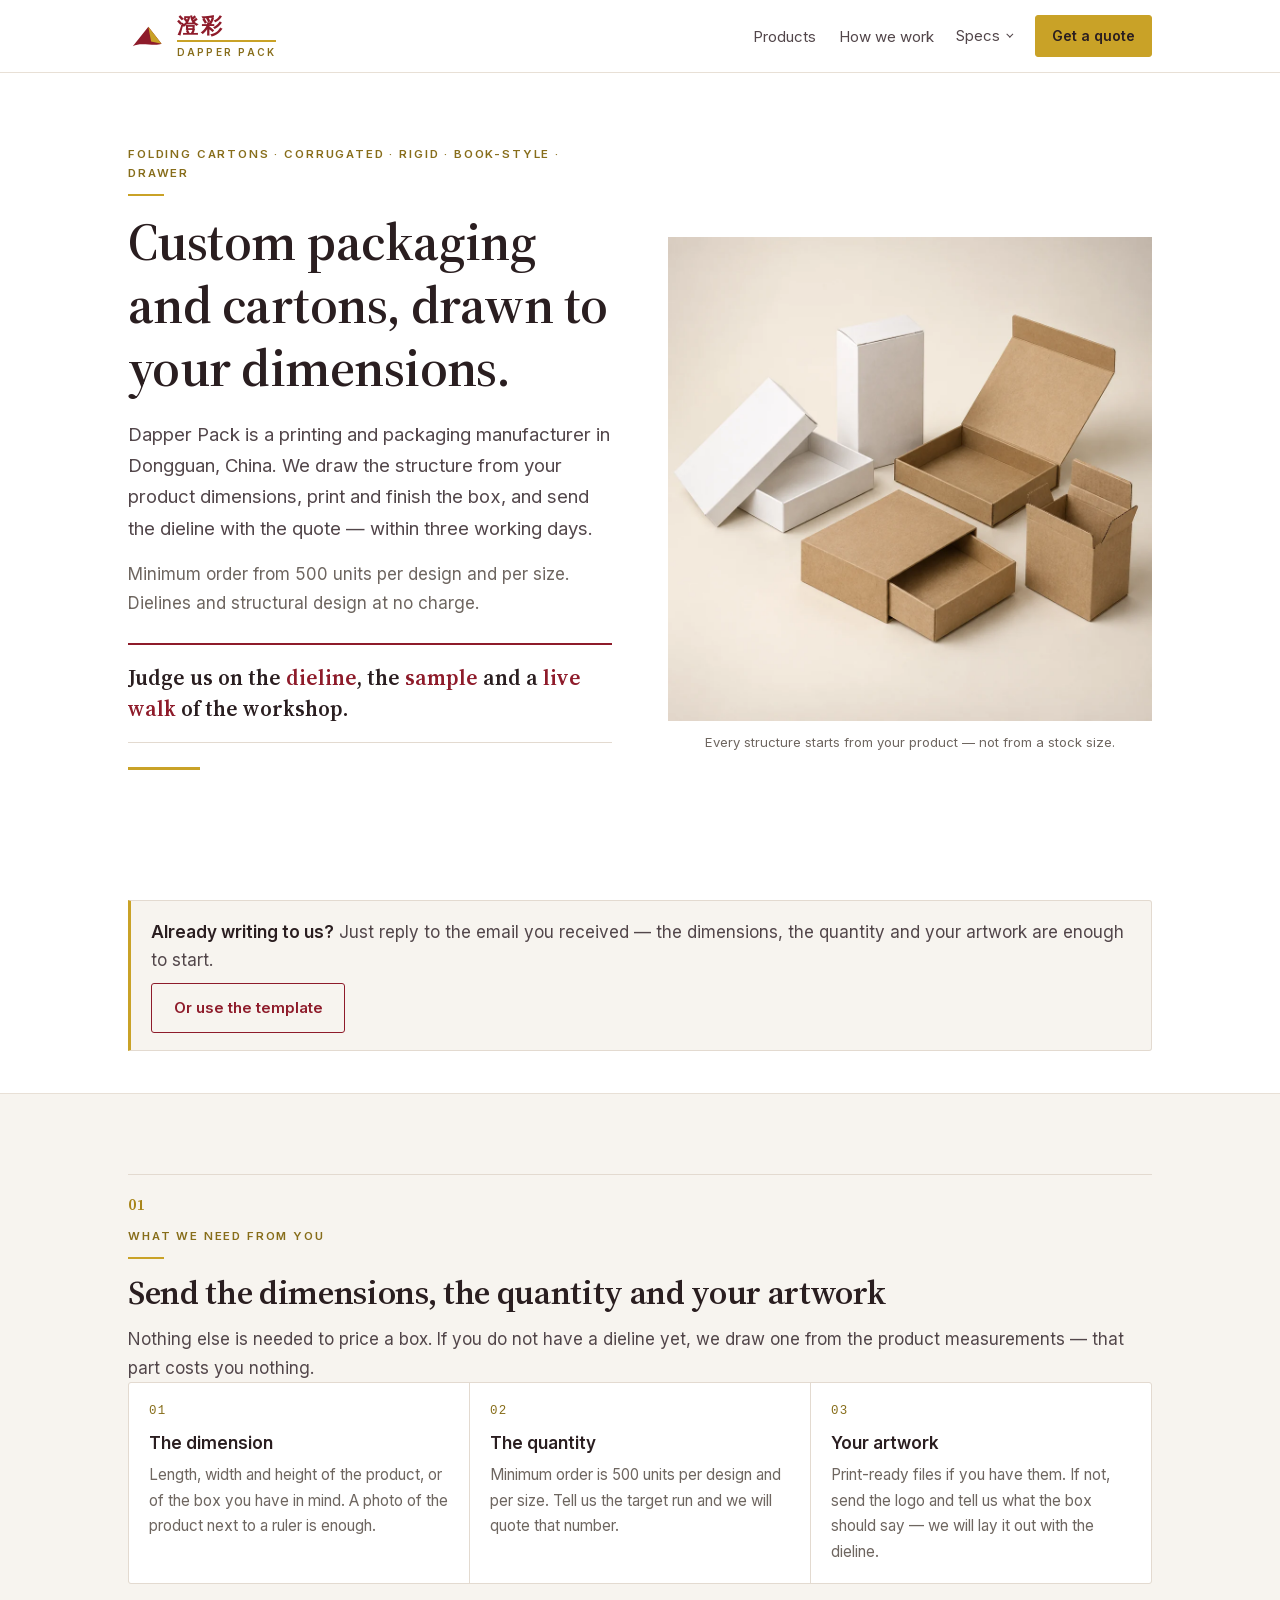
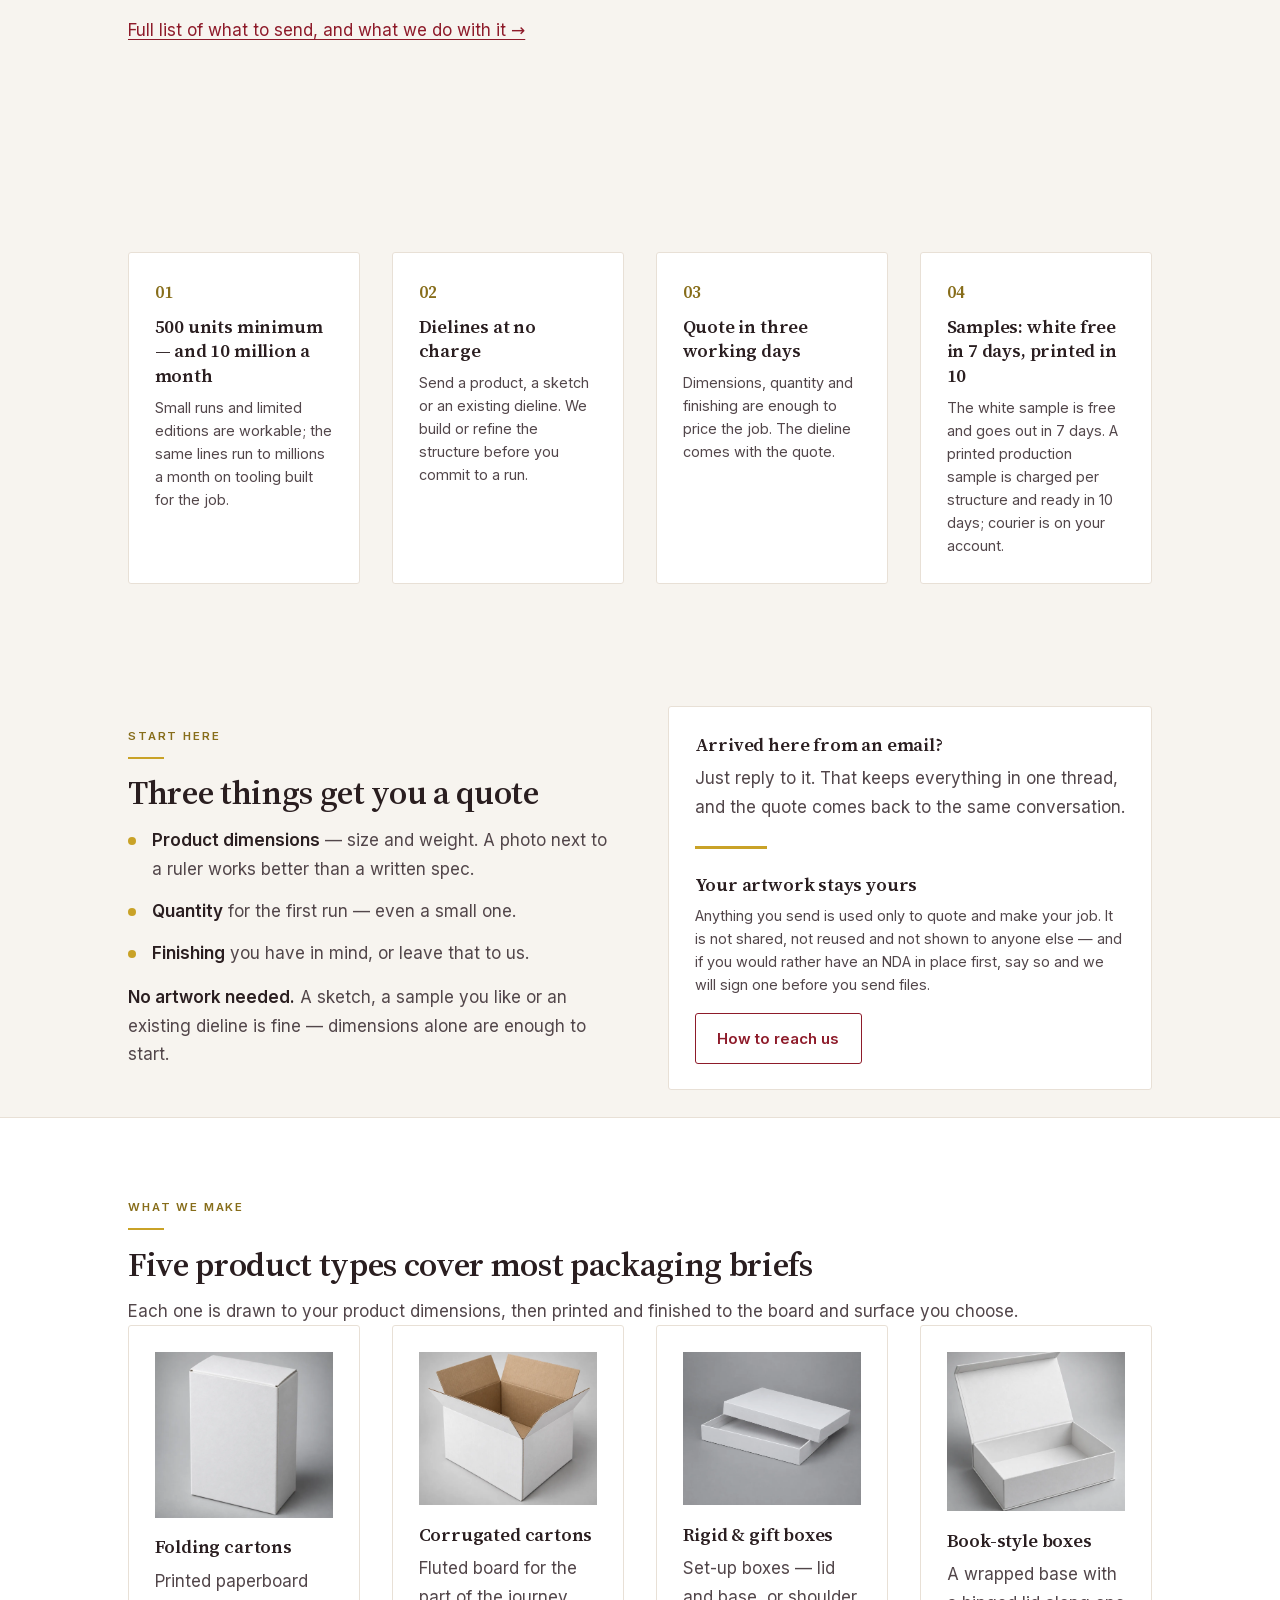
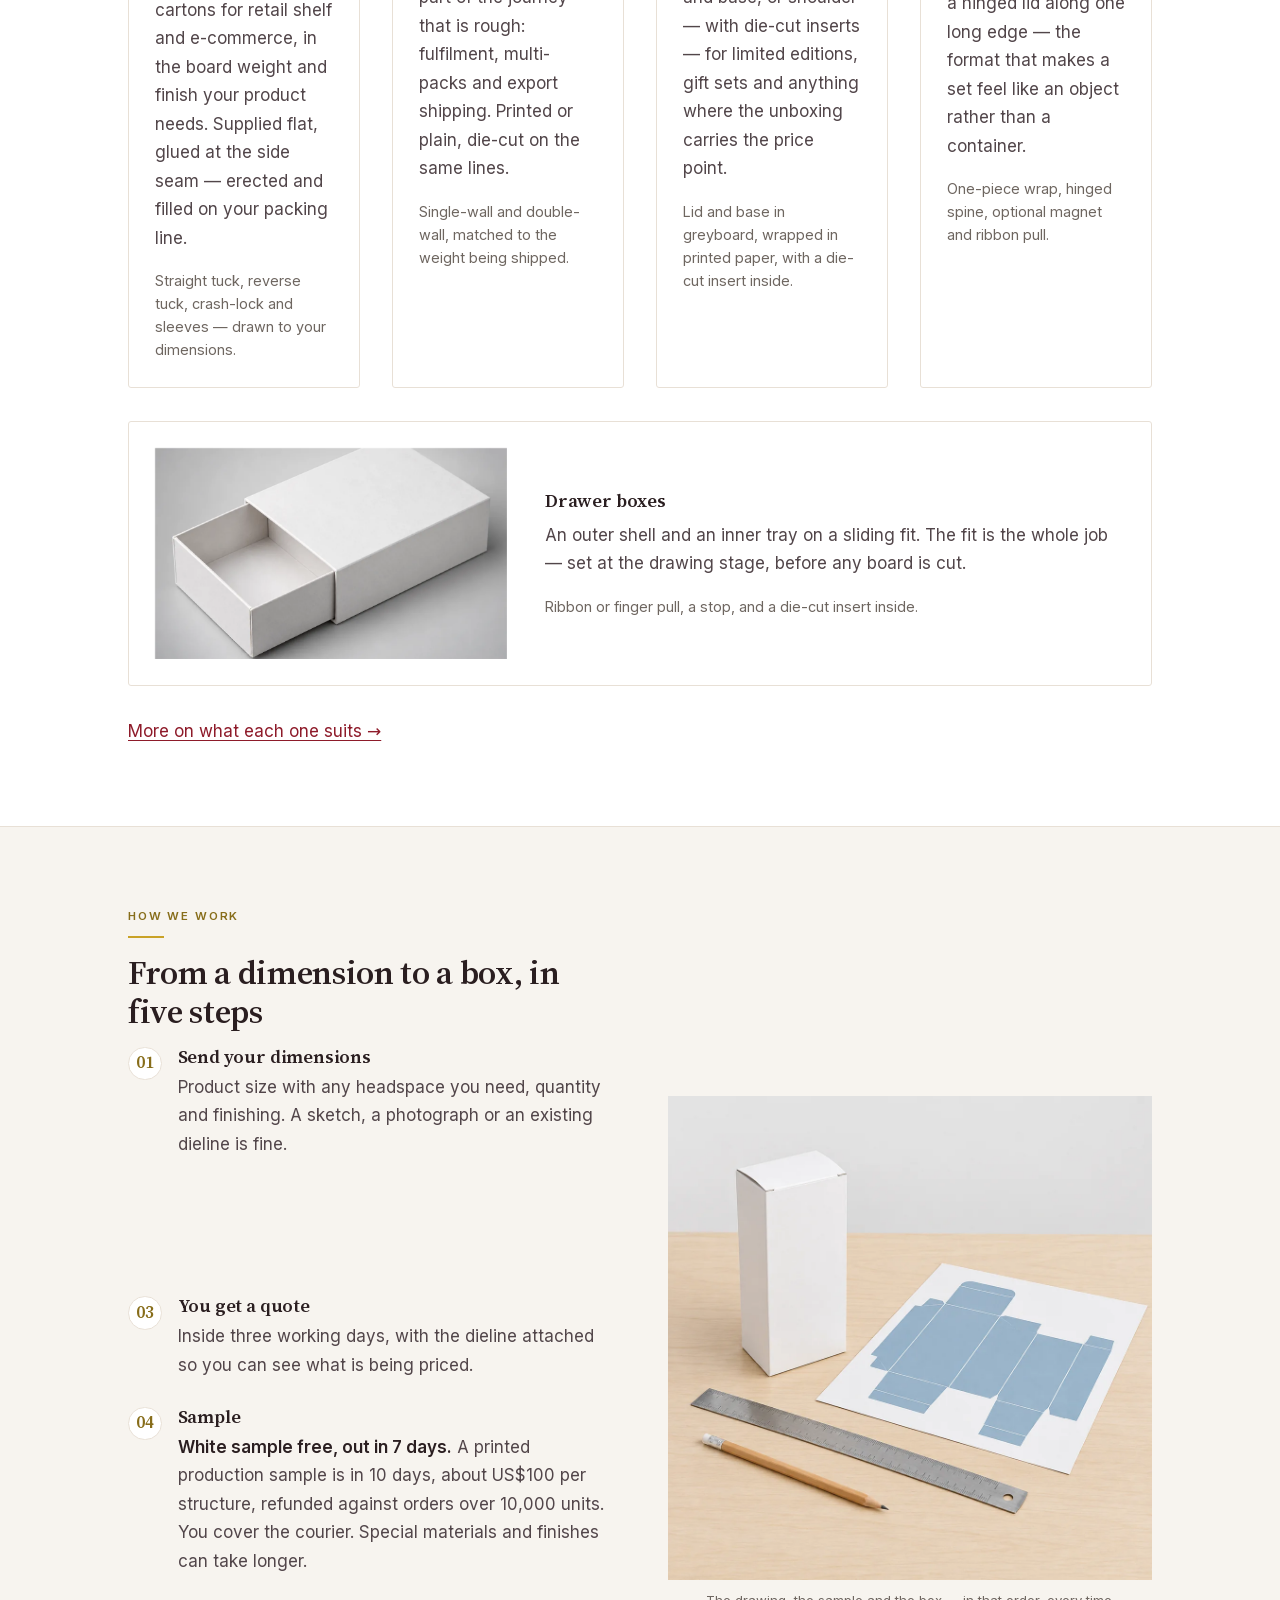
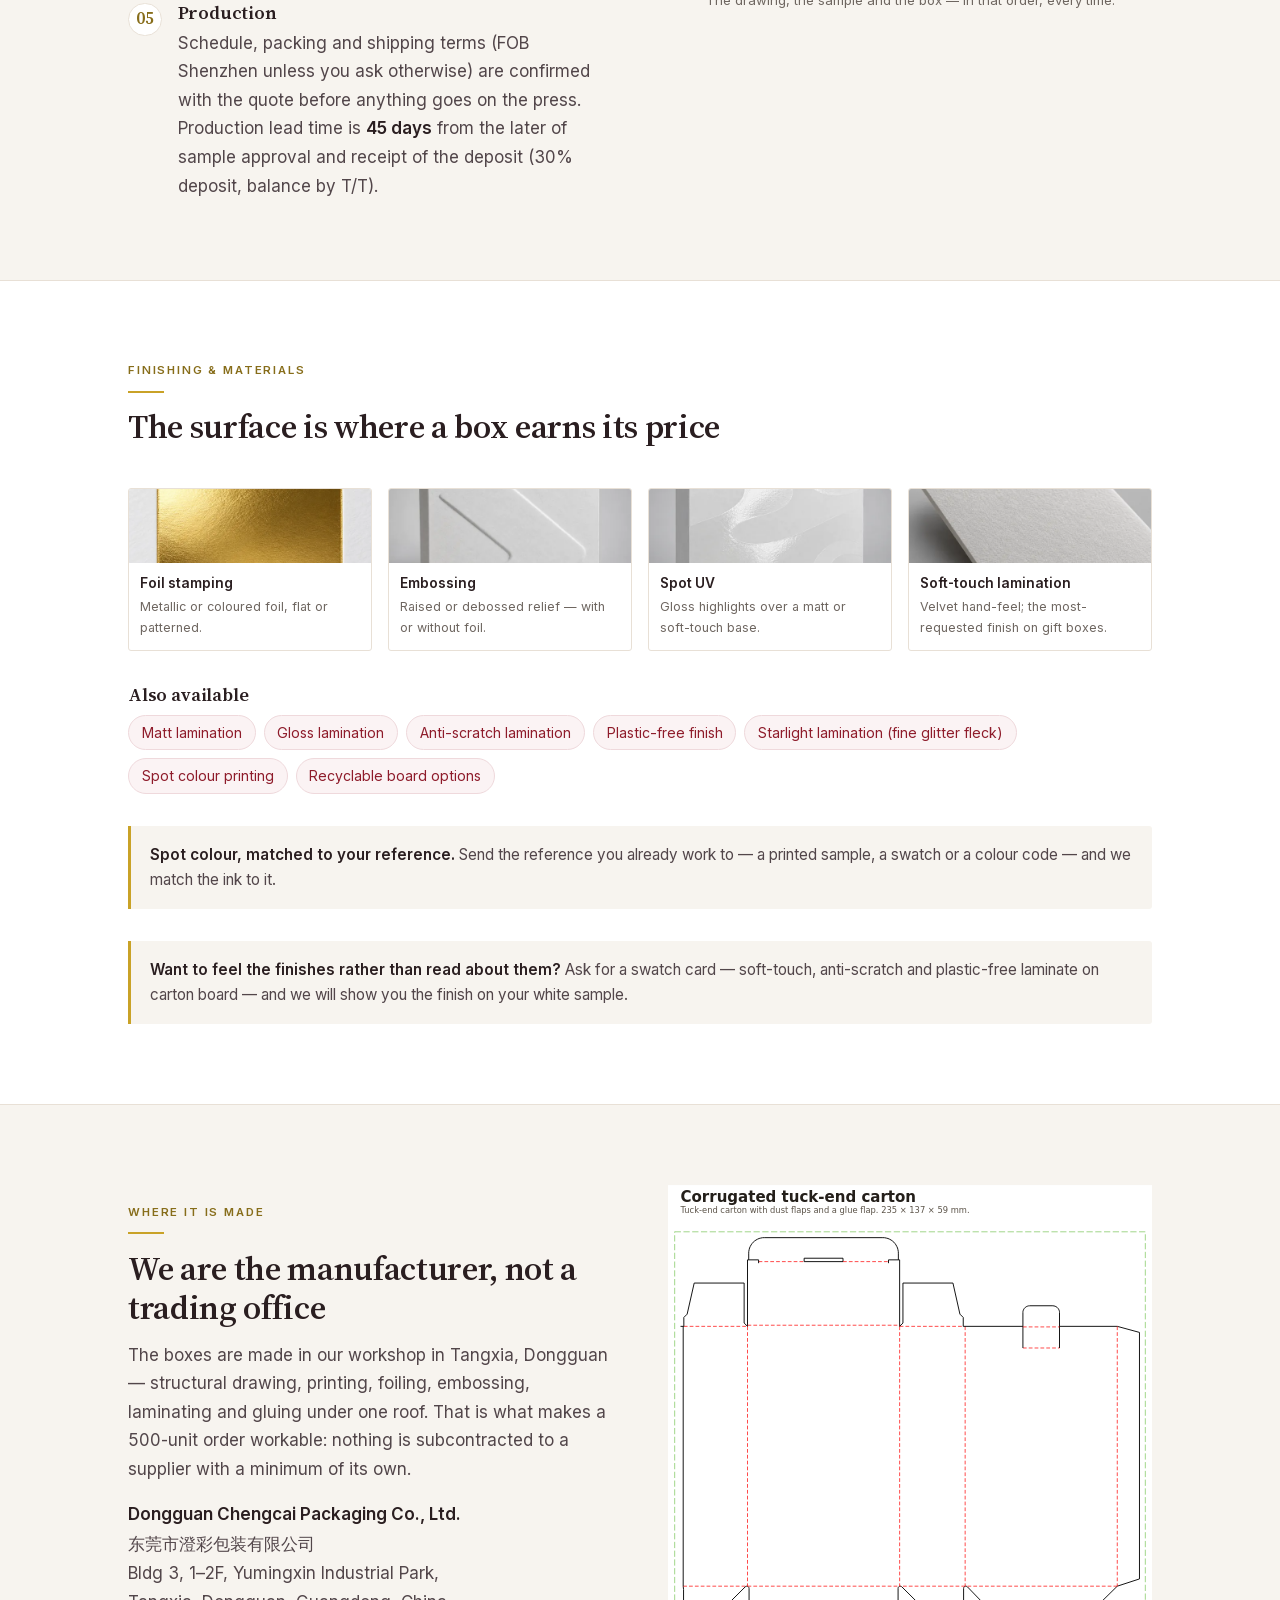
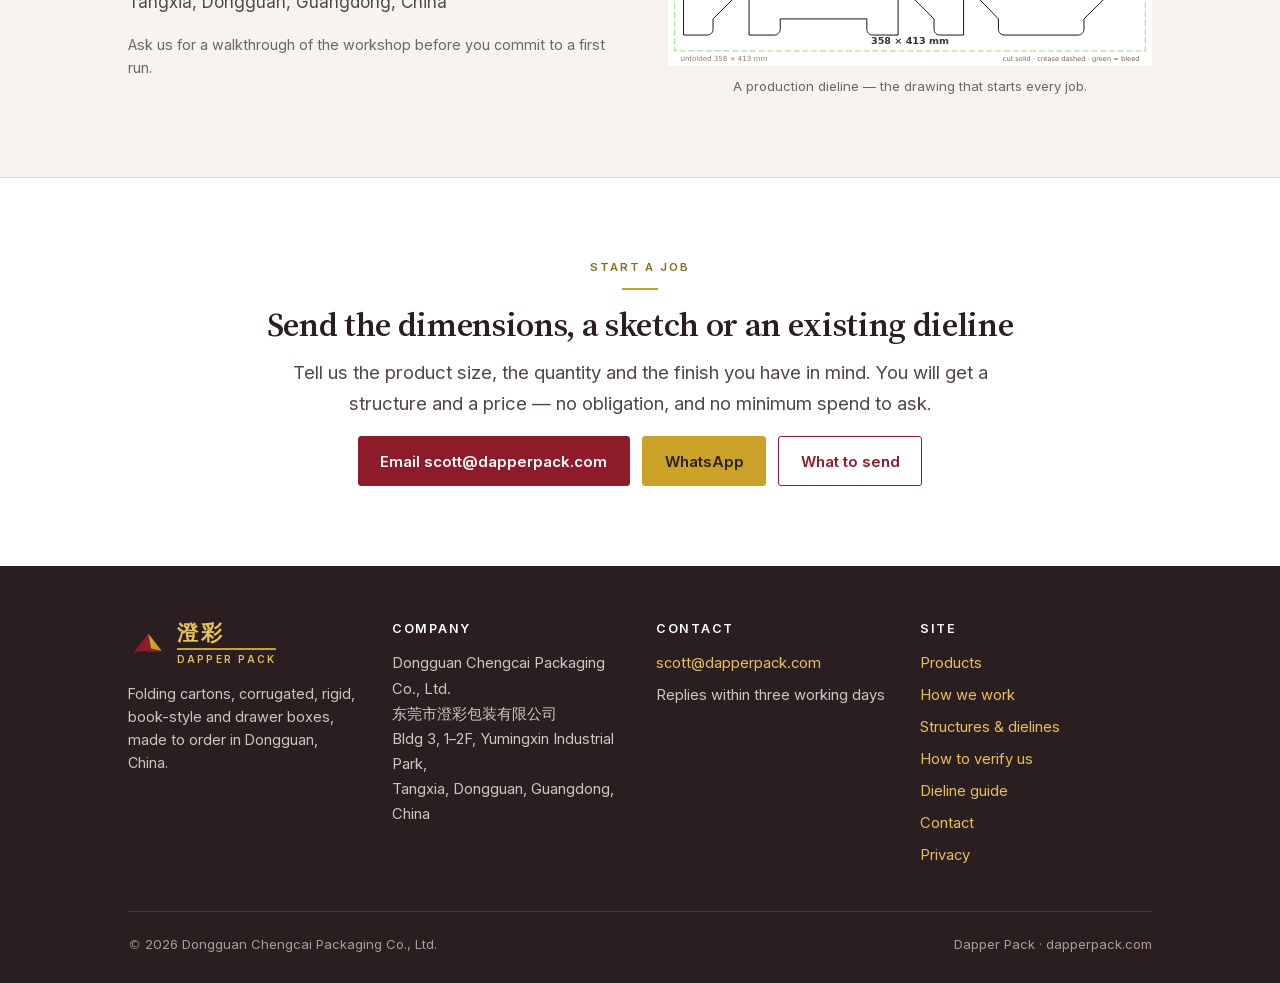
<file: index.html>
<!doctype html>
<html lang="en">
<head>
<meta charset="utf-8">
<meta name="viewport" content="width=device-width, initial-scale=1">
<title>Dapper Pack — folding cartons, corrugated &amp; rigid boxes</title>
<meta name="description" content="Packaging manufacturer in Dongguan, China — folding cartons, corrugated, rigid, book-style and drawer boxes. From 500 units to 10 million a month.">
<link rel="canonical" href="https://dapperpack.com/">
<meta name="theme-color" content="#8E1B2A">
<link rel="icon" href="favicon.svg" type="image/svg+xml">
<link rel="preload" href="assets/fonts/source-serif-4-600-latin.woff2" as="font" type="font/woff2" crossorigin><link rel="stylesheet" href="assets/css/site.css?v=fdad6ffea3">
<script src="assets/js/motion.js?v=35ffd58e37" defer></script>
<script src="assets/js/site.js?v=1f23f75200" defer></script>

<meta property="og:type" content="website">
<meta property="og:site_name" content="Dapper Pack">
<meta property="og:title" content="Dapper Pack — folding cartons, corrugated, rigid, book-style and drawer boxes, from 500 units to millions a month">
<meta property="og:description" content="Five product types on one site in Tangxia, Dongguan — structural drawing, printing, foiling, die-cutting and box forming in-house. Quotes within three working days.">
<meta property="og:url" content="https://dapperpack.com/">
<meta property="og:image" content="https://dapperpack.com/assets/img/og-index.jpg">
<meta name="twitter:card" content="summary_large_image">

<script type="application/ld+json">
{
  "@context": "https://schema.org",
  "@type": "Organization",
  "name": "Dapper Pack",
  "alternateName": "澄彩",
  "legalName": "Dongguan Chengcai Packaging Co., Ltd.",
  "url": "https://dapperpack.com/",
  "logo": "https://dapperpack.com/assets/img/mark-square.svg",
  "email": "scott@dapperpack.com",
  "description": "Packaging manufacturer making folding cartons, corrugated cartons, rigid boxes, book-style and drawer boxes — from 500 units to millions a month.",
  "address": {
    "@type": "PostalAddress",
    "streetAddress": "Bldg 3, 1–2F, Yumingxin Industrial Park, Tangxia",
    "addressLocality": "Dongguan",
    "addressRegion": "Guangdong",
    "addressCountry": "CN"
  },
  "contactPoint": {
    "@type": "ContactPoint",
    "contactType": "sales",
    "email": "scott@dapperpack.com",
    "availableLanguage": ["en", "zh"]
  }
}
</script>
</head>
<body>

<a class="skip" href="#main">Skip to content</a>

<header class="masthead">
  <div class="wrap masthead__inner">
    <a class="lockup" href="index.html" aria-label="Dapper Pack — home">
      <svg class="lockup__mark" viewBox="-96 -90 192 148" aria-hidden="true" focusable="false">
        <path class="mk-body" d="M -72 34 L 8 -66 L 76 22 C 36 38 -28 10 -72 34 Z"/>
        <path class="mk-wing" d="M 8 -66 L 76 22 L 22 10 Z"/>
      </svg>
      <span class="lockup__text">
        <span class="lockup__cn">澄彩</span>
        <span class="lockup__rule"></span>
        <span class="lockup__en">DAPPER PACK</span>
      </span>
    </a>

    <button class="nav__toggle" type="button" aria-expanded="false" aria-controls="site-nav">
      <span class="nav__toggle-bars" aria-hidden="true"></span>
      <span class="visually-hidden">Menu</span>
    </button>

    <nav class="nav" id="site-nav" aria-label="Site">
      <ul class="nav__list">
        <li><a class="nav__link" href="products.html">Products</a></li>
        <li><a class="nav__link" href="capabilities.html">How we work</a></li>
        <li class="nav__group">
          <details class="specmenu">
            <summary class="nav__link specmenu__summary">Specs<span class="specmenu__caret" aria-hidden="true"></span></summary>
            <ul class="specmenu__list">
              <li><a class="specmenu__link" href="reference.html">Structures &amp; dielines</a></li>
              <li><a class="specmenu__link" href="verify.html">How to verify us</a></li>
              <li><a class="specmenu__link" href="dieline-guide.html">What to send</a></li>
              <li><a class="specmenu__link" href="fact-sheet.html">One-page sheet</a></li>
            </ul>
          </details>
        </li>
      </ul>
      <a class="btn btn--gold btn--sm" href="contact.html">Get a quote</a>
    </nav>
  </div>
</header>

<main id="main">

  <div class="wrap">
    <div class="hero">
      <div class="hero__inner">
        <div>
          <p class="eyebrow">Folding cartons · Corrugated · Rigid · Book-style · Drawer</p>
          <h1>Custom packaging and cartons, drawn to your dimensions.</h1>
          <p class="lede">
            Dapper Pack is a printing and packaging manufacturer in Dongguan, China.
            We draw the structure from your product dimensions, print and finish the box,
            and send the dieline with the quote — within three working days.
          </p>
          <p class="muted">
            Minimum order from 500 units per design and per size. Dielines and structural design at no charge.
          </p>
          <p class="assertion">
            Judge us on the <strong>dieline</strong>, the <strong>sample</strong> and a
            <strong>live walk</strong> of the workshop.
          </p>
          <!-- TRUST SLOT: 车间实拍照片（用户拍摄、真实工厂）就位后，替换下方 process / manufacturer 区块的插画配图。 -->

          <hr class="rule-gold">
          <div class="btn-row">
            <a class="btn" href="contact.html">Request a quote</a>
            <a class="btn btn--ghost" href="products.html">See what we make</a>
          </div>
        </div>
        <figure class="hero__figure">
          <img src="assets/img/hero-structures.webp?v=5228253db1" width="1024" height="1024"
               alt="Studio visualisation of five unprinted packaging structures in white and kraft board: a rigid lid-and-base box with the lid off, a tuck-end carton, a book-style box with its lid open, a drawer box with the tray out, and a corrugated case with the flaps up. Visualisation, not a photograph of a delivered job.">
          <figcaption>Every structure starts from your product — not from a stock size.</figcaption>
        </figure>
      </div>
    </div>
  </div>

  <div class="wrap">
    <div class="replybar">
      <p>
        <strong>Already writing to us?</strong> Just reply to the email you received — the
        dimensions, the quantity and your artwork are enough to start.
      </p>
      <a class="btn btn--ghost" href="contact.html">Or use the template</a>
    </div>
  </div>

  <section class="section section--paper" id="free-dieline">
    <div class="wrap numbered">
      <div class="section__head">
        <p class="eyebrow">What we need from you</p>
        <h2>Send the dimensions, the quantity and your artwork</h2>
        <p>
          Nothing else is needed to price a box. If you do not have a dieline yet, we draw one
          from the product measurements — that part costs you nothing.
        </p>
      </div>

      <ul class="three">
        <li>
          <span class="three__num">01</span>
          <span class="three__title">The dimension</span>
          <p class="three__note">
            Length, width and height of the product, or of the box you have in mind.
            A photo of the product next to a ruler is enough.
          </p>
        </li>
        <li>
          <span class="three__num">02</span>
          <span class="three__title">The quantity</span>
          <p class="three__note">
            Minimum order is 500 units per design and per size. Tell us the target run and we
            will quote that number.
          </p>
        </li>
        <li>
          <span class="three__num">03</span>
          <span class="three__title">Your artwork</span>
          <p class="three__note">
            Print-ready files if you have them. If not, send the logo and tell us what the box
            should say — we will lay it out with the dieline.
          </p>
        </li>
      </ul>

      <p class="mt-2">
        <a href="dieline-guide.html">Full list of what to send, and what we do with it &rarr;</a>
      </p>
    </div>
  </section>

  <section class="section section--paper" id="runs-samples">
    <div class="wrap">
      <div class="grid grid--4">
        <div class="card">
          <span class="card__num">01</span>
          <h3><span data-count-to="500">500</span> units minimum — and 10 million a month</h3>
          <p class="small">Small runs and limited editions are workable; the same lines run to
            millions a month on tooling built for the job.</p>
        </div>
        <div class="card">
          <span class="card__num">02</span>
          <h3>Dielines at no charge</h3>
          <p class="small">Send a product, a sketch or an existing dieline. We build or refine the structure before you commit to a run.</p>
        </div>
        <div class="card">
          <span class="card__num">03</span>
          <h3>Quote in three working days</h3>
          <p class="small">Dimensions, quantity and finishing are enough to price the job. The dieline comes with the quote.</p>
        </div>
        <div class="card">
          <span class="card__num">04</span>
          <h3>Samples: white free in 7 days, printed in 10</h3>
          <p class="small">The white sample is free and goes out in 7 days. A printed production sample is
            charged per structure and ready in 10 days; courier is on your account.</p>
        </div>
      </div>
    </div>
  </section>

  <section class="section section--paper section--tight" id="how-to-start">
    <div class="wrap">
      <div class="split">
        <div>
          <p class="eyebrow">Start here</p>
          <h2>Three things get you a quote</h2>
          <ul class="facts">
            <li><strong>Product dimensions</strong> — size and weight. A photo next to a ruler
                works better than a written spec.</li>
            <li><strong>Quantity</strong> for the first run — even a small one.</li>
            <li><strong>Finishing</strong> you have in mind, or leave that to us.</li>
          </ul>
          <p class="mt-1">
            <strong>No artwork needed.</strong> A sketch, a sample you like or an existing dieline
            is fine — dimensions alone are enough to start.
          </p>
        </div>
        <div class="card">
          <h3>Arrived here from an email?</h3>
          <p>
            Just reply to it. That keeps everything in one thread, and the quote comes back to the
            same conversation.
          </p>
          <hr class="rule-gold">
          <h3>Your artwork stays yours</h3>
          <p class="small">
            Anything you send is used only to quote and make your job. It is not shared, not
            reused and not shown to anyone else — and if you would rather have an NDA in place
            first, say so and we will sign one before you send files.
          </p>
          <div class="btn-row mt-1">
            <a class="btn btn--ghost" href="contact.html">How to reach us</a>
          </div>
        </div>
      </div>
    </div>
  </section>

  <section class="section" id="five-product-types">
    <div class="wrap">
      <div class="section__head">
        <p class="eyebrow">What we make</p>
        <h2>Five product types cover most packaging briefs</h2>
        <p>
          Each one is drawn to your product dimensions, then printed and finished to the
          board and surface you choose.
        </p>
      </div>

      <div class="grid grid--5">
        <article class="card">
          <img src="assets/img/structure-folding-carton.webp?v=db8c4a5f09" width="1024" height="951" loading="lazy"
               alt="Studio illustration of a straight tuck end folding carton. Illustration, not a specification.">
          <h3 class="mt-1">Folding cartons</h3>
          <p>
            Printed paperboard cartons for retail shelf and e-commerce, in the board weight
            and finish your product needs. Supplied flat, glued at the side seam — erected and filled on your packing line.
          </p>
          <p class="small muted">Straight tuck, reverse tuck, crash-lock and sleeves — drawn to your dimensions.</p>
        </article>

        <article class="card">
          <img src="assets/img/structure-corrugated.webp?v=7353bea947" width="1024" height="879" loading="lazy"
               alt="Studio illustration of a crash-lock bottom folding carton. Illustration, not a specification.">
          <h3 class="mt-1">Corrugated cartons</h3>
          <p>
            Fluted board for the part of the journey that is rough: fulfilment, multi-packs
            and export shipping. Printed or plain, die-cut on the same lines.
          </p>
          <p class="small muted">Single-wall and double-wall, matched to the weight being shipped.</p>
        </article>

        <article class="card">
          <img src="assets/img/structure-rigid.webp?v=5f0988f3aa" width="1024" height="879" loading="lazy"
               alt="Studio illustration of a rigid lid-and-base box with the lid resting ajar on the base, both plain unprinted white. Illustration, not a specification.">
          <h3 class="mt-1">Rigid &amp; gift boxes</h3>
          <p>
            Set-up boxes — lid and base, or shoulder — with die-cut inserts — for limited editions, gift sets and
            anything where the unboxing carries the price point.
          </p>
          <p class="small muted">Lid and base in greyboard, wrapped in printed paper, with a die-cut insert inside.</p>
        </article>

        <article class="card">
          <img src="assets/img/structure-bookstyle.webp?v=f141f0c44b" width="1024" height="913" loading="lazy"
               alt="Studio illustration of a book-style box with the magnetic flap open. Illustration, not a specification.">
          <h3 class="mt-1">Book-style boxes</h3>
          <p>
            A wrapped base with a hinged lid along one long edge — the format that makes a set
            feel like an object rather than a container.
          </p>
          <p class="small muted">One-piece wrap, hinged spine, optional magnet and ribbon pull.</p>
        </article>

        <article class="card card--wide">
          <img src="assets/img/structure-drawer.webp?v=2a6bd87f32" width="1024" height="615" loading="lazy"
               alt="Studio illustration of a drawer box with the tray pulled part of the way out of its sleeve. Illustration, not a specification.">
          <div class="card__body">
            <h3>Drawer boxes</h3>
            <p>
              An outer shell and an inner tray on a sliding fit. The fit is the whole job — set at
              the drawing stage, before any board is cut.
            </p>
            <p class="small muted">Ribbon or finger pull, a stop, and a die-cut insert inside.</p>
          </div>
        </article>
      </div>

      <p class="mt-2"><a href="products.html">More on what each one suits &rarr;</a></p>
    </div>
  </section>

  <section class="section section--paper" id="process">
    <div class="wrap">
      <div class="split">
        <div>
          <p class="eyebrow">How we work</p>
          <h2>From a dimension to a box, in five steps</h2>
          <ol class="steps">
            <li>
              <h3>Send your dimensions</h3>
              <p>Product size with any headspace you need, quantity and finishing. A sketch, a
                 photograph or an existing dieline is fine.</p>
            </li>
            <li>
              <h3>We draw the dieline</h3>
              <p>Structural drawing included, so the fit is checked before artwork and tooling.</p>
            </li>
            <li>
              <h3>You get a quote</h3>
              <p>Inside three working days, with the dieline attached so you can see what is being priced.</p>
            </li>
            <li>
              <h3>Sample</h3>
              <p><strong>White sample free, out in 7 days.</strong> A printed production sample is
                in 10 days, about US$100 per structure, refunded against orders over 10,000 units. You
                cover the courier. Special materials and
                 finishes can take longer.</p>
            </li>
            <li>
              <h3>Production</h3>
              <p>Schedule, packing and shipping terms (FOB Shenzhen unless you ask otherwise) are
                 confirmed with the quote before anything
                 goes on the press. Production lead time is <strong>45 days</strong> from the later of sample approval and
                 receipt of the deposit (30% deposit, balance by T/T).</p>
            </li>
          </ol>
        </div>
        <figure class="hero__figure">
          <img src="assets/img/steps-workbench.webp?v=5d00dc8440" width="1024" height="1024" loading="lazy"
               alt="Studio illustration of a white sample carton standing on a workbench beside a folded carton dieline, with a steel ruler and a pencil. Illustration, not a specification.">
          <figcaption>The drawing, the sample and the box — in that order, every time.</figcaption>
        </figure>
      </div>
    </div>
  </section>

  <section class="section" id="surface-finishes">
    <div class="wrap">
      <div class="section__head">
        <p class="eyebrow">Finishing &amp; materials</p>
        <h2>The surface is where a box earns its price</h2>
        <p>
          Ask for any of these on the quote; we will tell you what suits the artwork, the board
          and the run size.
        </p>
      </div>

      <ul class="swatches">
        <li class="swatch">
          <img class="swatch__chip" src="assets/img/finish-foil.webp?v=4811f6a6d2" width="600" height="450" loading="lazy"
               alt="Macro illustration: a crisp-edged gold foil block stamped on unprinted white board.">
          <div class="swatch__name">Foil stamping</div>
          <div class="swatch__note">Metallic or coloured foil, flat or patterned.</div>
        </li>
        <li class="swatch">
          <img class="swatch__chip" src="assets/img/finish-emboss.webp?v=c0cf7e1af3" width="600" height="450" loading="lazy"
               alt="Macro illustration: a blind-embossed shape in unprinted white board, lit from a low angle.">
          <div class="swatch__name">Embossing</div>
          <div class="swatch__note">Raised or debossed relief — with or without foil.</div>
        </li>
        <li class="swatch">
          <img class="swatch__chip" src="assets/img/finish-spotuv.webp?v=6fcf4749b5" width="600" height="450" loading="lazy"
               alt="Macro illustration: a gloss spot-UV pattern catching the light over a matt white board.">
          <div class="swatch__name">Spot UV</div>
          <div class="swatch__note">Gloss highlights over a matt or soft-touch base.</div>
        </li>
        <li class="swatch">
          <img class="swatch__chip" src="assets/img/finish-softtouch.webp?v=3f844564de" width="600" height="450" loading="lazy"
               alt="Macro illustration: the velvet surface of soft-touch lamination on unprinted white board.">
          <div class="swatch__name">Soft-touch lamination</div>
          <div class="swatch__note">Velvet hand-feel; the most-requested finish on gift boxes.</div>
        </li>
      </ul>

      <h3 class="mt-2">Also available</h3>
      <ul class="pills">
        <li>Matt lamination</li>
        <li>Gloss lamination</li>
        <li>Anti-scratch lamination</li>
        <li>Plastic-free finish</li>
        <li>Starlight lamination (fine glitter fleck)</li>
        <li>Spot colour printing</li>
        <li>Recyclable board options</li>
      </ul>

      <div class="note mt-2">
        <strong>Spot colour, matched to your reference.</strong>
        Send the reference you already work to — a printed sample, a swatch or a colour code —
        and we match the ink to it.
      </div>

      <div class="note mt-2">
        <strong>Want to feel the finishes rather than read about them?</strong>
        Ask for a swatch card — soft-touch, anti-scratch and plastic-free laminate on carton
        board — and we will show you the finish on your white sample.
      </div>
    </div>
  </section>

  <section class="section section--paper" id="manufacturer">
    <div class="wrap">
      <div class="split">
        <div>
          <p class="eyebrow">Where it is made</p>
          <h2>We are the manufacturer, not a trading office</h2>
          <p>
            The boxes are made in our workshop in Tangxia, Dongguan — structural drawing,
            printing, foiling, embossing, laminating and gluing under one roof. That is what makes
            a 500-unit order workable: nothing is subcontracted to a supplier with a minimum of its own.
          </p>
          <address class="mt-1">
            <strong>Dongguan Chengcai Packaging Co., Ltd.</strong><br>
            东莞市澄彩包装有限公司<br>
            Bldg 3, 1–2F, Yumingxin Industrial Park,<br>
            Tangxia, Dongguan, Guangdong, China
          </address>
          <p class="small muted mt-1">
            Ask us for a walkthrough of the workshop before you commit to a first run.
          </p>
        </div>
        <figure class="hero__figure">
          <a class="dieline-zoom" href="assets/img/dieline-corrugated.svg?v=fe2ec46b6c" target="_blank" rel="noopener" title="Open the dieline at full size"><img src="assets/img/dieline-corrugated.svg?v=fe2ec46b6c" width="1160" height="1153" loading="lazy"
               alt="Production dieline of a corrugated tuck-end carton, 358 × 413 mm unfolded: black solid cut lines, red dashed creases, green dashed bleed frame."></a>
          <figcaption>A production dieline — the drawing that starts every job.</figcaption>
        </figure>
      </div>
    </div>
  </section>

  <section class="section" id="get-quote">
    <div class="wrap center">
      <p class="eyebrow">Start a job</p>
      <h2>Send the dimensions, a sketch or an existing dieline</h2>
      <p class="lede lede--center">
        Tell us the product size, the quantity and the finish you have in mind. You will get a
        structure and a price — no obligation, and no minimum spend to ask.
      </p>
      <div class="btn-row btn-row--center">
        <a class="btn" href="mailto:scott@dapperpack.com?subject=Quote%20request%20%E2%80%94%20packaging">Email scott@dapperpack.com</a>
        <a class="btn btn--gold" href="https://wa.me/8613510030955?text=Hello%20Dapper%20Pack">WhatsApp</a>
        <a class="btn btn--ghost" href="dieline-guide.html">What to send</a>
      </div>
    </div>
  </section>

</main>

<footer class="footer">
  <div class="wrap">
    <div class="footer__grid">
      <div>
        <span class="lockup lockup--reverse">
          <svg class="lockup__mark" viewBox="-96 -90 192 148" aria-hidden="true" focusable="false">
            <path class="mk-body" d="M -72 34 L 8 -66 L 76 22 C 36 38 -28 10 -72 34 Z"/>
            <path class="mk-wing" d="M 8 -66 L 76 22 L 22 10 Z"/>
          </svg>
          <span class="lockup__text">
            <span class="lockup__cn">澄彩</span>
            <span class="lockup__rule"></span>
            <span class="lockup__en">DAPPER PACK</span>
          </span>
        </span>
        <p class="small mt-1">Folding cartons, corrugated, rigid, book-style and drawer boxes, made to order in Dongguan, China.</p>
      </div>
      <div>
        <h4>Company</h4>
        <address>
          Dongguan Chengcai Packaging Co., Ltd.<br>
          东莞市澄彩包装有限公司<br>
          Bldg 3, 1–2F, Yumingxin Industrial Park,<br>
          Tangxia, Dongguan, Guangdong, China
        </address>
      </div>
      <div>
        <h4>Contact</h4>
        <ul>
          <li><a href="mailto:scott@dapperpack.com">scott@dapperpack.com</a></li>
          <li>Replies within three working days</li>
        </ul>
      </div>
      <div>
        <h4>Site</h4>
        <ul>
          <li><a href="products.html">Products</a></li>
          <li><a href="capabilities.html">How we work</a></li>
          <li><a href="reference.html">Structures &amp; dielines</a></li>
          <li><a href="verify.html">How to verify us</a></li>
          <li><a href="dieline-guide.html">Dieline guide</a></li>
          <li><a href="contact.html">Contact</a></li>
          <li><a href="privacy.html">Privacy</a></li>
        </ul>
      </div>
    </div>
    <div class="footer__legal">
      <span>&copy; <span data-year>2026</span> Dongguan Chengcai Packaging Co., Ltd.</span>
      <span>Dapper Pack &middot; dapperpack.com</span>
    </div>
  </div>
</footer>

</body>
</html>
</file>
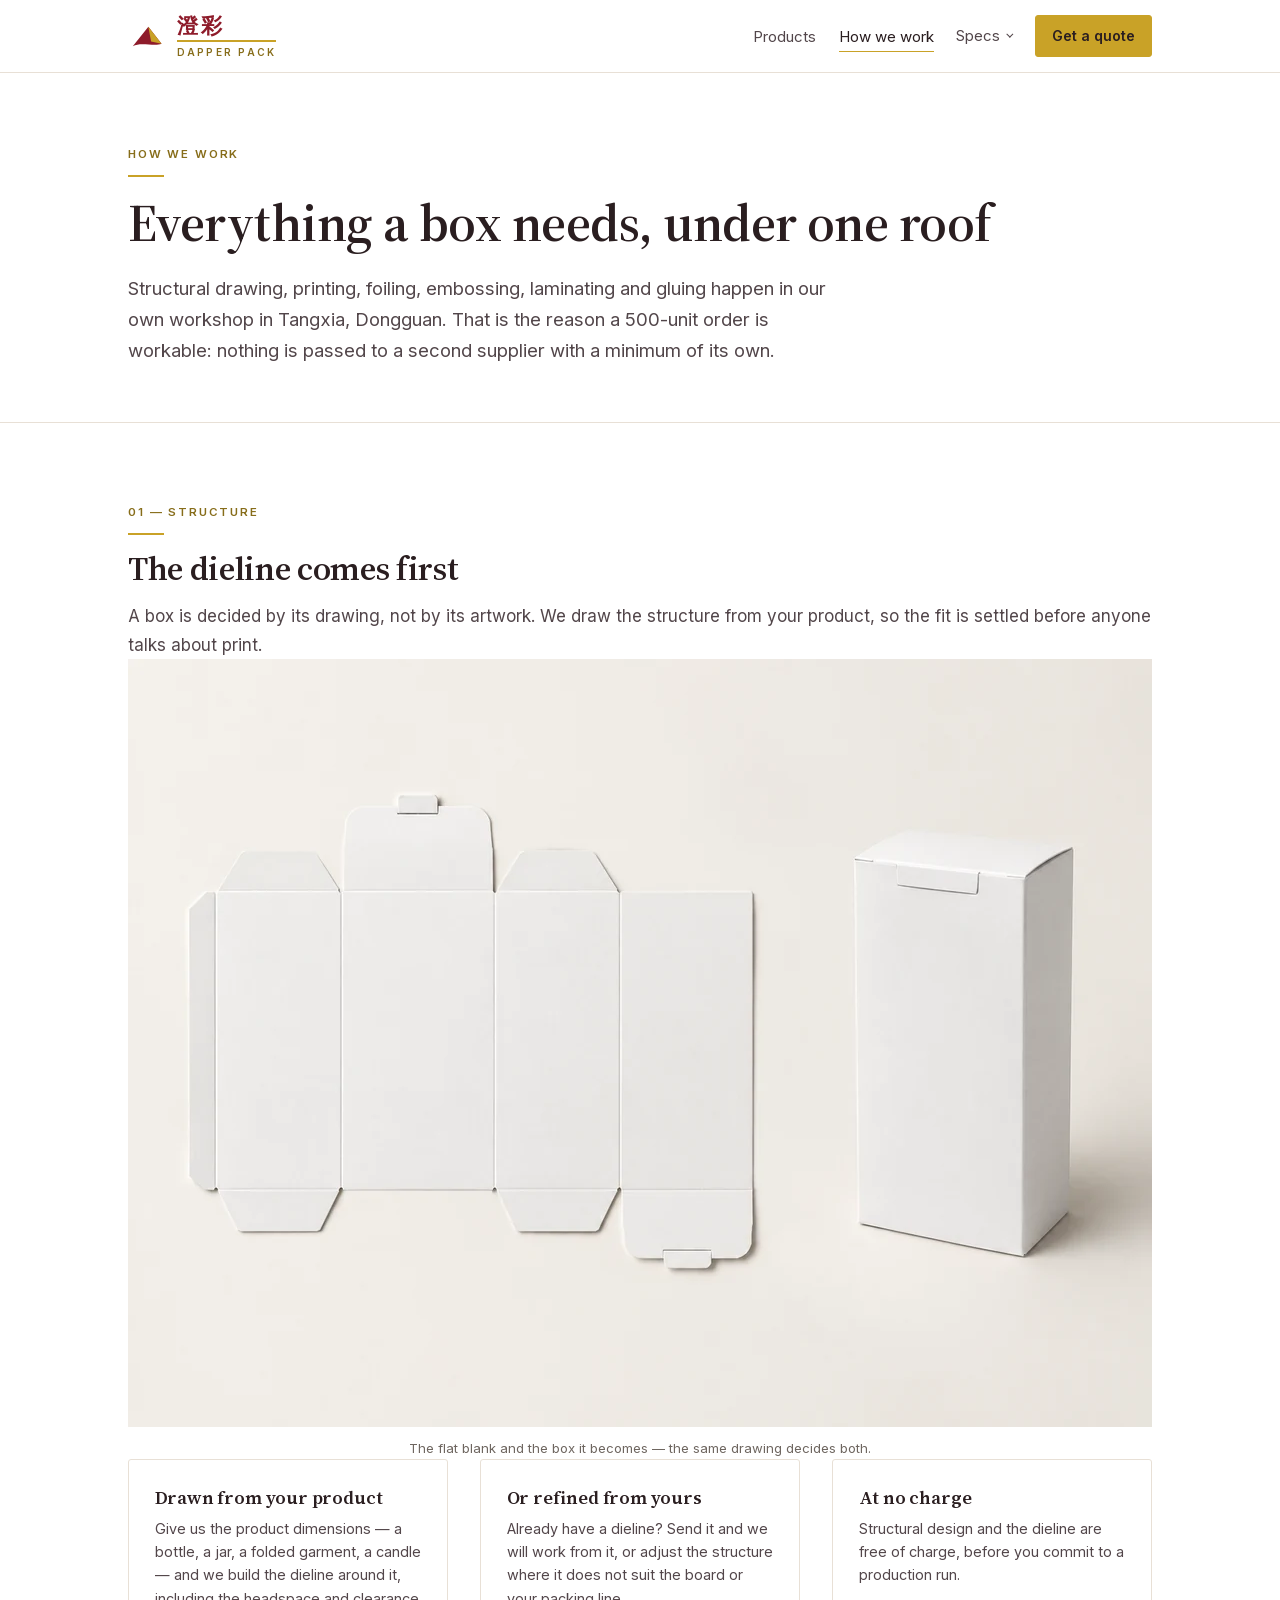
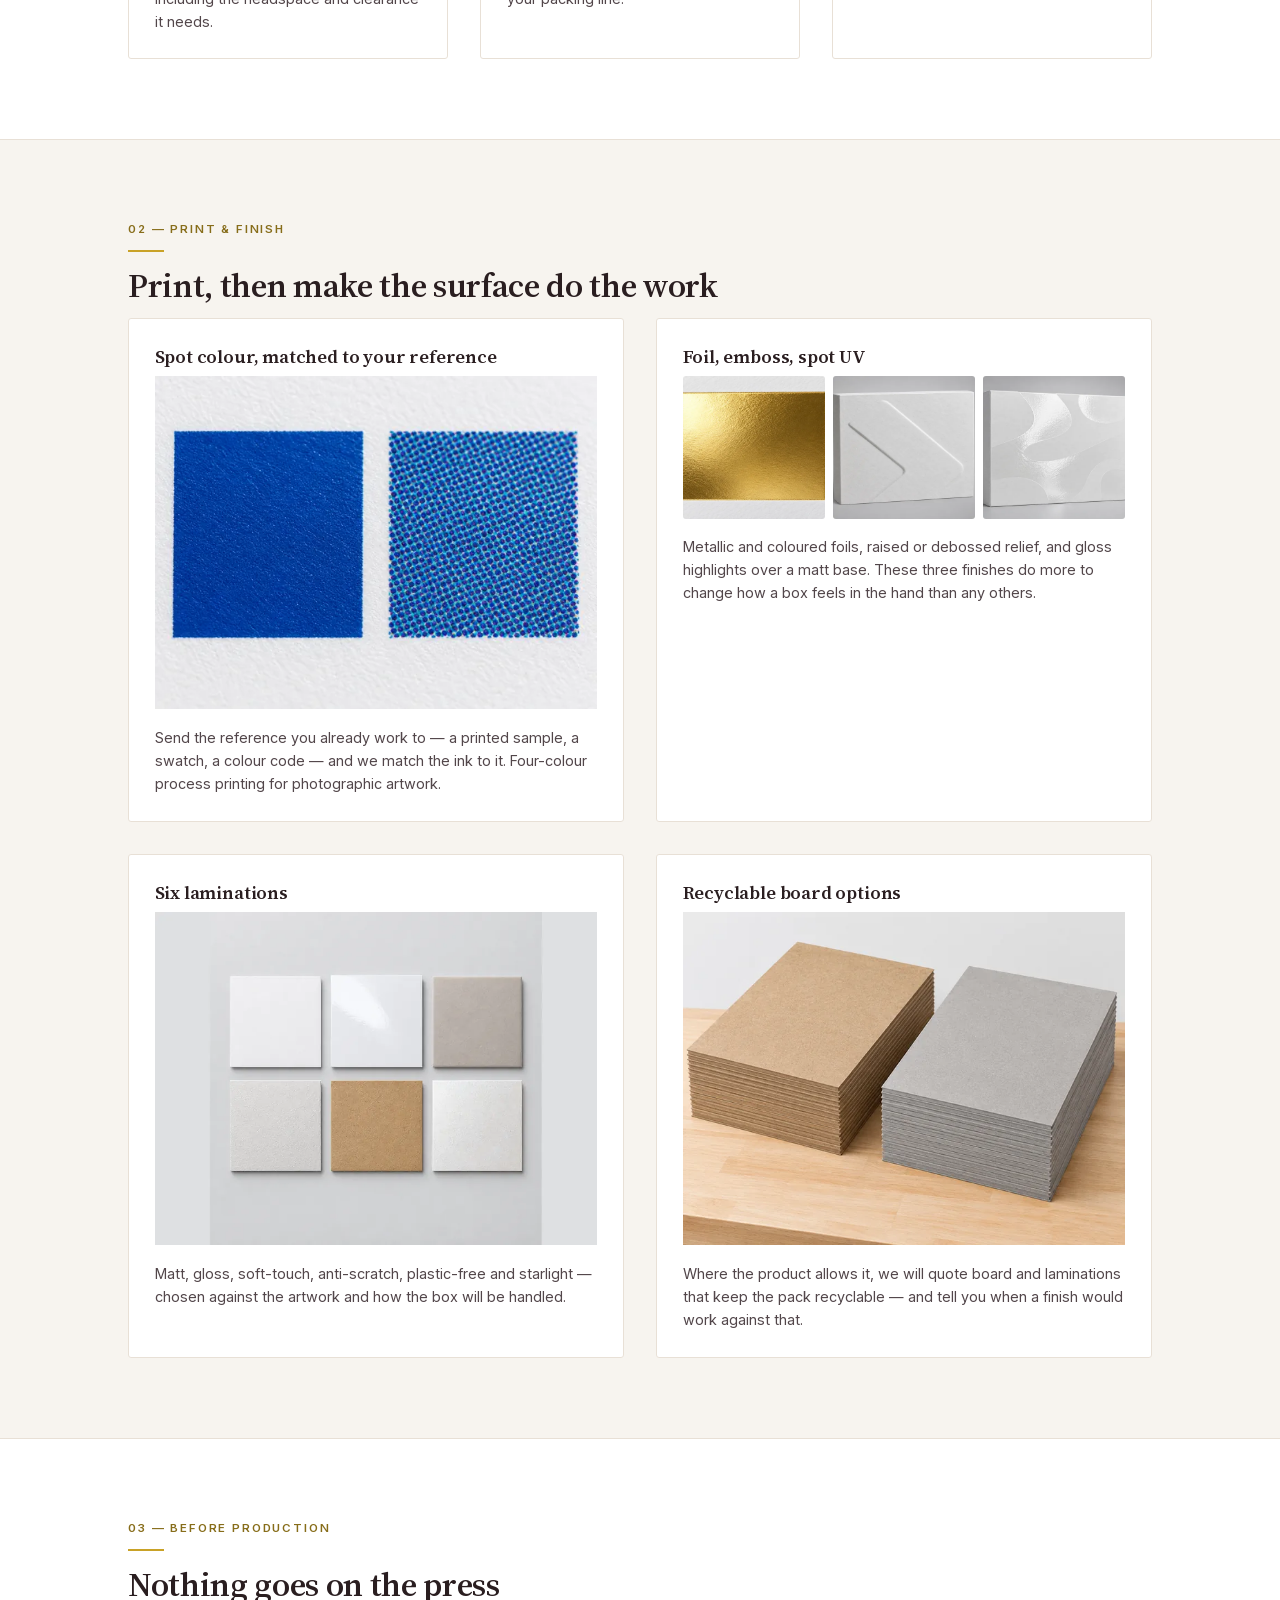
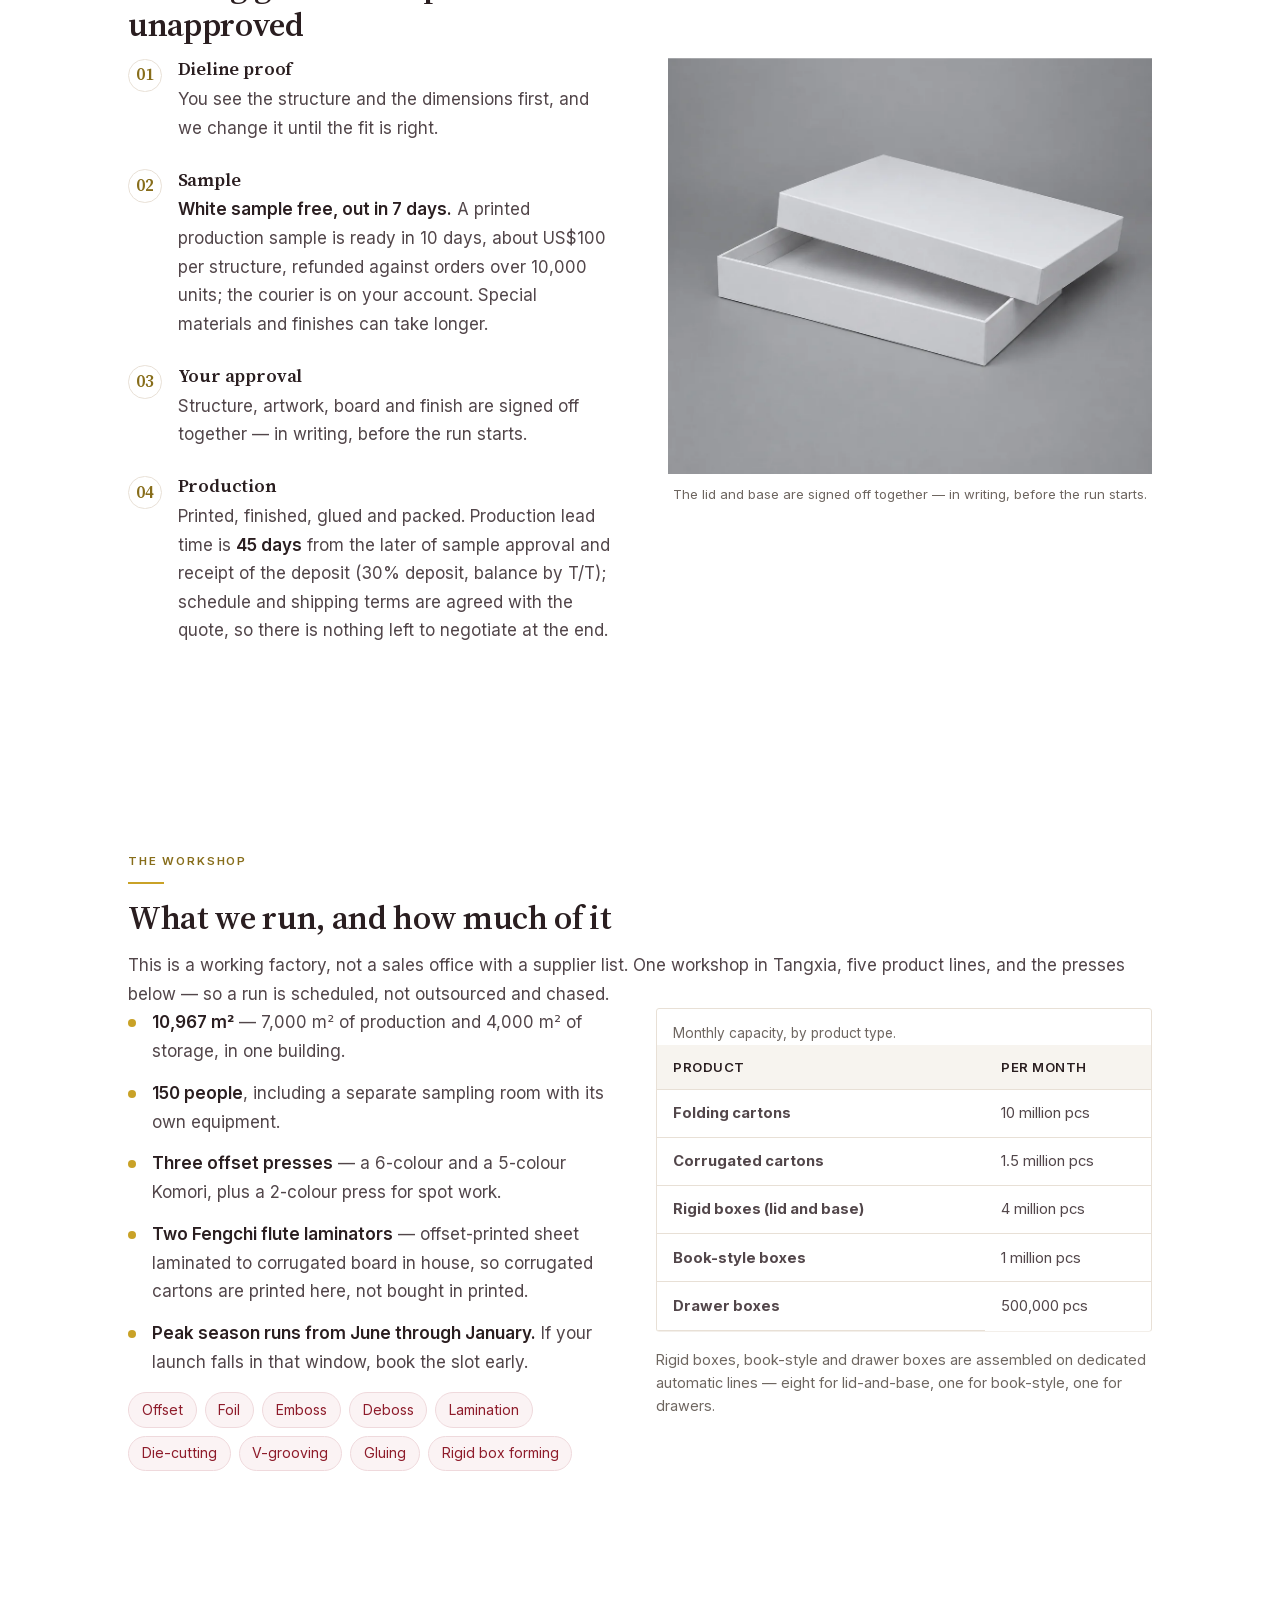
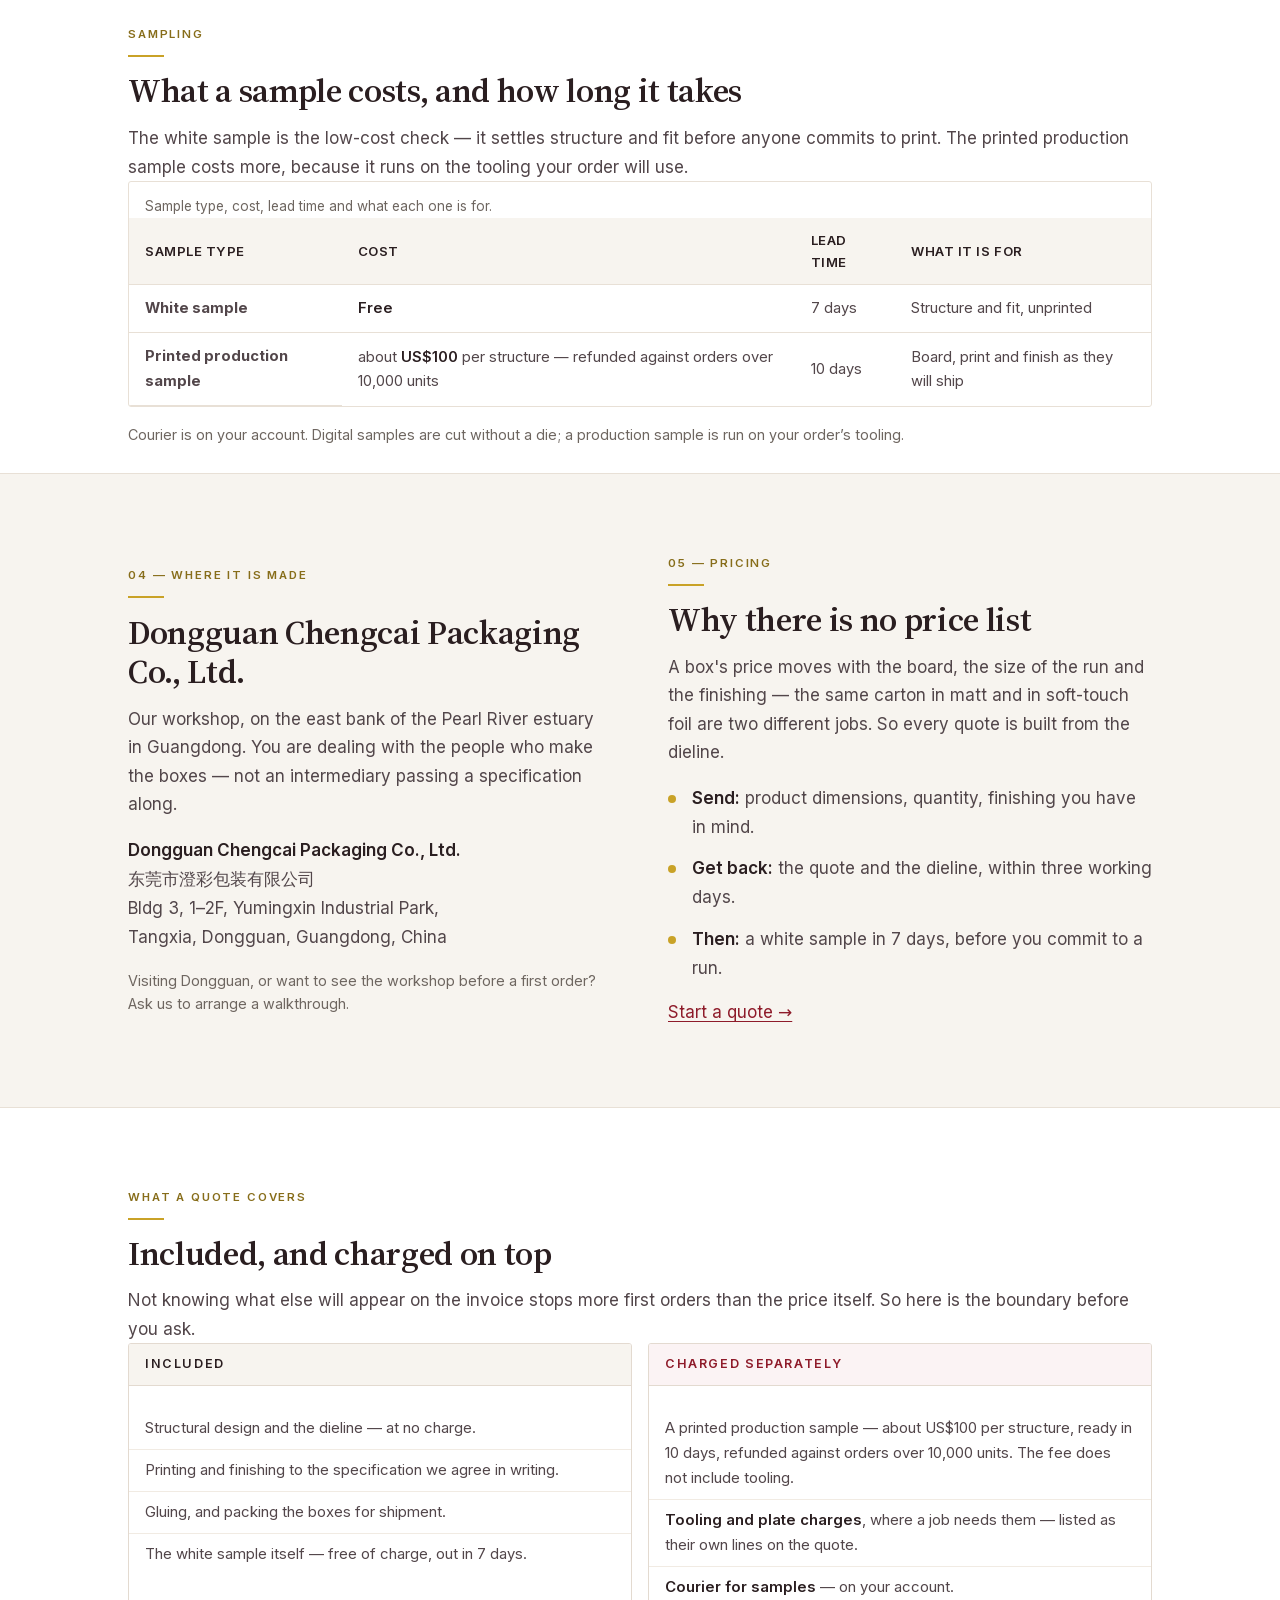
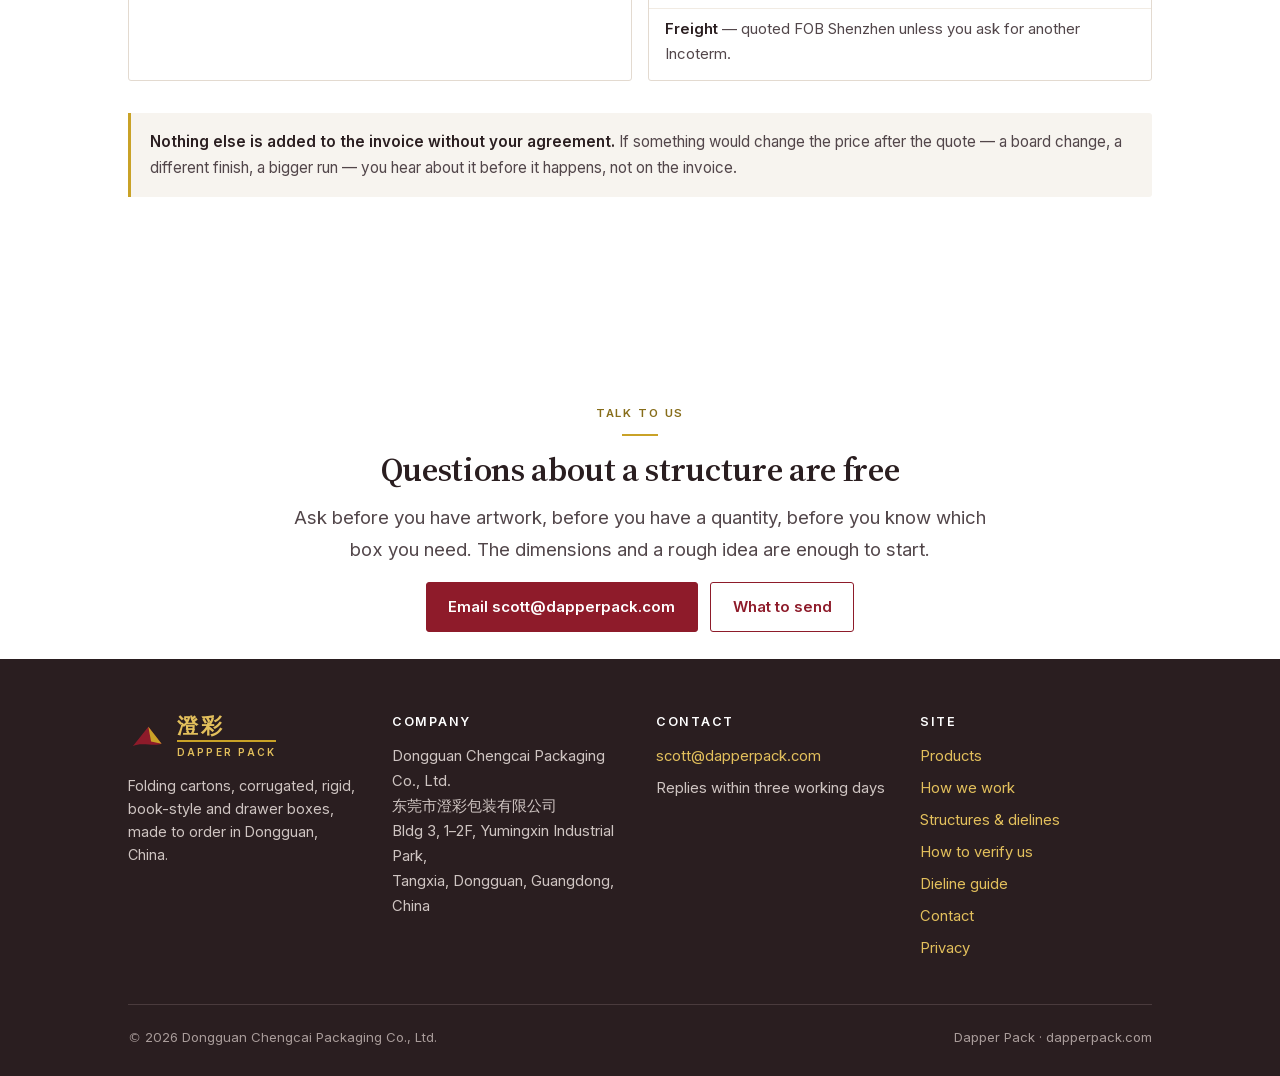
<file: capabilities.html>
<!doctype html>
<html lang="en">
<head>
<meta charset="utf-8">
<meta name="viewport" content="width=device-width, initial-scale=1">
<title>How we work — design, print and finish | Dapper Pack</title>
<meta name="description" content="How a job runs: the dieline is drawn from your product dimensions, the structure is sampled before production, and quotes come back in three working days.">
<link rel="canonical" href="https://dapperpack.com/capabilities.html">
<meta name="theme-color" content="#8E1B2A">
<link rel="icon" href="favicon.svg" type="image/svg+xml">
<link rel="preload" href="assets/fonts/source-serif-4-600-latin.woff2" as="font" type="font/woff2" crossorigin><link rel="stylesheet" href="assets/css/site.css?v=fdad6ffea3">
<script src="assets/js/motion.js?v=35ffd58e37" defer></script>
<script src="assets/js/site.js?v=1f23f75200" defer></script>

<meta property="og:type" content="website">
<meta property="og:site_name" content="Dapper Pack">
<meta property="og:title" content="How we work — structural design, printing and finishing">
<meta property="og:description" content="Dielines drawn to your product, samples before production, and a quote within three working days — run across 11,000 m² in Tangxia, Dongguan.">
<meta property="og:url" content="https://dapperpack.com/capabilities.html">
<meta property="og:image" content="https://dapperpack.com/assets/img/og-capabilities.jpg">
<meta name="twitter:card" content="summary_large_image">
<script type="application/ld+json">
{
  "@context": "https://schema.org",
  "@type": "Organization",
  "name": "Dapper Pack",
  "alternateName": "澄彩",
  "legalName": "Dongguan Chengcai Packaging Co., Ltd.",
  "url": "https://dapperpack.com/",
  "logo": "https://dapperpack.com/assets/img/mark-square.svg",
  "email": "scott@dapperpack.com",
  "description": "Packaging manufacturer making folding cartons, corrugated cartons, rigid boxes, book-style and drawer boxes — from 500 units to millions a month.",
  "address": {
    "@type": "PostalAddress",
    "streetAddress": "Bldg 3, 1–2F, Yumingxin Industrial Park, Tangxia",
    "addressLocality": "Dongguan",
    "addressRegion": "Guangdong",
    "addressCountry": "CN"
  },
  "contactPoint": {
    "@type": "ContactPoint",
    "contactType": "sales",
    "email": "scott@dapperpack.com",
    "availableLanguage": [
      "en",
      "zh"
    ]
  }
}
</script>
</head>
<body>

<a class="skip" href="#main">Skip to content</a>

<header class="masthead">
  <div class="wrap masthead__inner">
    <a class="lockup" href="index.html" aria-label="Dapper Pack — home">
      <svg class="lockup__mark" viewBox="-96 -90 192 148" aria-hidden="true" focusable="false">
        <path class="mk-body" d="M -72 34 L 8 -66 L 76 22 C 36 38 -28 10 -72 34 Z"/>
        <path class="mk-wing" d="M 8 -66 L 76 22 L 22 10 Z"/>
      </svg>
      <span class="lockup__text">
        <span class="lockup__cn">澄彩</span>
        <span class="lockup__rule"></span>
        <span class="lockup__en">DAPPER PACK</span>
      </span>
    </a>

    <button class="nav__toggle" type="button" aria-expanded="false" aria-controls="site-nav">
      <span class="nav__toggle-bars" aria-hidden="true"></span>
      <span class="visually-hidden">Menu</span>
    </button>

    <nav class="nav" id="site-nav" aria-label="Site">
      <ul class="nav__list">
        <li><a class="nav__link" href="products.html">Products</a></li>
        <li><a class="nav__link" href="capabilities.html" aria-current="page">How we work</a></li>
        <li class="nav__group">
          <details class="specmenu">
            <summary class="nav__link specmenu__summary">Specs<span class="specmenu__caret" aria-hidden="true"></span></summary>
            <ul class="specmenu__list">
              <li><a class="specmenu__link" href="reference.html">Structures &amp; dielines</a></li>
              <li><a class="specmenu__link" href="verify.html">How to verify us</a></li>
              <li><a class="specmenu__link" href="dieline-guide.html">What to send</a></li>
              <li><a class="specmenu__link" href="fact-sheet.html">One-page sheet</a></li>
            </ul>
          </details>
        </li>
      </ul>
      <a class="btn btn--gold btn--sm" href="contact.html">Get a quote</a>
    </nav>
  </div>
</header>

<main id="main">

  <div class="wrap">
    <div class="hero">
      <p class="eyebrow">How we work</p>
      <h1>Everything a box needs, under one roof</h1>
      <p class="lede">
        Structural drawing, printing, foiling, embossing, laminating and gluing happen in our own
        workshop in Tangxia, Dongguan. That is the reason a 500-unit order is workable: nothing
        is passed to a second supplier with a minimum of its own.
      </p>
    </div>
  </div>

  <section class="section">
    <div class="wrap">
      <div class="section__head">
        <p class="eyebrow">01 — Structure</p>
        <h2>The dieline comes first</h2>
        <p>
          A box is decided by its drawing, not by its artwork. We draw the structure from your
          product, so the fit is settled before anyone talks about print.
        </p>
      </div>

      <figure class="hero__figure">
        <img src="assets/img/structure-blank-and-erected.webp?v=77f8f9106f" width="1024" height="768" loading="lazy"
             alt="Studio illustration of a flat unfolded carton blank beside the same carton erected and closed. Illustration, not a specification.">
        <figcaption>The flat blank and the box it becomes — the same drawing decides both.</figcaption>
      </figure>

      <div class="grid grid--3">
        <div class="card">
          <h3>Drawn from your product</h3>
          <p class="small">
            Give us the product dimensions — a bottle, a jar, a folded garment, a candle — and we
            build the dieline around it, including the headspace and clearance it needs.
          </p>
        </div>
        <div class="card">
          <h3>Or refined from yours</h3>
          <p class="small">
            Already have a dieline? Send it and we will work from it, or adjust the structure
            where it does not suit the board or your packing line.
          </p>
        </div>
        <div class="card">
          <h3>At no charge</h3>
          <p class="small">
            Structural design and the dieline are free of charge, before you commit to a
            production run.
          </p>
        </div>
      </div>
    </div>
  </section>

  <section class="section section--paper">
    <div class="wrap">
      <div class="section__head">
        <p class="eyebrow">02 — Print &amp; finish</p>
        <h2>Print, then make the surface do the work</h2>
      </div>

      <div class="grid grid--2 grid--cards">
        <div class="card">
          <h3>Spot colour, matched to your reference</h3>
          <img src="assets/img/finish-spot-vs-cmyk.webp?v=4e36c92e37" width="560" height="420" loading="lazy"
               alt="Macro illustration: a solid spot colour patch beside the same blue printed in four-colour process, where the halftone dot pattern is visible.">
          <p class="small">
            Send the reference you already work to — a printed sample, a swatch, a colour code —
            and we match the ink to it. Four-colour process printing for photographic artwork.
          </p>
        </div>
        <div class="card">
          <h3>Foil, emboss, spot UV</h3>
          <!-- 2026-10-16：这一卡讲的是**三样**工艺，所以配三格小图（各自的微距本来就有，
               index 的工艺色卡在共用），而不是硬凑一张合成图。 -->
          <div class="card__tiles">
            <img src="assets/img/finish-foil.webp?v=4811f6a6d2" width="600" height="450" loading="lazy"
                 alt="Macro illustration: a crisp-edged gold foil block stamped on unprinted white board.">
            <img src="assets/img/finish-emboss.webp?v=c0cf7e1af3" width="600" height="450" loading="lazy"
                 alt="Macro illustration: a blind-embossed shape in unprinted white board, lit from a low angle.">
            <img src="assets/img/finish-spotuv.webp?v=6fcf4749b5" width="600" height="450" loading="lazy"
                 alt="Macro illustration: a gloss spot-UV pattern catching the light over a matt white board.">
          </div>
          <p class="small">
            Metallic and coloured foils, raised or debossed relief, and gloss highlights over a
            matt base. These three finishes do more to change how a box feels in the hand than any others.
          </p>
        </div>
        <div class="card">
          <h3>Six laminations</h3>
          <img src="assets/img/finish-lamination6.webp?v=bb5e22aa0a" width="800" height="600" loading="lazy"
               alt="Studio illustration: six unprinted board samples side by side, showing matt, gloss, soft-touch, anti-scratch, plastic-free and starlight finishes. Illustration, not a specification.">
          <p class="small">
            Matt, gloss, soft-touch, anti-scratch, plastic-free and starlight — chosen against the
            artwork and how the box will be handled.
          </p>
        </div>
        <div class="card">
          <h3>Recyclable board options</h3>
          <img src="assets/img/board-recyclable.webp?v=47070345f1" width="640" height="480" loading="lazy"
               alt="Photograph of an unprinted corrugated carton in unbleached kraft board, with the fluting visible at the cut edges.">
          <p class="small">
            Where the product allows it, we will quote board and laminations that keep the pack
            recyclable — and tell you when a finish would work against that.
          </p>
        </div>
      </div>
    </div>
  </section>

  <section class="section">
    <div class="wrap">
      <div class="split">
        <div>
          <p class="eyebrow">03 — Before production</p>
          <h2>Nothing goes on the press unapproved</h2>
          <ol class="steps">
            <li>
              <h3>Dieline proof</h3>
              <p>You see the structure and the dimensions first, and we change it until the fit is right.</p>
            </li>
            <li>
              <h3>Sample</h3>
              <p><strong>White sample free, out in 7 days.</strong> A printed production sample is
                 ready in 10 days, about US$100 per structure, refunded against orders over 10,000 units; the
                 courier is on your account. Special materials and finishes can take
                 longer.</p>
            </li>
            <li>
              <h3>Your approval</h3>
              <p>Structure, artwork, board and finish are signed off together — in writing, before
                 the run starts.</p>
            </li>
            <li>
              <h3>Production</h3>
              <p>Printed, finished, glued and packed. Production lead time is <strong>45 days</strong> from the later of sample approval and
                 receipt of the deposit (30% deposit, balance by T/T); schedule and shipping terms are agreed with
                 the quote, so there is nothing left to negotiate at the end.</p>
            </li>
          </ol>
        </div>
        <!-- 此处原为实拍位。2026-10-05 用户明确：公司产品**全部代工**，成品照片是客户的货，
             不能放官网 ⇒ 该位改为结构插图（实拍位方案作废，docs/SITE_SETUP.md §八 待同步）。 -->
        <figure class="hero__figure">
          <img src="assets/img/structure-rigid.webp?v=5f0988f3aa" width="1024" height="879" loading="lazy"
               alt="Studio illustration of a rigid lid-and-base box with the lid resting ajar on the base, both plain unprinted white. Illustration, not a specification.">
          <figcaption>The lid and base are signed off together — in writing, before the run starts.</figcaption>
        </figure>
      </div>
    </div>
  </section>

  <section class="section">
    <div class="wrap">
      <div class="section__head">
        <p class="eyebrow">The workshop</p>
        <h2>What we run, and how much of it</h2>
        <p>
          This is a working factory, not a sales office with a supplier list. One workshop in
          Tangxia, five product lines, and the presses below — so a run is scheduled, not
          outsourced and chased.
        </p>
      </div>

      <div class="grid grid--2">
        <div>
          <ul class="facts">
            <li><strong><span data-count-to="11000">11,000</span> m²</strong> — 7,000 m² of production and 4,000 m² of storage, in
                one building.</li>
            <li><strong><span data-count-to="150">150</span> people</strong>, including a separate sampling room with its own
                equipment.</li>
            <li><strong>Three offset presses</strong> — a 6-colour and a 5-colour Komori, plus a
                2-colour press for spot work.</li>
            <li><strong>Two Fengchi flute laminators</strong> — offset-printed sheet
                laminated to corrugated board in house, so corrugated cartons are printed
                here, not bought in printed.</li>
            <li><strong>Peak season runs from June through January.</strong> If your launch falls in that
                window, book the slot early.</li>
          </ul>
          <ul class="pills mt-1">
            <li>Offset</li>
            <li>Foil</li>
            <li>Emboss</li>
            <li>Deboss</li>
            <li>Lamination</li>
            <li>Die-cutting</li>
            <li>V-grooving</li>
            <li>Gluing</li>
            <li>Rigid box forming</li>
          </ul>
        </div>
        <div>
          <div class="table-wrap">
            <table>
              <caption>Monthly capacity, by product type.</caption>
              <thead>
                <tr>
                  <th scope="col">Product</th>
                  <th scope="col">Per month</th>
                </tr>
              </thead>
              <tbody>
                <tr>
                  <th scope="row">Folding cartons</th>
                  <td data-label="Per month">10 million pcs</td>
                </tr>
                <tr>
                  <th scope="row">Corrugated cartons</th>
                  <td data-label="Per month">1.5 million pcs</td>
                </tr>
                <tr>
                  <th scope="row">Rigid boxes (lid and base)</th>
                  <td data-label="Per month">4 million pcs</td>
                </tr>
                <tr>
                  <th scope="row">Book-style boxes</th>
                  <td data-label="Per month">1 million pcs</td>
                </tr>
                <tr>
                  <th scope="row">Drawer boxes</th>
                  <td data-label="Per month">500,000 pcs</td>
                </tr>
              </tbody>
            </table>
          </div>
          <p class="small muted mt-1">
            Rigid boxes, book-style and drawer boxes are assembled on dedicated automatic lines —
            eight for lid-and-base, one for book-style, one for drawers.
          </p>
        </div>
      </div>
    </div>
  </section>

  <section class="section" id="sampling">
    <div class="wrap">
      <div class="section__head">
        <p class="eyebrow">Sampling</p>
        <h2>What a sample costs, and how long it takes</h2>
        <p>
          The white sample is the low-cost check — it settles structure and fit before anyone commits
          to print. The printed production sample costs more, because it runs on the
          tooling your order will use.
        </p>
      </div>
      <div class="table-wrap">
        <table>
          <caption>Sample type, cost, lead time and what each one is for.</caption>
          <thead>
            <tr>
              <th scope="col">Sample type</th>
              <th scope="col">Cost</th>
              <th scope="col">Lead time</th>
              <th scope="col">What it is for</th>
            </tr>
          </thead>
          <tbody>
            <tr>
              <th scope="row">White sample</th>
              <td data-label="Cost"><strong>Free</strong></td>
              <td data-label="Lead time">7 days</td>
              <td data-label="What it is for">Structure and fit, unprinted</td>
            </tr>
            <tr>
              <th scope="row">Printed production sample</th>
              <td data-label="Cost">about <strong>US$100</strong> per structure — refunded against orders over 10,000 units</td>
              <td data-label="Lead time">10 days</td>
              <td data-label="What it is for">Board, print and finish as they will ship</td>
            </tr>
          </tbody>
        </table>
      </div>
      <p class="small muted mt-1">
        Courier is on your account. Digital samples are cut without a die; a production sample is
        run on your order&rsquo;s tooling.
      </p>
    </div>
  </section>

  <section class="section section--paper">
    <div class="wrap">
      <div class="split">
        <div>
          <p class="eyebrow">04 — Where it is made</p>
          <h2>Dongguan Chengcai Packaging Co., Ltd.</h2>
          <p>
            Our workshop, on the east bank of the Pearl River estuary in Guangdong. You are dealing with the
            people who make the boxes — not an intermediary passing a specification along.
          </p>
          <address class="mt-1">
            <strong>Dongguan Chengcai Packaging Co., Ltd.</strong><br>
            东莞市澄彩包装有限公司<br>
            Bldg 3, 1–2F, Yumingxin Industrial Park,<br>
            Tangxia, Dongguan, Guangdong, China
          </address>
          <p class="small muted mt-1">
            Visiting Dongguan, or want to see the workshop before a first order? Ask us to arrange
            a walkthrough.
          </p>
        </div>
        <div>
          <p class="eyebrow">05 — Pricing</p>
          <h2>Why there is no price list</h2>
          <p>
            A box's price moves with the board, the size of the run and the finishing — the same
            carton in matt and in soft-touch foil are two different jobs. So every quote is built
            from the dieline.
          </p>
          <ul class="facts">
            <li><strong>Send:</strong> product dimensions, quantity, finishing you have in mind.</li>
            <li><strong>Get back:</strong> the quote and the dieline, within three working days.</li>
            <li><strong>Then:</strong> a white sample in 7 days, before you commit to a run.</li>
          </ul>
          <p class="mt-1"><a href="contact.html">Start a quote &rarr;</a></p>
        </div>
      </div>
    </div>
  </section>

  <section class="section">
    <div class="wrap">
      <div class="section__head">
        <p class="eyebrow">What a quote covers</p>
        <h2>Included, and charged on top</h2>
        <p>
          Not knowing what else will appear on the invoice stops more first orders than the price
          itself. So here is the boundary before you ask.
        </p>
      </div>

      <div class="incl">
        <div class="incl__col">
          <p class="incl__head incl__head--yes">Included</p>
          <ul>
            <li>Structural design and the dieline — at no charge.</li>
            <li>Printing and finishing to the specification we agree in writing.</li>
            <li>Gluing, and packing the boxes for shipment.</li>
            <li>The white sample itself — free of charge, out in 7 days.</li>
          </ul>
        </div>
        <div class="incl__col">
          <p class="incl__head incl__head--no">Charged separately</p>
          <ul>
            <li>A printed production sample — about US$100 per structure, ready in 10 days,
                refunded against orders over 10,000 units. The fee does not include tooling.</li>
            <li><strong>Tooling and plate charges</strong>, where a job needs them — listed as
                their own lines on the quote.</li>
            <li><strong>Courier for samples</strong> — on your account.</li>
            <li><strong>Freight</strong> — quoted FOB Shenzhen unless you ask for another
                Incoterm.</li>
          </ul>
        </div>
      </div>

      <div class="note mt-2">
        <strong>Nothing else is added to the invoice without your agreement.</strong> If something would change the price after
        the quote — a board change, a different finish, a bigger run — you hear about it before it
        happens, not on the invoice.
      </div>
    </div>
  </section>

  <section class="section">
    <div class="wrap center">
      <p class="eyebrow">Talk to us</p>
      <h2>Questions about a structure are free</h2>
      <p class="lede lede--center">
        Ask before you have artwork, before you have a quantity, before you know which box you
        need. The dimensions and a rough idea are enough to start.
      </p>
      <div class="btn-row btn-row--center">
        <a class="btn" href="mailto:scott@dapperpack.com?subject=Packaging%20question">Email scott@dapperpack.com</a>
        <a class="btn btn--ghost" href="dieline-guide.html">What to send</a>
      </div>
    </div>
  </section>

</main>

<footer class="footer">
  <div class="wrap">
    <div class="footer__grid">
      <div>
        <span class="lockup lockup--reverse">
          <svg class="lockup__mark" viewBox="-96 -90 192 148" aria-hidden="true" focusable="false">
            <path class="mk-body" d="M -72 34 L 8 -66 L 76 22 C 36 38 -28 10 -72 34 Z"/>
            <path class="mk-wing" d="M 8 -66 L 76 22 L 22 10 Z"/>
          </svg>
          <span class="lockup__text">
            <span class="lockup__cn">澄彩</span>
            <span class="lockup__rule"></span>
            <span class="lockup__en">DAPPER PACK</span>
          </span>
        </span>
        <p class="small mt-1">Folding cartons, corrugated, rigid, book-style and drawer boxes, made to order in Dongguan, China.</p>
      </div>
      <div>
        <h4>Company</h4>
        <address>
          Dongguan Chengcai Packaging Co., Ltd.<br>
          东莞市澄彩包装有限公司<br>
          Bldg 3, 1–2F, Yumingxin Industrial Park,<br>
          Tangxia, Dongguan, Guangdong, China
        </address>
      </div>
      <div>
        <h4>Contact</h4>
        <ul>
          <li><a href="mailto:scott@dapperpack.com">scott@dapperpack.com</a></li>
          <li>Replies within three working days</li>
        </ul>
      </div>
      <div>
        <h4>Site</h4>
        <ul>
          <li><a href="products.html">Products</a></li>
          <li><a href="capabilities.html">How we work</a></li>
          <li><a href="reference.html">Structures &amp; dielines</a></li>
          <li><a href="verify.html">How to verify us</a></li>
          <li><a href="dieline-guide.html">Dieline guide</a></li>
          <li><a href="contact.html">Contact</a></li>
          <li><a href="privacy.html">Privacy</a></li>
        </ul>
      </div>
    </div>
    <div class="footer__legal">
      <span>&copy; <span data-year>2026</span> Dongguan Chengcai Packaging Co., Ltd.</span>
      <span>Dapper Pack &middot; dapperpack.com</span>
    </div>
  </div>
</footer>

</body>
</html>
</file>
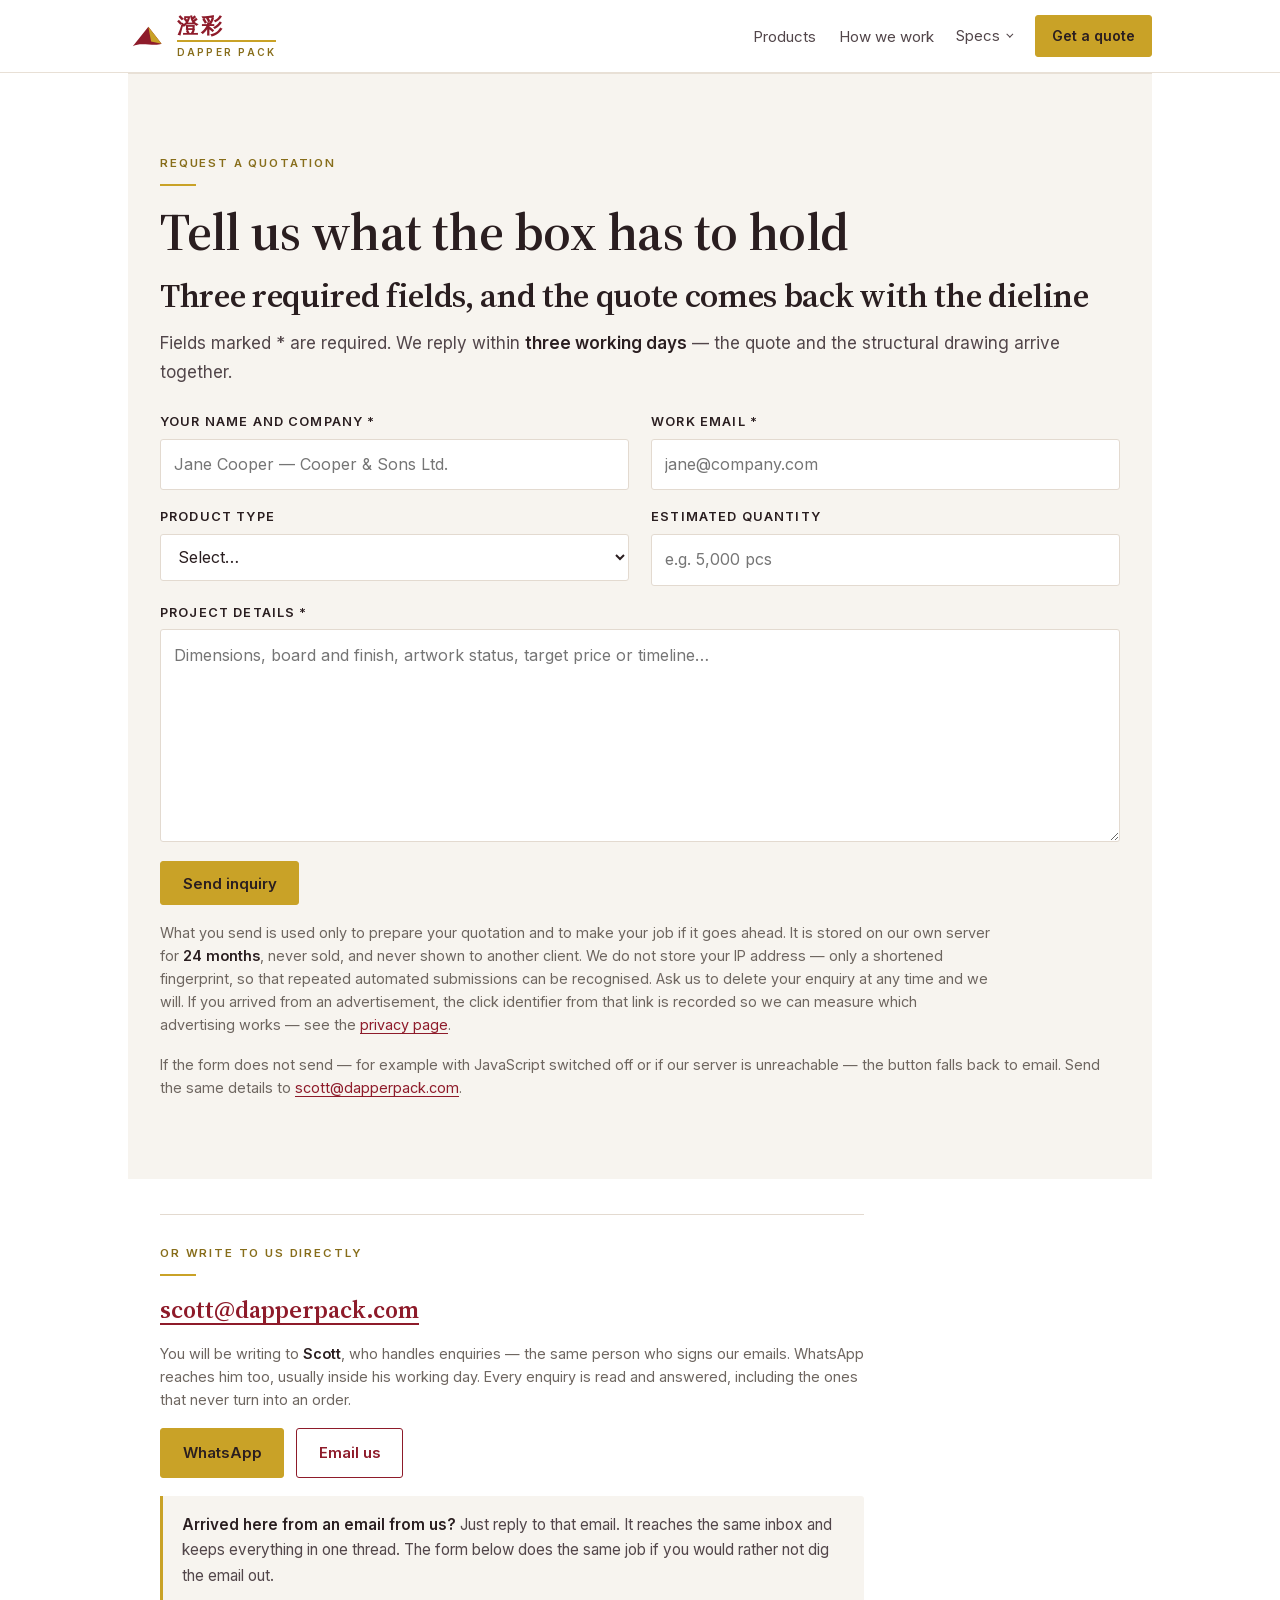
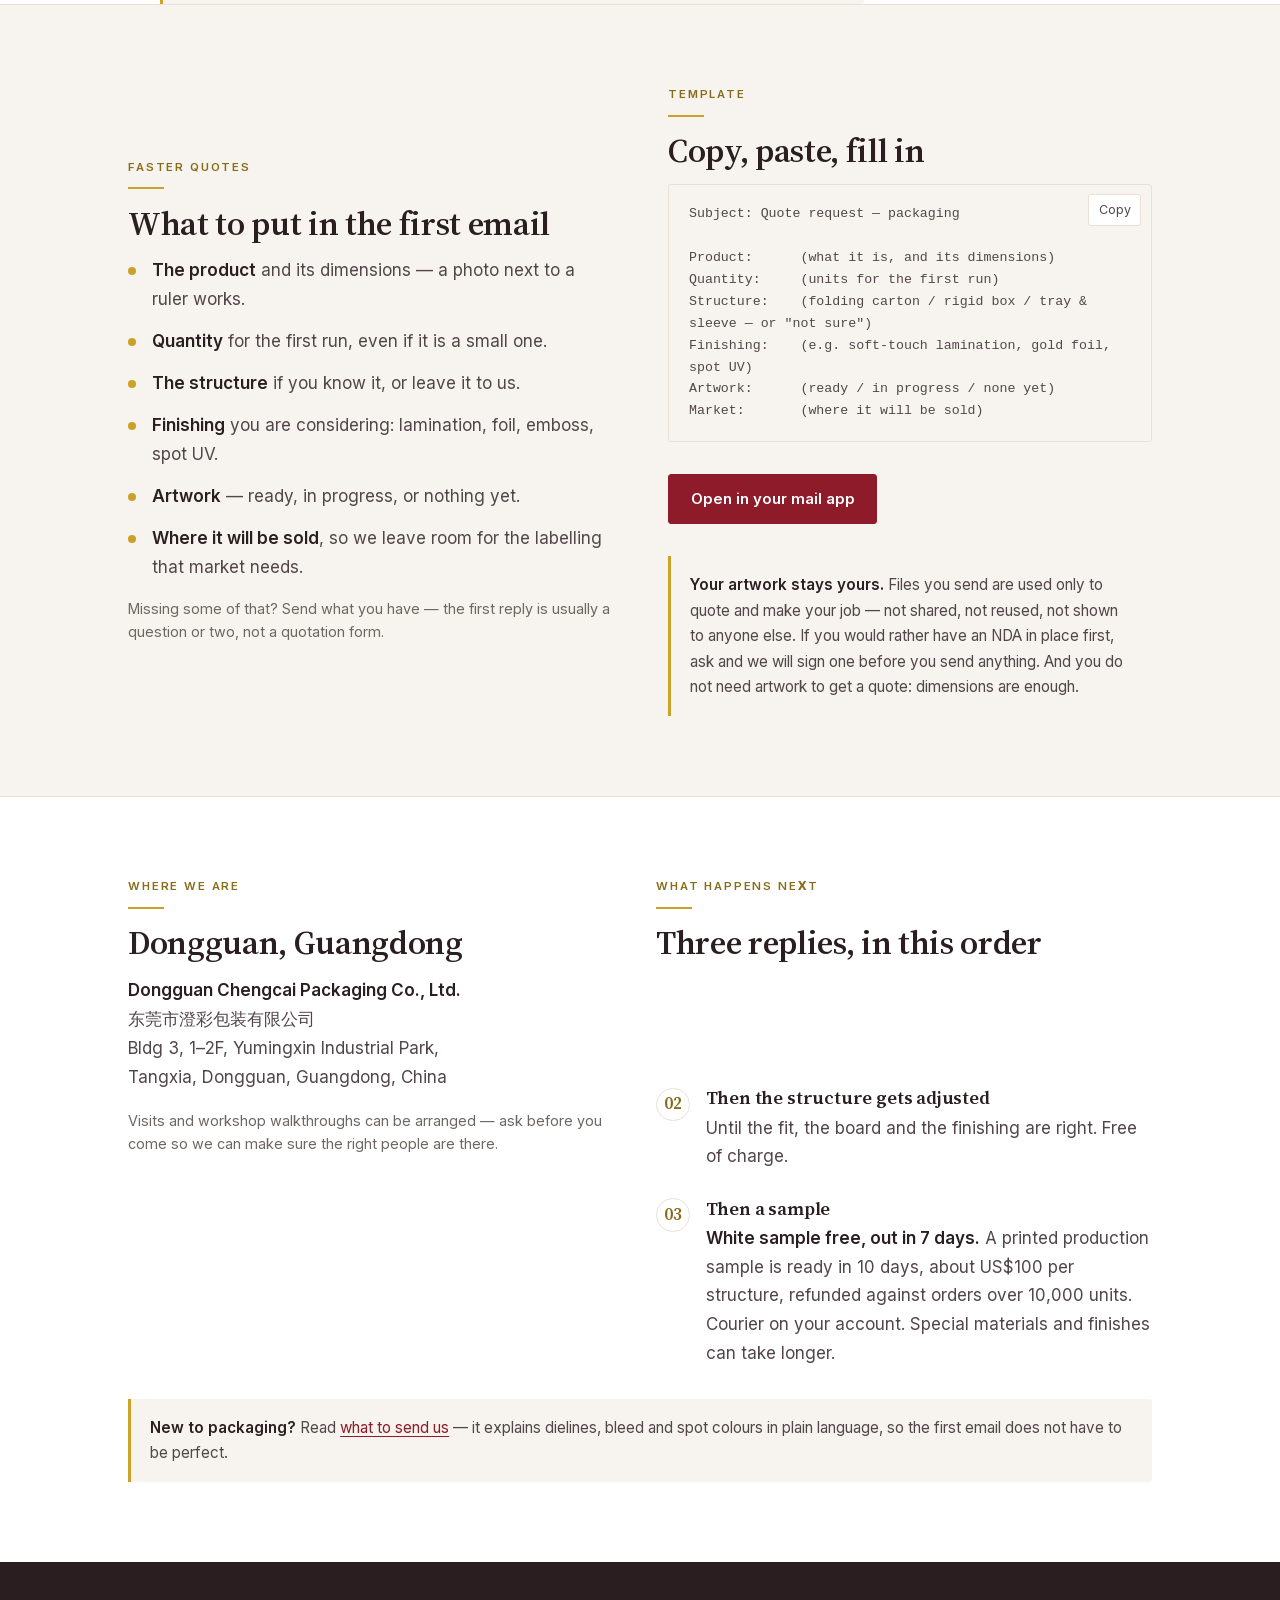
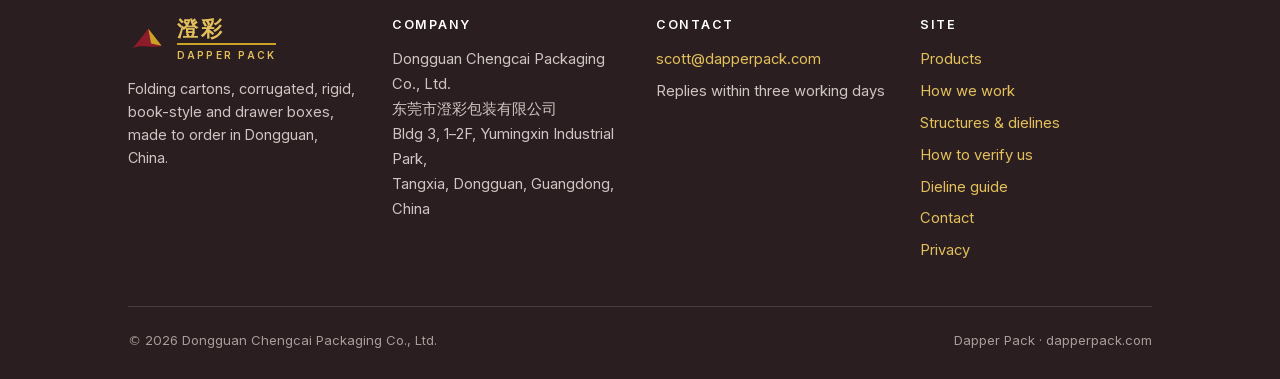
<file: contact.html>
<!doctype html>
<html lang="en">
<head>
<meta charset="utf-8">
<meta name="viewport" content="width=device-width, initial-scale=1">
<title>Contact — request a packaging quote | Dapper Pack</title>
<meta name="description" content="Send product dimensions, quantity and finishing to scott@dapperpack.com. The quote comes back with the dieline in three working days.">
<link rel="canonical" href="https://dapperpack.com/contact.html">
<meta name="theme-color" content="#8E1B2A">
<link rel="icon" href="favicon.svg" type="image/svg+xml">
<link rel="preload" href="assets/fonts/source-serif-4-600-latin.woff2" as="font" type="font/woff2" crossorigin><link rel="stylesheet" href="assets/css/site.css?v=fdad6ffea3">
<script src="assets/js/motion.js?v=35ffd58e37" defer></script>
<script src="assets/js/site.js?v=1f23f75200" defer></script>

<meta property="og:type" content="website">
<meta property="og:site_name" content="Dapper Pack">
<meta property="og:title" content="Contact — request a packaging quote">
<meta property="og:description" content="Product dimensions, quantity and finishing are enough to start. Quote and dieline back within three working days.">
<meta property="og:url" content="https://dapperpack.com/contact.html">
<meta property="og:image" content="https://dapperpack.com/assets/img/og-contact.jpg">
<meta name="twitter:card" content="summary_large_image">

<script type="application/ld+json">
{
  "@context": "https://schema.org",
  "@type": "ContactPage",
  "name": "Contact Dapper Pack",
  "url": "https://dapperpack.com/contact.html",
  "mainEntity": {
    "@type": "Organization",
    "name": "Dapper Pack",
    "legalName": "Dongguan Chengcai Packaging Co., Ltd.",
    "email": "scott@dapperpack.com",
    "address": {
      "@type": "PostalAddress",
      "streetAddress": "Bldg 3, 1–2F, Yumingxin Industrial Park, Tangxia",
      "addressLocality": "Dongguan",
      "addressRegion": "Guangdong",
      "addressCountry": "CN"
    }
  }
}
</script>
</head>
<body>

<a class="skip" href="#main">Skip to content</a>

<header class="masthead">
  <div class="wrap masthead__inner">
    <a class="lockup" href="index.html" aria-label="Dapper Pack — home">
      <svg class="lockup__mark" viewBox="-96 -90 192 148" aria-hidden="true" focusable="false">
        <path class="mk-body" d="M -72 34 L 8 -66 L 76 22 C 36 38 -28 10 -72 34 Z"/>
        <path class="mk-wing" d="M 8 -66 L 76 22 L 22 10 Z"/>
      </svg>
      <span class="lockup__text">
        <span class="lockup__cn">澄彩</span>
        <span class="lockup__rule"></span>
        <span class="lockup__en">DAPPER PACK</span>
      </span>
    </a>

    <button class="nav__toggle" type="button" aria-expanded="false" aria-controls="site-nav">
      <span class="nav__toggle-bars" aria-hidden="true"></span>
      <span class="visually-hidden">Menu</span>
    </button>

    <nav class="nav" id="site-nav" aria-label="Site">
      <ul class="nav__list">
        <li><a class="nav__link" href="products.html">Products</a></li>
        <li><a class="nav__link" href="capabilities.html">How we work</a></li>
        <li class="nav__group">
          <details class="specmenu">
            <summary class="nav__link specmenu__summary">Specs<span class="specmenu__caret" aria-hidden="true"></span></summary>
            <ul class="specmenu__list">
              <li><a class="specmenu__link" href="reference.html">Structures &amp; dielines</a></li>
              <li><a class="specmenu__link" href="verify.html">How to verify us</a></li>
              <li><a class="specmenu__link" href="dieline-guide.html">What to send</a></li>
              <li><a class="specmenu__link" href="fact-sheet.html">One-page sheet</a></li>
            </ul>
          </details>
        </li>
      </ul>
      <a class="btn btn--gold btn--sm" href="contact.html">Get a quote</a>
    </nav>
  </div>
</header>

<main id="main">

  <div class="wrap">
    <section class="section section--paper" id="quote">
    <div class="wrap">
      <div class="section__head">
        <p class="eyebrow">Request a quotation</p>
        <h1>Tell us what the box has to hold</h1>
        <h2>Three required fields, and the quote comes back with the dieline</h2>
        <p>
          Fields marked <span aria-hidden="true">*</span><span class="visually-hidden">required</span>
          are required. We reply within <strong>three working days</strong> &mdash; the quote and
          the structural drawing arrive together.
        </p>
      </div>

      <form class="quote" method="post" action="mailto:scott@dapperpack.com" enctype="text/plain"
            novalidate>
        <div class="quote__grid">
          <p class="quote__field">
            <label for="q-name">Your name and company <span aria-hidden="true">*</span></label>
            <input id="q-name" name="name" type="text" required maxlength="120"
                   autocomplete="name" placeholder="Jane Cooper &mdash; Cooper &amp; Sons Ltd.">
          </p>
          <p class="quote__field">
            <label for="q-email">Work email <span aria-hidden="true">*</span></label>
            <input id="q-email" name="email" type="email" required maxlength="200"
                   autocomplete="email" placeholder="jane@company.com">
          </p>
          <p class="quote__field">
            <label for="q-product">Product type</label>
            <select id="q-product" name="product_type">
              <option value="">Select&hellip;</option>
              <option value="folding-carton">Folding cartons</option>
              <option value="corrugated">Corrugated cartons</option>
              <option value="rigid">Rigid &amp; gift boxes</option>
              <option value="book-style">Book-style boxes</option>
              <option value="drawer">Drawer boxes</option>
              <option value="other">Something else</option>
            </select>
          </p>
          <p class="quote__field">
            <label for="q-quantity">Estimated quantity</label>
            <input id="q-quantity" name="quantity" type="text" maxlength="60"
                   placeholder="e.g. 5,000 pcs">
          </p>
        </div>

        <p class="quote__field quote__field--wide">
          <label for="q-details">Project details <span aria-hidden="true">*</span></label>
          <textarea id="q-details" name="details" rows="7" required maxlength="4000"
                    placeholder="Dimensions, board and finish, artwork status, target price or timeline&hellip;"></textarea>
        </p>

        <!-- 蜜罐：对真人不可见、Tab 不到、自动填充不碰。被填即判机器人。 -->
        <p class="quote__trap" aria-hidden="true">
          <label for="q-hp">Leave this field empty</label>
          <input id="q-hp" name="hp" type="text" tabindex="-1" autocomplete="off">
        </p>

        <div class="quote__actions">
          <button class="btn btn--gold" type="submit">Send inquiry</button>
          <span class="quote__state" role="status" aria-live="polite"></span>
        </div>

        <p class="small muted quote__privacy">
          What you send is used only to prepare your quotation and to make your job if it goes
          ahead. It is stored on our own server for <strong>24 months</strong>, never sold, and
          never shown to another client. We do not store your IP address &mdash; only a
          shortened fingerprint, so that repeated automated submissions can be recognised.
          Ask us to delete your enquiry at any time and we will. If you arrived from an
          advertisement, the click identifier from that link is recorded so we can measure
          which advertising works &mdash; see the <a href="privacy.html">privacy page</a>.
        </p>
        <p class="small muted">
          If the form does not send &mdash; for example with JavaScript switched off or if our
          server is unreachable &mdash; the button falls back to email. Send the same details to
          <a href="mailto:scott@dapperpack.com">scott@dapperpack.com</a>.
        </p>
      </form>
    </div>
  </section>

  <div class="wrap">
    <div class="alt">
      <p class="eyebrow">Or write to us directly</p>
<p class="contact-mail">
      <a href="mailto:scott@dapperpack.com?subject=Quote%20request%20%E2%80%94%20packaging">scott@dapperpack.com</a>
      </p>
      <p class="small muted">
        You will be writing to <strong>Scott</strong>, who handles enquiries — the
        same person who signs our emails. WhatsApp reaches him too, usually inside
        his working day. Every enquiry is read and answered, including the ones that
        never turn into an order.
      </p>
<div class="btn-row">
      <!-- WhatsApp Business 专用号（2026-09-18 用户提供）。号码只出现在链接里，
      不在页面上印成文本——既符合"不公开手机号"的口径，也避免被当成凭据泄漏。 -->
      <a class="btn btn--gold" href="https://wa.me/8613510030955?text=Hello%20Dapper%20Pack">WhatsApp</a>
      <a class="btn btn--ghost" href="mailto:scott@dapperpack.com?subject=Quote%20request%20%E2%80%94%20packaging">Email us</a>
      </div>
<div class="note">
      <strong>Arrived here from an email from us?</strong>
      Just reply to that email. It reaches the same inbox and keeps everything in one thread.
      The form below does the same job if you would rather not dig the email out.
      </div>
    </div>
  </div>



  </div>



  <section class="section section--paper">
    <div class="wrap">
      <div class="split">
        <div>
          <p class="eyebrow">Faster quotes</p>
          <h2>What to put in the first email</h2>
          <ul class="facts">
            <li><strong>The product</strong> and its dimensions — a photo next to a ruler works.</li>
            <li><strong>Quantity</strong> for the first run, even if it is a small one.</li>
            <li><strong>The structure</strong> if you know it, or leave it to us.</li>
            <li><strong>Finishing</strong> you are considering: lamination, foil, emboss, spot UV.</li>
            <li><strong>Artwork</strong> — ready, in progress, or nothing yet.</li>
            <li><strong>Where it will be sold</strong>, so we leave room for the labelling that
                market needs.</li>
          </ul>
          <p class="small muted mt-1">
            Missing some of that? Send what you have — the first reply is usually a question or
            two, not a quotation form.
          </p>
        </div>

        <div>
          <p class="eyebrow">Template</p>
          <h2>Copy, paste, fill in</h2>
          <div class="copybox">
            <button class="copybox__btn" type="button" data-copy="quote-template">Copy</button>
            <pre id="quote-template">Subject: Quote request — packaging

Product:      (what it is, and its dimensions)
Quantity:     (units for the first run)
Structure:    (folding carton / rigid box / tray &amp; sleeve — or "not sure")
Finishing:    (e.g. soft-touch lamination, gold foil, spot UV)
Artwork:      (ready / in progress / none yet)
Market:       (where it will be sold)</pre>
          </div>
          <div class="btn-row mt-2">
            <a class="btn" href="mailto:scott@dapperpack.com?subject=Quote%20request%20%E2%80%94%20packaging">Open in your mail app</a>
          </div>
          <div class="note mt-2">
            <strong>Your artwork stays yours.</strong>
            Files you send are used only to quote and make your job — not shared, not reused, not
            shown to anyone else. If you would rather have an NDA in place first, ask and we will
            sign one before you send anything. And you do not need artwork to get a quote:
            dimensions are enough.
          </div>
        </div>
      </div>
    </div>
  </section>

  <section class="section">
    <div class="wrap">
      <div class="grid grid--2">
        <div>
          <p class="eyebrow">Where we are</p>
          <h2>Dongguan, Guangdong</h2>
          <address>
            <strong>Dongguan Chengcai Packaging Co., Ltd.</strong><br>
            东莞市澄彩包装有限公司<br>
            Bldg 3, 1–2F, Yumingxin Industrial Park,<br>
            Tangxia, Dongguan, Guangdong, China
          </address>
          <p class="small muted mt-1">
            Visits and workshop walkthroughs can be arranged — ask before you come so we can make
            sure the right people are there.
          </p>
        </div>
        <div>
          <p class="eyebrow">What happens next</p>
          <h2>Three replies, in this order</h2>
          <ol class="steps">
            <li>
              <h3>Within three working days</h3>
              <p>A quote, with the dieline drawn from your dimensions attached.</p>
            </li>
            <li>
              <h3>Then the structure gets adjusted</h3>
              <p>Until the fit, the board and the finishing are right. Free of charge.</p>
            </li>
            <li>
              <h3>Then a sample</h3>
              <p><strong>White sample free, out in 7 days.</strong> A printed production sample is
          ready in 10 days, about US$100 per structure, refunded against orders over 10,000 units. Courier
          on your account. Special materials
                 and finishes can take longer.</p>
            </li>
          </ol>
        </div>
      </div>

      <div class="note mt-2">
        <strong>New to packaging?</strong>
        Read <a href="dieline-guide.html">what to send us</a> — it explains dielines, bleed and
        spot colours in plain language, so the first email does not have to be perfect.
      </div>
    </div>
  </section>

</main>

<footer class="footer">
  <div class="wrap">
    <div class="footer__grid">
      <div>
        <span class="lockup lockup--reverse">
          <svg class="lockup__mark" viewBox="-96 -90 192 148" aria-hidden="true" focusable="false">
            <path class="mk-body" d="M -72 34 L 8 -66 L 76 22 C 36 38 -28 10 -72 34 Z"/>
            <path class="mk-wing" d="M 8 -66 L 76 22 L 22 10 Z"/>
          </svg>
          <span class="lockup__text">
            <span class="lockup__cn">澄彩</span>
            <span class="lockup__rule"></span>
            <span class="lockup__en">DAPPER PACK</span>
          </span>
        </span>
        <p class="small mt-1">Folding cartons, corrugated, rigid, book-style and drawer boxes, made to order in Dongguan, China.</p>
      </div>
      <div>
        <h4>Company</h4>
        <address>
          Dongguan Chengcai Packaging Co., Ltd.<br>
          东莞市澄彩包装有限公司<br>
          Bldg 3, 1–2F, Yumingxin Industrial Park,<br>
          Tangxia, Dongguan, Guangdong, China
        </address>
      </div>
      <div>
        <h4>Contact</h4>
        <ul>
          <li><a href="mailto:scott@dapperpack.com">scott@dapperpack.com</a></li>
          <li>Replies within three working days</li>
        </ul>
      </div>
      <div>
        <h4>Site</h4>
        <ul>
          <li><a href="products.html">Products</a></li>
          <li><a href="capabilities.html">How we work</a></li>
          <li><a href="reference.html">Structures &amp; dielines</a></li>
          <li><a href="verify.html">How to verify us</a></li>
          <li><a href="dieline-guide.html">Dieline guide</a></li>
          <li><a href="contact.html">Contact</a></li>
          <li><a href="privacy.html">Privacy</a></li>
        </ul>
      </div>
    </div>
    <div class="footer__legal">
      <span>&copy; <span data-year>2026</span> Dongguan Chengcai Packaging Co., Ltd.</span>
      <span>Dapper Pack &middot; dapperpack.com</span>
    </div>
  </div>
</footer>

<script src="assets/js/inquiry.js" defer></script>
</body>
</html>
</file>
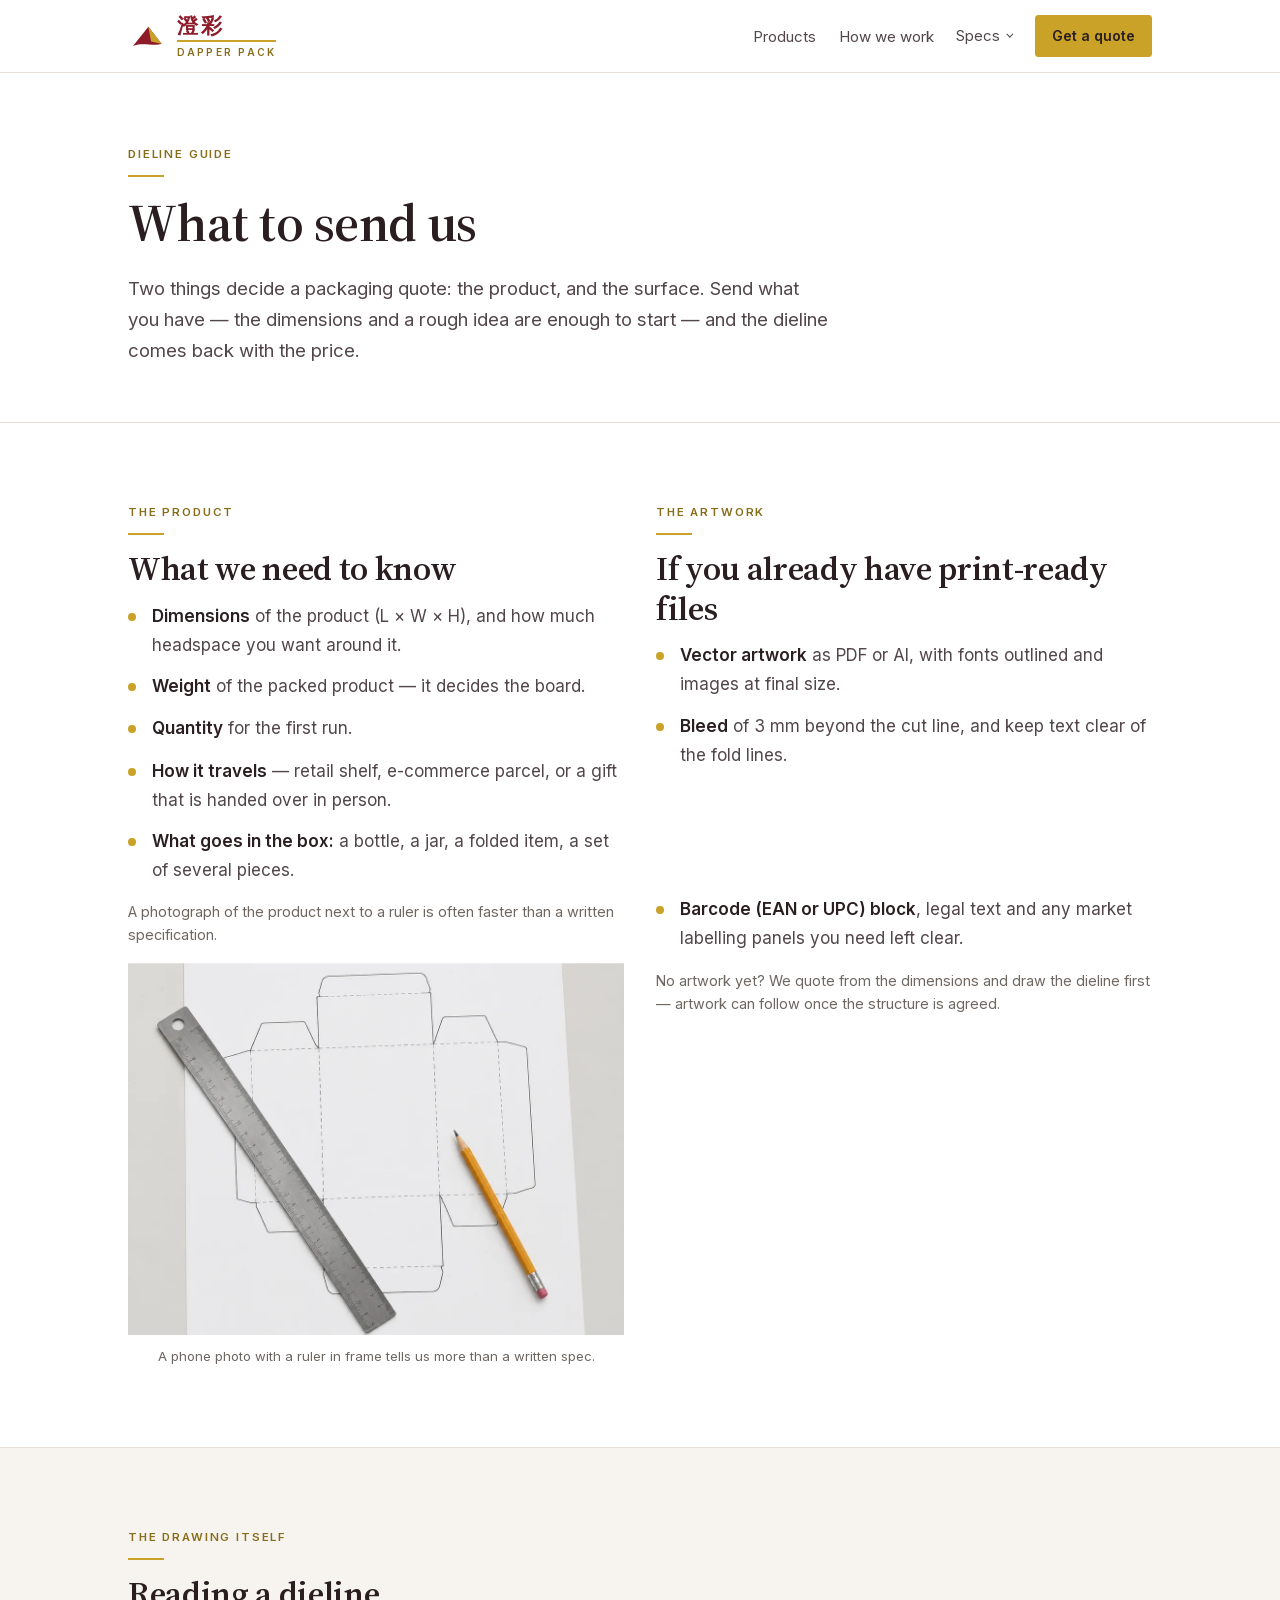
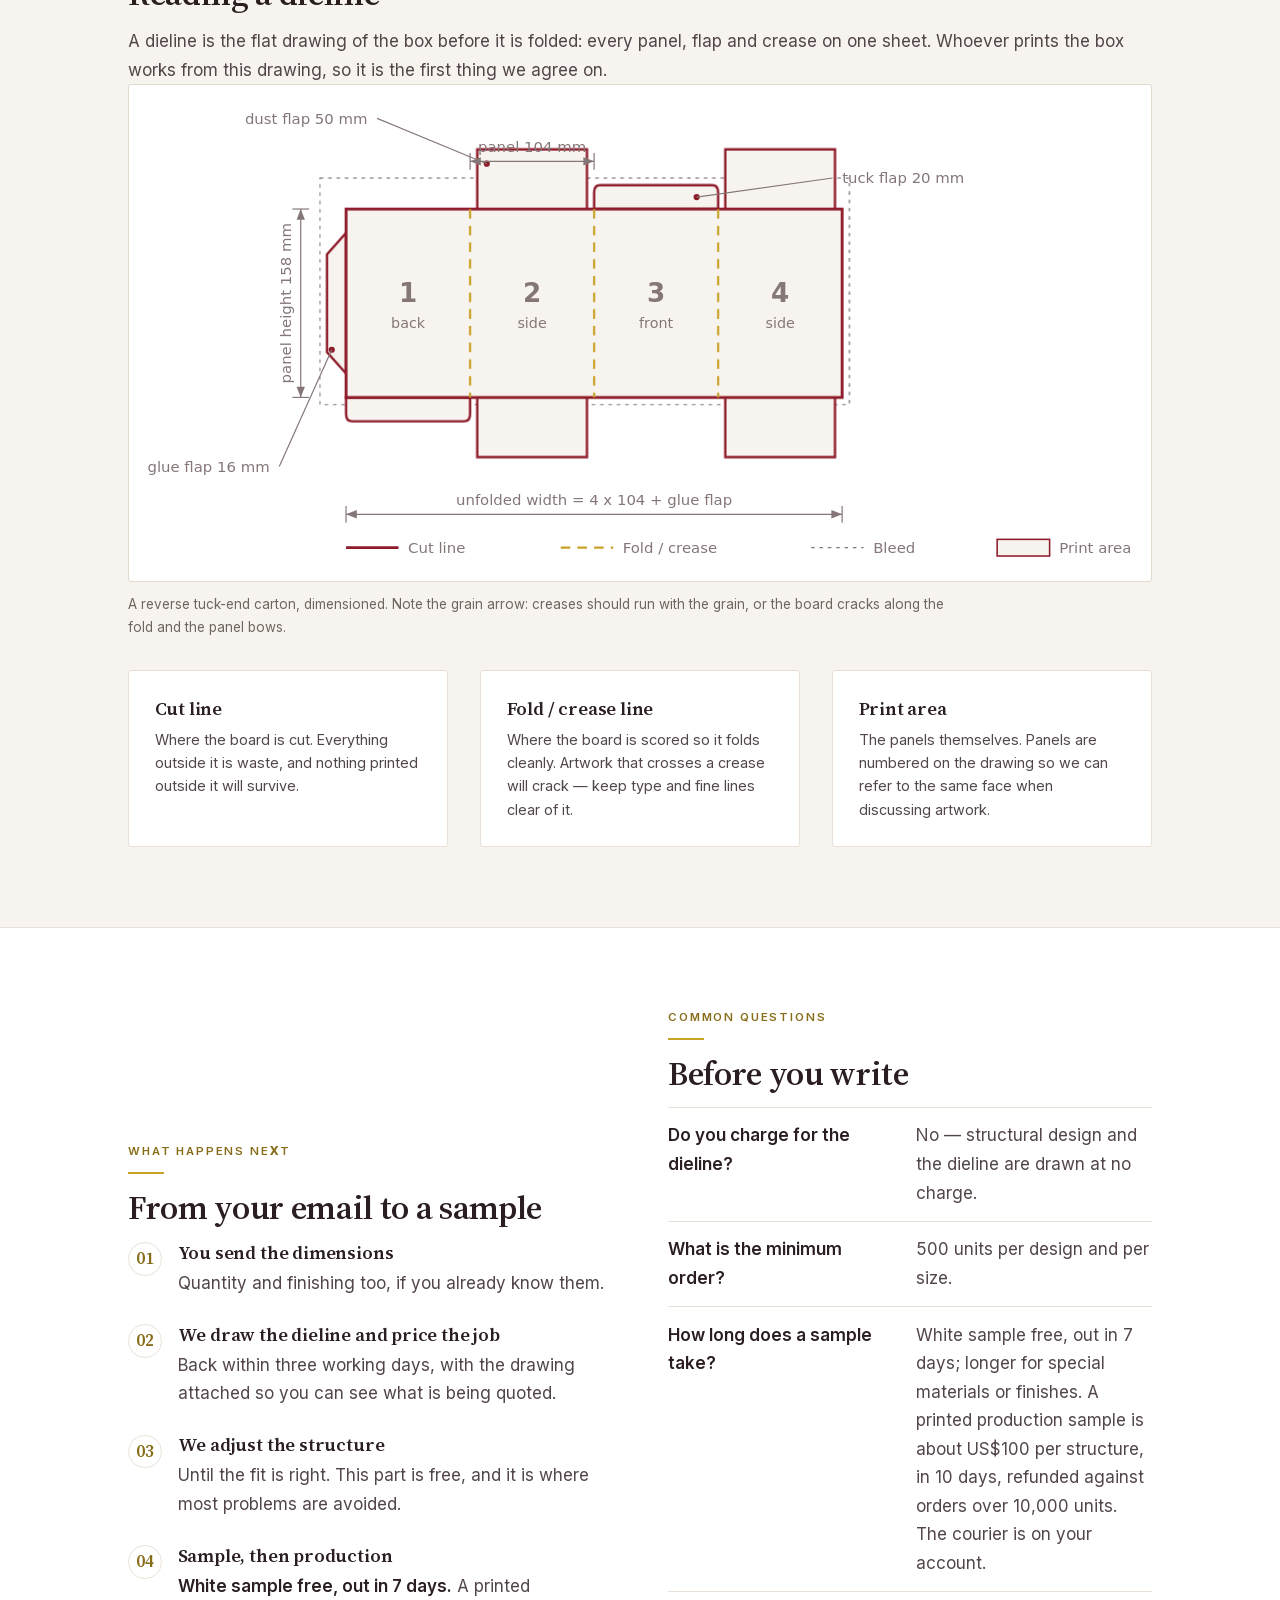
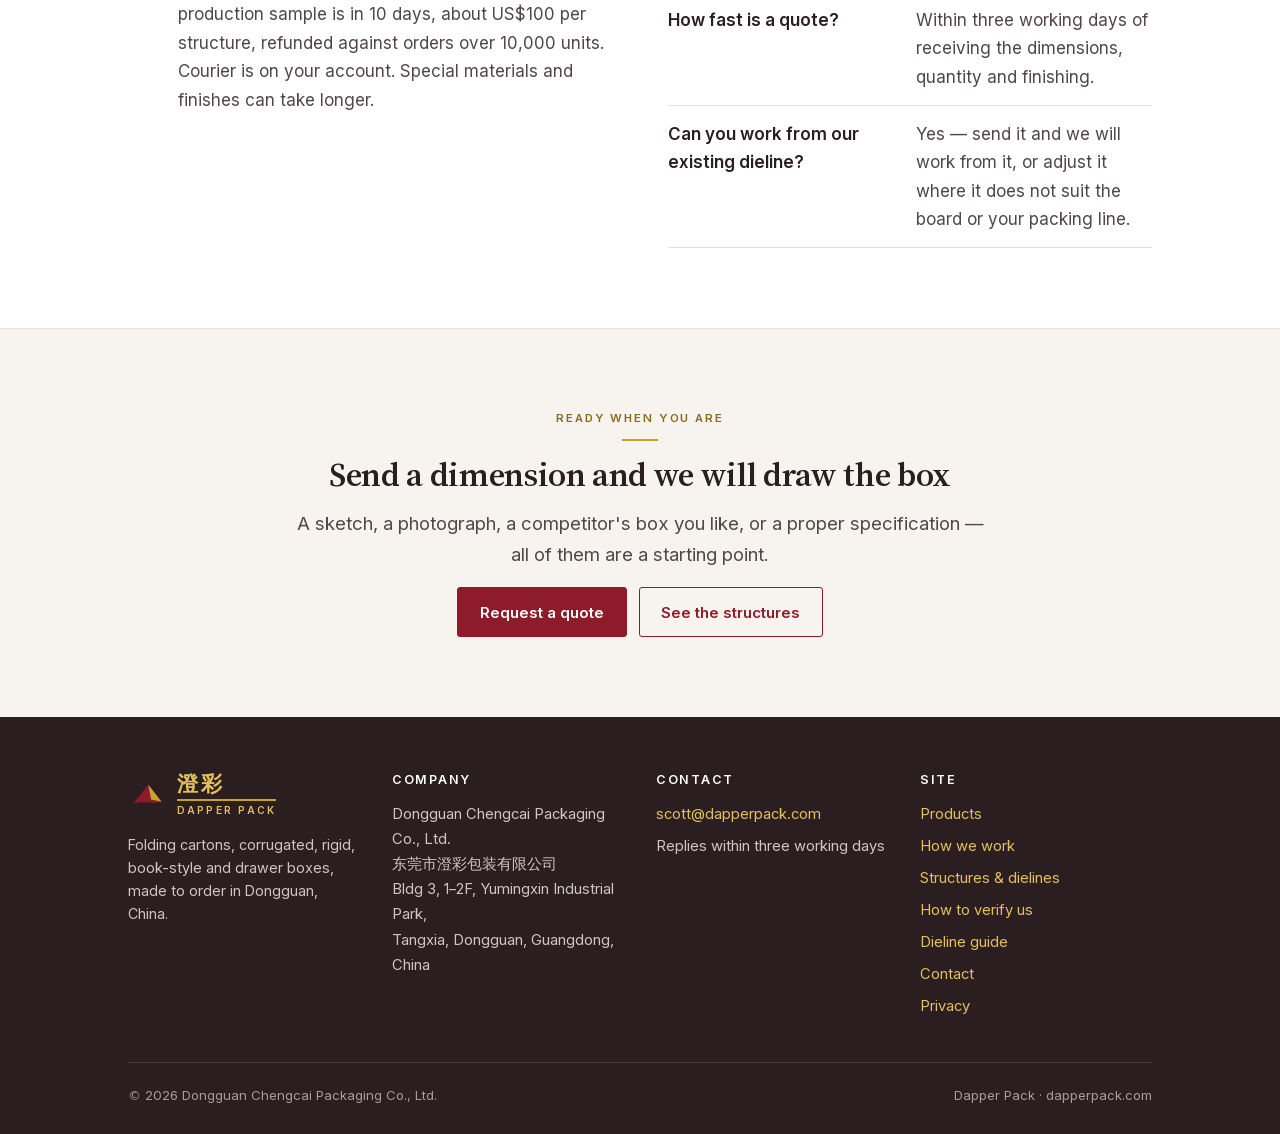
<file: dieline-guide.html>
<!doctype html>
<html lang="en">
<head>
<meta charset="utf-8">
<meta name="viewport" content="width=device-width, initial-scale=1">
<title>Dieline guide — what to send for a quote | Dapper Pack</title>
<meta name="description" content="What to send for a packaging quote: dimensions, quantity, finishing, and artwork with bleed and spot colours. Dielines are drawn at no charge.">
<link rel="canonical" href="https://dapperpack.com/dieline-guide.html">
<meta name="theme-color" content="#8E1B2A">
<link rel="icon" href="favicon.svg" type="image/svg+xml">
<link rel="preload" href="assets/fonts/source-serif-4-600-latin.woff2" as="font" type="font/woff2" crossorigin><link rel="stylesheet" href="assets/css/site.css?v=fdad6ffea3">
<script src="assets/js/motion.js?v=35ffd58e37" defer></script>
<script src="assets/js/site.js?v=1f23f75200" defer></script>

<meta property="og:type" content="website">
<meta property="og:site_name" content="Dapper Pack">
<meta property="og:title" content="Dieline and artwork guide — what to send for a packaging quote">
<meta property="og:description" content="Product dimensions, quantity, finishing and artwork preparation — everything needed to quote a box and draw its dieline.">
<meta property="og:url" content="https://dapperpack.com/dieline-guide.html">
<meta property="og:image" content="https://dapperpack.com/assets/img/og-dieline-guide.jpg">
<meta name="twitter:card" content="summary_large_image">

<script type="application/ld+json">
{
  "@context": "https://schema.org",
  "@type": "FAQPage",
  "mainEntity": [
    {
      "@type": "Question",
      "name": "Do you charge for the dieline?",
      "acceptedAnswer": {
        "@type": "Answer",
        "text": "No. Structural design and the dieline are drawn at no charge, before you commit to a production run."
      }
    },
    {
      "@type": "Question",
      "name": "What is the minimum order?",
      "acceptedAnswer": {
        "@type": "Answer",
        "text": "500 units per design and per size. Small runs and limited editions are workable."
      }
    },
    {
      "@type": "Question",
      "name": "How long does a sample take?",
      "acceptedAnswer": {
        "@type": "Answer",
        "text": "White sample free, out in 7 days. A printed production sample is ready in 10 days, about US$100 per structure, refunded against orders over 10,000 units; you cover the courier. Special materials and finishes can take longer."
      }
    },
    {
      "@type": "Question",
      "name": "How quickly will I get a quote?",
      "acceptedAnswer": {
        "@type": "Answer",
        "text": "Within three working days of receiving your dimensions, quantity and finishing. The dieline comes with the quote."
      }
    },
    {
      "@type": "Question",
      "name": "Can you work from an existing dieline?",
      "acceptedAnswer": {
        "@type": "Answer",
        "text": "Yes. Send the dieline you have and we will work from it, or adjust the structure where it fights the board or the packing line."
      }
    }
  ]
}
</script>
<script type="application/ld+json">
{
  "@context": "https://schema.org",
  "@type": "Organization",
  "name": "Dapper Pack",
  "alternateName": "澄彩",
  "legalName": "Dongguan Chengcai Packaging Co., Ltd.",
  "url": "https://dapperpack.com/",
  "logo": "https://dapperpack.com/assets/img/mark-square.svg",
  "email": "scott@dapperpack.com",
  "description": "Packaging manufacturer making folding cartons, corrugated cartons, rigid boxes, book-style and drawer boxes — from 500 units to millions a month.",
  "address": {
    "@type": "PostalAddress",
    "streetAddress": "Bldg 3, 1–2F, Yumingxin Industrial Park, Tangxia",
    "addressLocality": "Dongguan",
    "addressRegion": "Guangdong",
    "addressCountry": "CN"
  },
  "contactPoint": {
    "@type": "ContactPoint",
    "contactType": "sales",
    "email": "scott@dapperpack.com",
    "availableLanguage": [
      "en",
      "zh"
    ]
  }
}
</script>
</head>
<body>

<a class="skip" href="#main">Skip to content</a>

<header class="masthead">
  <div class="wrap masthead__inner">
    <a class="lockup" href="index.html" aria-label="Dapper Pack — home">
      <svg class="lockup__mark" viewBox="-96 -90 192 148" aria-hidden="true" focusable="false">
        <path class="mk-body" d="M -72 34 L 8 -66 L 76 22 C 36 38 -28 10 -72 34 Z"/>
        <path class="mk-wing" d="M 8 -66 L 76 22 L 22 10 Z"/>
      </svg>
      <span class="lockup__text">
        <span class="lockup__cn">澄彩</span>
        <span class="lockup__rule"></span>
        <span class="lockup__en">DAPPER PACK</span>
      </span>
    </a>

    <button class="nav__toggle" type="button" aria-expanded="false" aria-controls="site-nav">
      <span class="nav__toggle-bars" aria-hidden="true"></span>
      <span class="visually-hidden">Menu</span>
    </button>

    <nav class="nav" id="site-nav" aria-label="Site">
      <ul class="nav__list">
        <li><a class="nav__link" href="products.html">Products</a></li>
        <li><a class="nav__link" href="capabilities.html">How we work</a></li>
        <li class="nav__group">
          <details class="specmenu">
            <summary class="nav__link specmenu__summary">Specs<span class="specmenu__caret" aria-hidden="true"></span></summary>
            <ul class="specmenu__list">
              <li><a class="specmenu__link" href="reference.html">Structures &amp; dielines</a></li>
              <li><a class="specmenu__link" href="verify.html">How to verify us</a></li>
              <li><a class="specmenu__link" href="dieline-guide.html" aria-current="page">What to send</a></li>
              <li><a class="specmenu__link" href="fact-sheet.html">One-page sheet</a></li>
            </ul>
          </details>
        </li>
      </ul>
      <a class="btn btn--gold btn--sm" href="contact.html">Get a quote</a>
    </nav>
  </div>
</header>

<main id="main">

  <div class="wrap">
    <div class="hero">
      <p class="eyebrow">Dieline guide</p>
      <h1>What to send us</h1>
      <p class="lede">
        Two things decide a packaging quote: the product, and the surface. Send what you have —
        the dimensions and a rough idea are enough to start — and the dieline comes back with the
        price.
      </p>
    </div>
  </div>

  <section class="section">
    <div class="wrap">
      <div class="grid grid--2">
        <div>
          <p class="eyebrow">The product</p>
          <h2>What we need to know</h2>
          <ul class="facts">
            <li><strong>Dimensions</strong> of the product (L &times; W &times; H), and how much
                headspace you want around it.</li>
            <li><strong>Weight</strong> of the packed product — it decides the board.</li>
            <li><strong>Quantity</strong> for the first run.</li>
            <li><strong>How it travels</strong> — retail shelf, e-commerce parcel, or a gift that
                is handed over in person.</li>
            <li><strong>What goes in the box:</strong> a bottle, a jar, a folded item, a set of
                several pieces.</li>
          </ul>
          <p class="small muted mt-1">
            A photograph of the product next to a ruler is often faster than a written
            specification.
          </p>

          <figure class="hero__figure">
            <img src="assets/img/dieline-measuring.webp?v=add45194db" width="1024" height="768" loading="lazy"
                 alt="Studio illustration of an unprinted carton with a steel ruler laid along its front edge. Illustration, not a specification.">
            <figcaption>A phone photo with a ruler in frame tells us more than a written spec.</figcaption>
          </figure>
        </div>
        <div>
          <p class="eyebrow">The artwork</p>
          <h2>If you already have print-ready files</h2>
          <ul class="facts">
            <li><strong>Vector artwork</strong> as PDF or AI, with fonts outlined and images at
                final size.</li>
            <li><strong>Bleed</strong> of 3 mm beyond the cut line, and keep text clear of the
                fold lines.</li>
            <li><strong>Spot colours</strong> named as separate swatches — send the reference you
                want us to match.</li>
            <li><strong>The dieline on its own layer</strong>, marked as cut and fold lines.</li>
            <li><strong>Barcode (EAN or UPC) block</strong>, legal text and any market labelling panels
                you need left clear.</li>
          </ul>
          <p class="small muted mt-1">
            No artwork yet? We quote from the dimensions and draw the dieline first — artwork can
            follow once the structure is agreed.
          </p>
        </div>
      </div>
    </div>
  </section>

  <section class="section section--paper">
    <div class="wrap">
      <div class="section__head">
        <p class="eyebrow">The drawing itself</p>
        <h2>Reading a dieline</h2>
        <p>
          A dieline is the flat drawing of the box before it is folded: every panel, flap and
          crease on one sheet. Whoever prints the box works from this drawing, so it is the first
          thing we agree on.
        </p>
      </div>

      <figure class="eng">
        <svg class="dieline-svg" xmlns="http://www.w3.org/2000/svg" viewBox="118 202 857 416" role="img" aria-labelledby="ttl dsc">
  <title id="ttl">Reverse tuck-end carton — dieline</title>
  <desc id="dsc">Flat dieline of a reverse tuck-end carton (top and bottom tucks close from opposite panels): four named panels (back, side, front, side), a glue flap, one tuck flap with shoulders on the front panel, four dust flaps on the two side panels, a bleed outline, dimension lines and a legend for cut lines, folds, bleed and print area.</desc>
  <g transform="translate(300.0,306.0)">
  <g id="dl-bleed" class="dl-step" style="--dl-delay:0.00s">
  <rect x="-22.0" y="-26.0" width="444.0" height="190.0" fill="none" stroke="#857678" stroke-width="1" stroke-dasharray="3 4"/>
  <g id="dl-dust" class="dl-step" style="--dl-delay:0.90s">
  <path d="M 110.0 0.0 L 110.0 -50.0 L 202.0 -50.0 L 202.0 0.0" fill="#F7F4EF" stroke="#8E1B2A" stroke-width="2"/>
  <path d="M 110.0 158.0 L 110.0 208.0 L 202.0 208.0 L 202.0 158.0" fill="#F7F4EF" stroke="#8E1B2A" stroke-width="2"/>
  <path d="M 318.0 0.0 L 318.0 -50.0 L 410.0 -50.0 L 410.0 0.0" fill="#F7F4EF" stroke="#8E1B2A" stroke-width="2"/>
  <path d="M 318.0 158.0 L 318.0 208.0 L 410.0 208.0 L 410.0 158.0" fill="#F7F4EF" stroke="#8E1B2A" stroke-width="2"/>
  <g id="dl-tuck" class="dl-step" style="--dl-delay:1.20s">
  <path id="tuckflap" d="M 208.0 0.0 L 208.0 -14.0 Q 208.0 -20.0 213.0 -20.0 L 307.0 -20.0 Q 312.0 -20.0 312.0 -14.0 L 312.0 0.0 Z" fill="#F7F4EF" stroke="#8E1B2A" stroke-width="2"/>
  <g id="dl-tuck2" class="dl-step" style="--dl-delay:1.50s">
  <path d="M 0.0 158.0 L 0.0 172.0 Q 0.0 178.0 5.0 178.0 L 99.0 178.0 Q 104.0 178.0 104.0 172.0 L 104.0 158.0 Z" fill="#F7F4EF" stroke="#8E1B2A" stroke-width="2"/>
  <g id="dl-glue" class="dl-step" style="--dl-delay:1.80s">
  <polygon points="0.0,20.0 -16.0,38.0 -16.0,120.0 0.0,138.0" fill="#F7F4EF" stroke="#8E1B2A" stroke-width="2"/>
  <g id="dl-panels" class="dl-step" style="--dl-delay:0.30s">
  <rect x="0.0" y="0.0" width="416.0" height="158.0" fill="#F7F4EF" stroke="#8E1B2A" stroke-width="2.4"/>
  <g id="dl-creases" class="dl-step" style="--dl-delay:0.60s">
  <line x1="104.0" y1="0.0" x2="104.0" y2="158.0" stroke="#C9A227" stroke-width="1.8" stroke-dasharray="8 6"/>
  <line x1="208.0" y1="0.0" x2="208.0" y2="158.0" stroke="#C9A227" stroke-width="1.8" stroke-dasharray="8 6"/>
  <line x1="312.0" y1="0.0" x2="312.0" y2="158.0" stroke="#C9A227" stroke-width="1.8" stroke-dasharray="8 6"/>
  <g id="dl-labels" class="dl-plain" style="--dl-delay:2.10s">
  <text x="52.0" y="78.0" font-family="system-ui,-apple-system,'Segoe UI',Roboto,Arial,sans-serif" font-size="22" font-weight="600" fill="#857678" text-anchor="middle">1</text>
  <text x="52.0" y="100.0" font-family="system-ui,-apple-system,'Segoe UI',Roboto,Arial,sans-serif" font-size="12" font-weight="500" fill="#857678" text-anchor="middle">back</text>
  <text x="156.0" y="78.0" font-family="system-ui,-apple-system,'Segoe UI',Roboto,Arial,sans-serif" font-size="22" font-weight="600" fill="#857678" text-anchor="middle">2</text>
  <text x="156.0" y="100.0" font-family="system-ui,-apple-system,'Segoe UI',Roboto,Arial,sans-serif" font-size="12" font-weight="500" fill="#857678" text-anchor="middle">side</text>
  <text x="260.0" y="78.0" font-family="system-ui,-apple-system,'Segoe UI',Roboto,Arial,sans-serif" font-size="22" font-weight="600" fill="#857678" text-anchor="middle">3</text>
  <text x="260.0" y="100.0" font-family="system-ui,-apple-system,'Segoe UI',Roboto,Arial,sans-serif" font-size="12" font-weight="500" fill="#857678" text-anchor="middle">front</text>
  <text x="364.0" y="78.0" font-family="system-ui,-apple-system,'Segoe UI',Roboto,Arial,sans-serif" font-size="22" font-weight="600" fill="#857678" text-anchor="middle">4</text>
  <text x="364.0" y="100.0" font-family="system-ui,-apple-system,'Segoe UI',Roboto,Arial,sans-serif" font-size="12" font-weight="500" fill="#857678" text-anchor="middle">side</text>
  <g id="dl-leaders" class="dl-plain" style="--dl-delay:2.40s">
  <circle cx="118.0" cy="-38.0" r="2.6" fill="#8E1B2A"/><path d="M 118.0 -38.0 L 26.0 -76.0" fill="none" stroke="#857678" stroke-width="1"/><text x="18.0" y="-71.5" font-family="system-ui,-apple-system,'Segoe UI',Roboto,Arial,sans-serif" font-size="12.5" font-weight="500" fill="#857678" text-anchor="end">dust flap 50 mm</text>
  <circle cx="294.0" cy="-10.0" r="2.6" fill="#8E1B2A"/><path d="M 294.0 -10.0 L 408.0 -26.0" fill="none" stroke="#857678" stroke-width="1"/><text x="416.0" y="-21.5" font-family="system-ui,-apple-system,'Segoe UI',Roboto,Arial,sans-serif" font-size="12.5" font-weight="500" fill="#857678" text-anchor="start">tuck flap 20 mm</text>
  <circle cx="-12.0" cy="118.0" r="2.6" fill="#8E1B2A"/><path d="M -12.0 118.0 L -56.0 216.0" fill="none" stroke="#857678" stroke-width="1"/><text x="-64.0" y="220.5" font-family="system-ui,-apple-system,'Segoe UI',Roboto,Arial,sans-serif" font-size="12.5" font-weight="500" fill="#857678" text-anchor="end">glue flap 16 mm</text>
  <g id="dl-dims" class="dl-plain" style="--dl-delay:2.70s">
  <line x1="0.0" y1="256.0" x2="416.0" y2="256.0" stroke="#857678" stroke-width="1"/><path d="M 0.0 256.0 l 9 -3.5 l 0 7 z" fill="#857678"/><line x1="0.0" y1="249.0" x2="0.0" y2="263.0" stroke="#857678" stroke-width="1"/><path d="M 416.0 256.0 l -9 -3.5 l 0 7 z" fill="#857678"/><line x1="416.0" y1="249.0" x2="416.0" y2="263.0" stroke="#857678" stroke-width="1"/><text x="208.0" y="248.0" font-family="system-ui,-apple-system,'Segoe UI',Roboto,Arial,sans-serif" font-size="12.5" font-weight="500" fill="#857678" text-anchor="middle">unfolded width = 4 x 104 + glue flap</text>
  <line x1="104.0" y1="-40.0" x2="208.0" y2="-40.0" stroke="#857678" stroke-width="1"/><path d="M 104.0 -40.0 l 9 -3.5 l 0 7 z" fill="#857678"/><line x1="104.0" y1="-47.0" x2="104.0" y2="-33.0" stroke="#857678" stroke-width="1"/><path d="M 208.0 -40.0 l -9 -3.5 l 0 7 z" fill="#857678"/><line x1="208.0" y1="-47.0" x2="208.0" y2="-33.0" stroke="#857678" stroke-width="1"/><text x="156.0" y="-48.0" font-family="system-ui,-apple-system,'Segoe UI',Roboto,Arial,sans-serif" font-size="12.5" font-weight="500" fill="#857678" text-anchor="middle">panel 104 mm</text>
  <line x1="-38.0" y1="0.0" x2="-38.0" y2="158.0" stroke="#857678" stroke-width="1"/><path d="M -38.0 0.0 l -3.5 9 l 7 0 z" fill="#857678"/><line x1="-45.0" y1="0.0" x2="-31.0" y2="0.0" stroke="#857678" stroke-width="1"/><path d="M -38.0 158.0 l -3.5 -9 l 7 0 z" fill="#857678"/><line x1="-45.0" y1="158.0" x2="-31.0" y2="158.0" stroke="#857678" stroke-width="1"/><text x="-46.0" y="79.0" font-family="system-ui,-apple-system,'Segoe UI',Roboto,Arial,sans-serif" font-size="12.5" font-weight="500" fill="#857678" text-anchor="middle" transform="rotate(-90 -46.0 79.0)">panel height 158 mm</text>
  <g id="dl-legend" class="dl-plain" style="--dl-delay:3.00s">
  <line x1="0.0" y1="284.0" x2="44.0" y2="284.0" stroke="#8E1B2A" stroke-width="2.4"/>
  <text x="52.0" y="288.5" font-family="system-ui,-apple-system,'Segoe UI',Roboto,Arial,sans-serif" font-size="12.5" font-weight="500" fill="#857678" text-anchor="start">Cut line</text>
  <line x1="180.0" y1="284.0" x2="224.0" y2="284.0" stroke="#C9A227" stroke-width="1.8" stroke-dasharray="8 6"/>
  <text x="232.0" y="288.5" font-family="system-ui,-apple-system,'Segoe UI',Roboto,Arial,sans-serif" font-size="12.5" font-weight="500" fill="#857678" text-anchor="start">Fold / crease</text>
  <line x1="390.0" y1="284.0" x2="434.0" y2="284.0" stroke="#857678" stroke-width="1" stroke-dasharray="3 4"/>
  <text x="442.0" y="288.5" font-family="system-ui,-apple-system,'Segoe UI',Roboto,Arial,sans-serif" font-size="12.5" font-weight="500" fill="#857678" text-anchor="start">Bleed</text>
  <rect x="546.0" y="277.0" width="44" height="14" fill="#F7F4EF" stroke="#8E1B2A" stroke-width="1.3"/>
  <text x="598.0" y="288.5" font-family="system-ui,-apple-system,'Segoe UI',Roboto,Arial,sans-serif" font-size="12.5" font-weight="500" fill="#857678" text-anchor="start">Print area</text>
  </g>
  </g>
  </g>
  </g>
  </g>
  </g>
  </g>
  </g>
  </g>
  </g>
  </g>
  </g>
</svg>

      
        <figcaption>
          A reverse tuck-end carton, dimensioned. Note the grain arrow: creases should run with
          the grain, or the board cracks along the fold and the panel bows.
        </figcaption>
      </figure>

      <div class="grid grid--3 mt-2">
        <div class="card">
          <h3>Cut line</h3>
          <p class="small">
            Where the board is cut. Everything outside it is waste, and nothing printed outside it
            will survive.
          </p>
        </div>
        <div class="card">
          <h3>Fold / crease line</h3>
          <p class="small">
            Where the board is scored so it folds cleanly. Artwork that crosses a crease will
            crack — keep type and fine lines clear of it.
          </p>
        </div>
        <div class="card">
          <h3>Print area</h3>
          <p class="small">
            The panels themselves. Panels are numbered on the drawing so we can refer to the same
            face when discussing artwork.
          </p>
        </div>
      </div>
    </div>
  </section>

  <section class="section">
    <div class="wrap">
      <div class="split">
        <div>
          <p class="eyebrow">What happens next</p>
          <h2>From your email to a sample</h2>
          <ol class="steps">
            <li>
              <h3>You send the dimensions</h3>
              <p>Quantity and finishing too, if you already know them.</p>
            </li>
            <li>
              <h3>We draw the dieline and price the job</h3>
              <p>Back within three working days, with the drawing attached so you can see what is
                 being quoted.</p>
            </li>
            <li>
              <h3>We adjust the structure</h3>
              <p>Until the fit is right. This part is free, and it is where most problems are
                 avoided.</p>
            </li>
            <li>
              <h3>Sample, then production</h3>
              <p><strong>White sample free, out in 7 days.</strong> A printed production sample is
        in 10 days, about US$100 per structure, refunded against orders over 10,000 units. Courier is
        on your account.
                 Special materials and finishes can take longer.</p>
            </li>
          </ol>
        </div>
        <div>
          <p class="eyebrow">Common questions</p>
          <h2>Before you write</h2>
          <dl class="spec">
            <div>
              <dt>Do you charge for the dieline?</dt>
              <dd>No — structural design and the dieline are drawn at no charge.</dd>
            </div>
            <div>
              <dt>What is the minimum order?</dt>
              <dd>500 units per design and per size.</dd>
            </div>
            <div>
              <dt>How long does a sample take?</dt>
              <dd>White sample free, out in 7 days; longer for special materials or finishes. A
                  printed production sample is about US$100 per structure, in 10 days, refunded against
                  orders over 10,000 units. The courier is on your account.</dd>
            </div>
            <div>
              <dt>How fast is a quote?</dt>
              <dd>Within three working days of receiving the dimensions, quantity and finishing.</dd>
            </div>
            <div>
              <dt>Can you work from our existing dieline?</dt>
              <dd>Yes — send it and we will work from it, or adjust it where it does not suit the board or your packing line.</dd>
            </div>
          </dl>
        </div>
      </div>
    </div>
  </section>

  <section class="section section--paper">
    <div class="wrap center">
      <p class="eyebrow">Ready when you are</p>
      <h2>Send a dimension and we will draw the box</h2>
      <p class="lede lede--center">
        A sketch, a photograph, a competitor's box you like, or a proper specification — all of
        them are a starting point.
      </p>
      <div class="btn-row btn-row--center">
        <a class="btn" href="contact.html">Request a quote</a>
        <a class="btn btn--ghost" href="products.html">See the structures</a>
      </div>
    </div>
  </section>

</main>

<footer class="footer">
  <div class="wrap">
    <div class="footer__grid">
      <div>
        <span class="lockup lockup--reverse">
          <svg class="lockup__mark" viewBox="-96 -90 192 148" aria-hidden="true" focusable="false">
            <path class="mk-body" d="M -72 34 L 8 -66 L 76 22 C 36 38 -28 10 -72 34 Z"/>
            <path class="mk-wing" d="M 8 -66 L 76 22 L 22 10 Z"/>
          </svg>
          <span class="lockup__text">
            <span class="lockup__cn">澄彩</span>
            <span class="lockup__rule"></span>
            <span class="lockup__en">DAPPER PACK</span>
          </span>
        </span>
        <p class="small mt-1">Folding cartons, corrugated, rigid, book-style and drawer boxes, made to order in Dongguan, China.</p>
      </div>
      <div>
        <h4>Company</h4>
        <address>
          Dongguan Chengcai Packaging Co., Ltd.<br>
          东莞市澄彩包装有限公司<br>
          Bldg 3, 1–2F, Yumingxin Industrial Park,<br>
          Tangxia, Dongguan, Guangdong, China
        </address>
      </div>
      <div>
        <h4>Contact</h4>
        <ul>
          <li><a href="mailto:scott@dapperpack.com">scott@dapperpack.com</a></li>
          <li>Replies within three working days</li>
        </ul>
      </div>
      <div>
        <h4>Site</h4>
        <ul>
          <li><a href="products.html">Products</a></li>
          <li><a href="capabilities.html">How we work</a></li>
          <li><a href="reference.html">Structures &amp; dielines</a></li>
          <li><a href="verify.html">How to verify us</a></li>
          <li><a href="dieline-guide.html">Dieline guide</a></li>
          <li><a href="contact.html">Contact</a></li>
          <li><a href="privacy.html">Privacy</a></li>
        </ul>
      </div>
    </div>
    <div class="footer__legal">
      <span>&copy; <span data-year>2026</span> Dongguan Chengcai Packaging Co., Ltd.</span>
      <span>Dapper Pack &middot; dapperpack.com</span>
    </div>
  </div>
</footer>

</body>
</html>
</file>
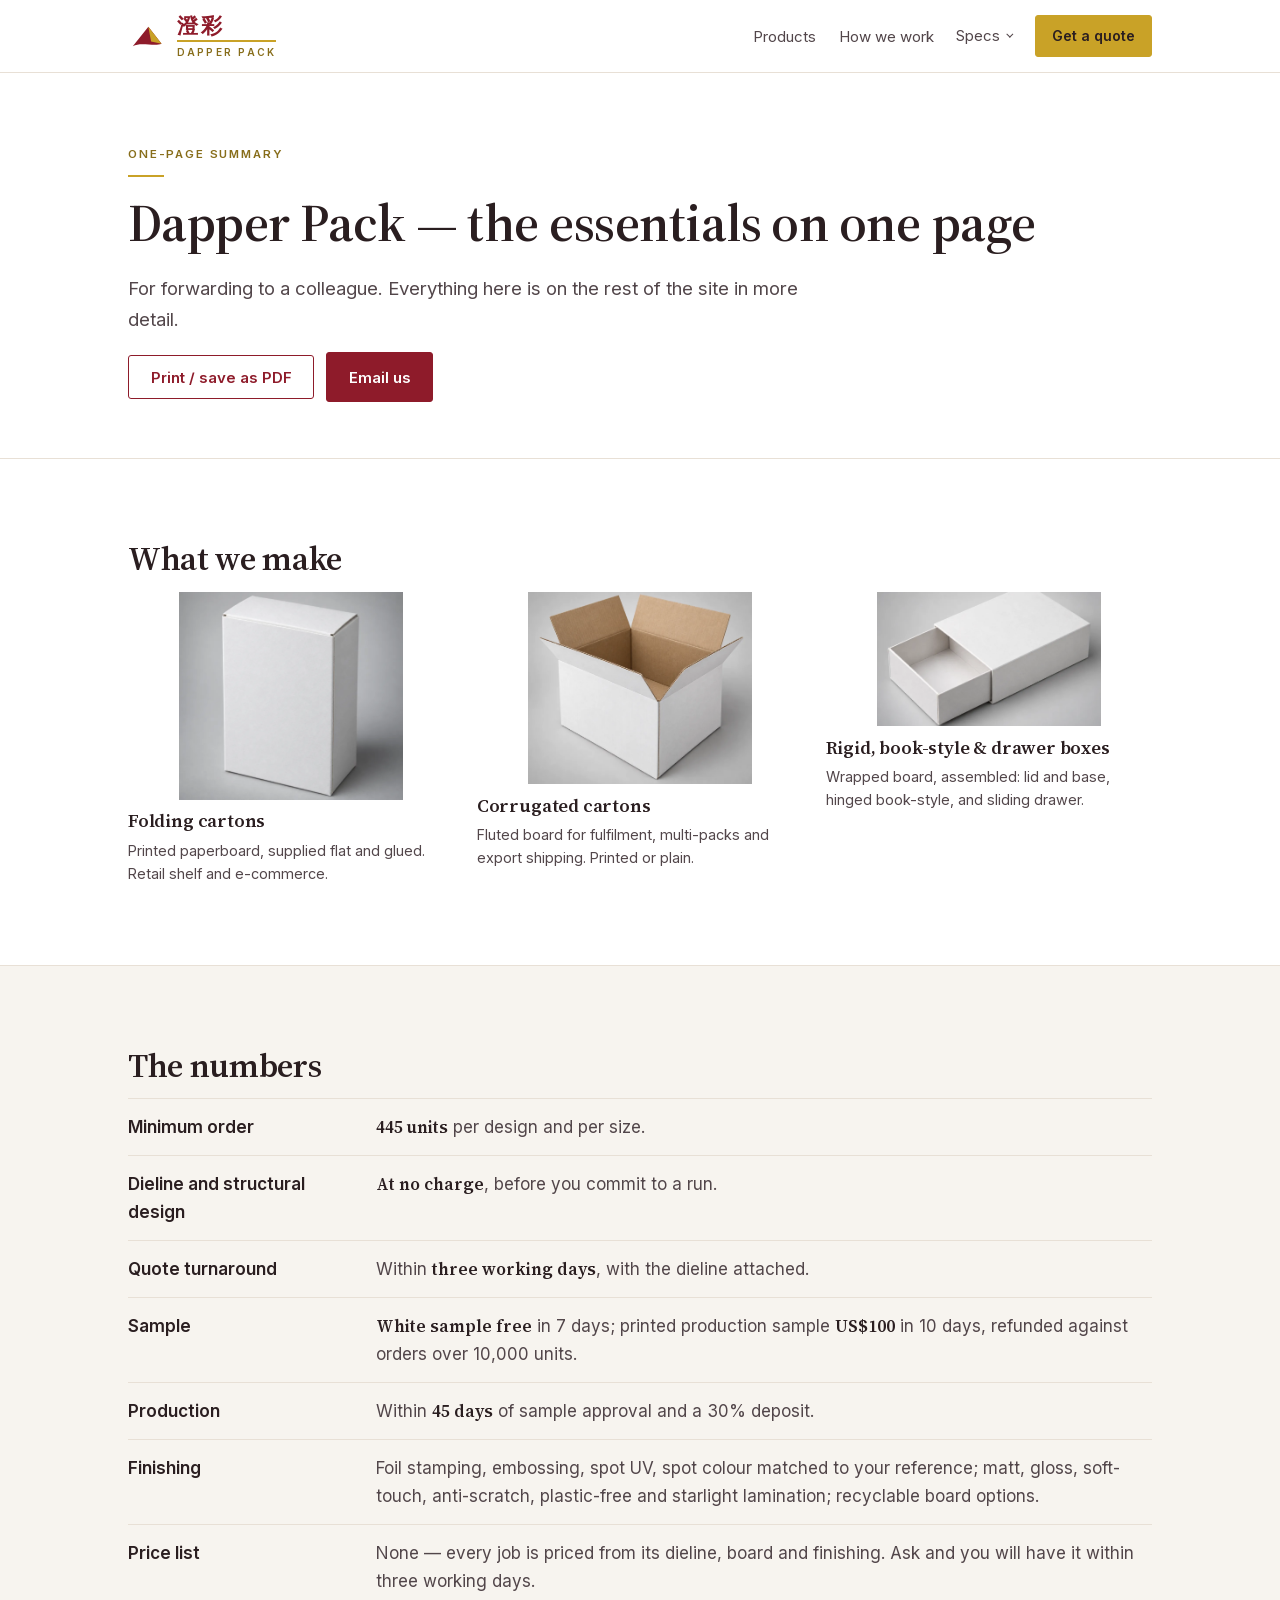
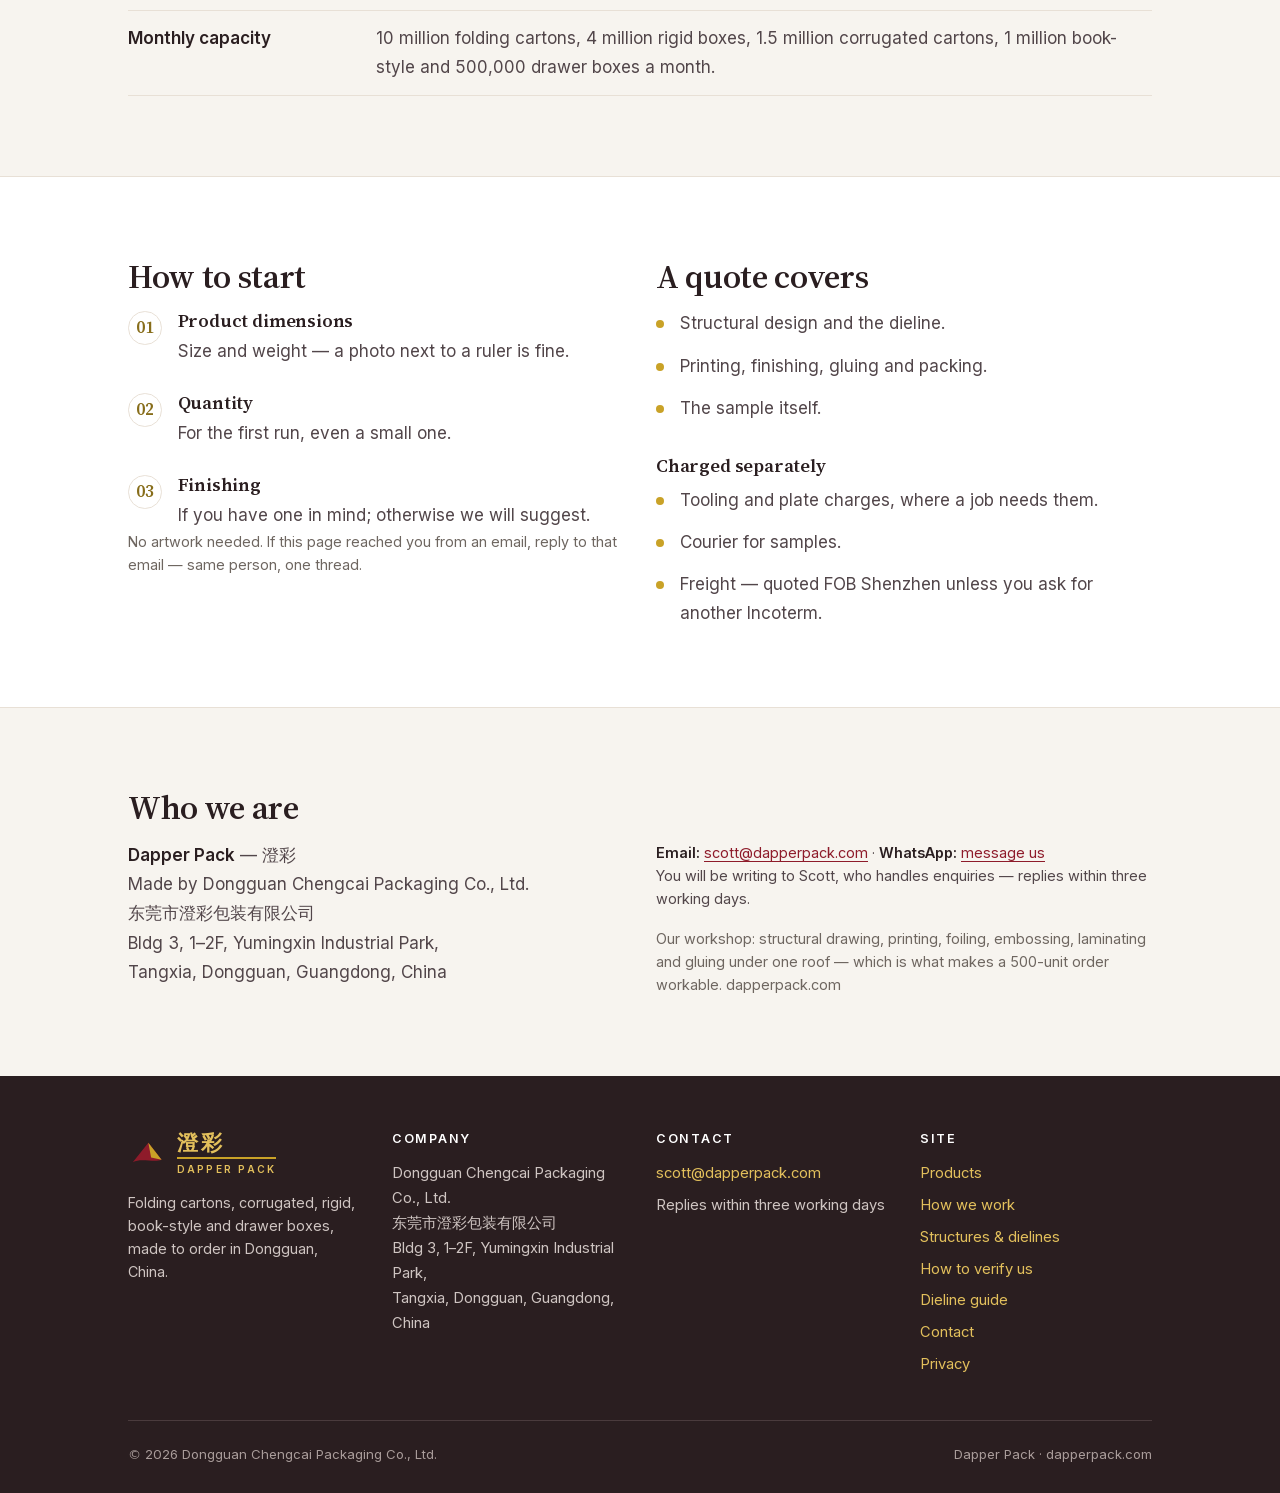
<file: fact-sheet.html>
<!doctype html>
<html lang="en">
<head>
<meta charset="utf-8">
<meta name="viewport" content="width=device-width, initial-scale=1">
<title>One-page summary — Dapper Pack packaging fact sheet</title>
<meta name="description" content="A printable one-page summary: what we make, the minimum order, monthly capacity, sample terms, and what a quote covers.">
<link rel="canonical" href="https://dapperpack.com/fact-sheet.html">
<meta name="theme-color" content="#8E1B2A">
<link rel="icon" href="favicon.svg" type="image/svg+xml">
<link rel="preload" href="assets/fonts/source-serif-4-600-latin.woff2" as="font" type="font/woff2" crossorigin><link rel="stylesheet" href="assets/css/site.css?v=fdad6ffea3">
<script src="assets/js/motion.js?v=35ffd58e37" defer></script>
<script src="assets/js/site.js?v=1f23f75200" defer></script>
<meta name="robots" content="noindex,follow">

<meta property="og:type" content="website">
<meta property="og:site_name" content="Dapper Pack">
<meta property="og:title" content="One-page summary — Dapper Pack fact sheet">
<meta property="og:description" content="Minimum order, monthly capacity, sample terms, what a quote covers and how to start — on one printable page.">
<meta property="og:url" content="https://dapperpack.com/fact-sheet.html">
<meta property="og:image" content="https://dapperpack.com/assets/img/og-fact-sheet.jpg">
<meta name="twitter:card" content="summary_large_image">
</head>
<body>

<a class="skip" href="#main">Skip to content</a>

<header class="masthead">
  <div class="wrap masthead__inner">
    <a class="lockup" href="index.html" aria-label="Dapper Pack — home">
      <svg class="lockup__mark" viewBox="-96 -90 192 148" aria-hidden="true" focusable="false">
        <path class="mk-body" d="M -72 34 L 8 -66 L 76 22 C 36 38 -28 10 -72 34 Z"/>
        <path class="mk-wing" d="M 8 -66 L 76 22 L 22 10 Z"/>
      </svg>
      <span class="lockup__text">
        <span class="lockup__cn">澄彩</span>
        <span class="lockup__rule"></span>
        <span class="lockup__en">DAPPER PACK</span>
      </span>
    </a>

    <button class="nav__toggle" type="button" aria-expanded="false" aria-controls="site-nav">
      <span class="nav__toggle-bars" aria-hidden="true"></span>
      <span class="visually-hidden">Menu</span>
    </button>

    <nav class="nav" id="site-nav" aria-label="Site">
      <ul class="nav__list">
        <li><a class="nav__link" href="products.html">Products</a></li>
        <li><a class="nav__link" href="capabilities.html">How we work</a></li>
        <li class="nav__group">
          <details class="specmenu">
            <summary class="nav__link specmenu__summary">Specs<span class="specmenu__caret" aria-hidden="true"></span></summary>
            <ul class="specmenu__list">
              <li><a class="specmenu__link" href="reference.html">Structures &amp; dielines</a></li>
              <li><a class="specmenu__link" href="verify.html">How to verify us</a></li>
              <li><a class="specmenu__link" href="dieline-guide.html">What to send</a></li>
              <li><a class="specmenu__link" href="fact-sheet.html" aria-current="page">One-page sheet</a></li>
            </ul>
          </details>
        </li>
      </ul>
      <a class="btn btn--gold btn--sm" href="contact.html">Get a quote</a>
    </nav>
  </div>
</header>

<main id="main">

  <div class="wrap">
    <div class="hero">
      <p class="eyebrow">One-page summary</p>
      <h1>Dapper Pack — the essentials on one page</h1>
      <p class="lede">
        For forwarding to a colleague. Everything here is on the rest of the site in more detail.
      </p>
      <div class="btn-row">
        <button class="btn btn--ghost" type="button" data-print>Print / save as PDF</button>
        <a class="btn" href="mailto:scott@dapperpack.com?subject=Quote%20request%20%E2%80%94%20packaging">Email us</a>
      </div>
    </div>
  </div>

  <section class="section">
    <div class="wrap">
      <h2>What we make</h2>
      <ul class="three-up">
        <li>
          <img src="assets/img/structure-folding-carton.webp?v=db8c4a5f09" width="1024" height="951" loading="lazy"
               alt="Studio illustration of a straight tuck end folding carton. Illustration, not a specification.">
          <h3>Folding cartons</h3>
          <p class="small">Printed paperboard, supplied flat and glued. Retail shelf and e-commerce.</p>
        </li>
        <li>
          <img src="assets/img/structure-corrugated.webp?v=7353bea947" width="1024" height="879" loading="lazy"
               alt="Studio illustration of a corrugated shipping carton with its top flaps open. Illustration, not a specification.">
          <h3>Corrugated cartons</h3>
          <p class="small">Fluted board for fulfilment, multi-packs and export shipping. Printed or plain.</p>
        </li>
        <li>
          <img src="assets/img/structure-drawer.webp?v=2a6bd87f32" width="1024" height="615" loading="lazy"
               alt="Studio illustration of a drawer box with the tray pulled part of the way out of its sleeve. Illustration, not a specification.">
          <h3>Rigid, book-style &amp; drawer boxes</h3>
          <p class="small">Wrapped board, assembled: lid and base, hinged book-style, and sliding drawer.</p>
        </li>
      </ul>
    </div>
  </section>

  <section class="section section--paper">
    <div class="wrap">
      <h2>The numbers</h2>
      <dl class="spec">
        <div><dt>Minimum order</dt><dd><span class="metric"><span data-count-to="500">500</span> units</span> per design and per size.</dd></div>
        <div><dt>Dieline and structural design</dt><dd><span class="metric">At no charge</span>, before you commit to a run.</dd></div>
        <div><dt>Quote turnaround</dt><dd>Within <span class="metric">three working days</span>, with the dieline attached.</dd></div>
        <div><dt>Sample</dt><dd><span class="metric">White sample free</span> in 7 days; printed production sample <span class="metric">US$100</span> in 10 days, refunded against orders over 10,000 units.</dd></div>
        <div><dt>Production</dt><dd>Within <span class="metric">45 days</span> of sample approval and a 30% deposit.</dd></div>
        <div><dt>Finishing</dt><dd>Foil stamping, embossing, spot UV, spot colour matched to your reference; matt, gloss, soft-touch, anti-scratch, plastic-free and starlight lamination; recyclable board options.</dd></div>
        <div><dt>Price list</dt><dd>None — every job is priced from its dieline, board and finishing. Ask and you will have it within three working days.</dd></div>
        <div><dt>Monthly capacity</dt><dd>10 million folding cartons, 4 million rigid boxes, 1.5 million corrugated cartons, 1 million book-style and 500,000 drawer boxes a month.</dd></div>
      </dl>
    </div>
  </section>

  <section class="section">
    <div class="wrap">
      <div class="grid grid--2">
        <div>
          <h2>How to start</h2>
          <ol class="steps">
            <li><h3>Product dimensions</h3><p>Size and weight — a photo next to a ruler is fine.</p></li>
            <li><h3>Quantity</h3><p>For the first run, even a small one.</p></li>
            <li><h3>Finishing</h3><p>If you have one in mind; otherwise we will suggest.</p></li>
          </ol>
          <p class="small muted">No artwork needed. If this page reached you from an email, reply to that email — same person, one thread.</p>
        </div>
        <div>
          <h2>A quote covers</h2>
          <ul class="facts">
            <li>Structural design and the dieline.</li>
            <li>Printing, finishing, gluing and packing.</li>
            <li>The sample itself.</li>
          </ul>
          <h3 class="mt-2">Charged separately</h3>
          <ul class="facts">
            <li>Tooling and plate charges, where a job needs them.</li>
            <li>Courier for samples.</li>
            <li>Freight — quoted FOB Shenzhen unless you ask for another Incoterm.</li>
          </ul>
        </div>
      </div>
    </div>
  </section>

  <section class="section section--paper">
    <div class="wrap">
      <h2>Who we are</h2>
      <div class="grid grid--2">
        <address>
          <strong>Dapper Pack</strong> — 澄彩<br>
          Made by Dongguan Chengcai Packaging Co., Ltd.<br>
          东莞市澄彩包装有限公司<br>
          Bldg 3, 1–2F, Yumingxin Industrial Park,<br>
          Tangxia, Dongguan, Guangdong, China
        </address>
        <div>
          <p class="small">
            <strong>Email:</strong>
            <a href="mailto:scott@dapperpack.com">scott@dapperpack.com</a> &middot;
            <strong>WhatsApp:</strong>
            <a href="https://wa.me/8613510030955?text=Hello%20Dapper%20Pack">message us</a><br>
            You will be writing to Scott, who handles enquiries — replies within three working days.
          </p>
          <p class="small muted">
            Our workshop: structural drawing, printing, foiling, embossing, laminating and gluing
            under one roof — which is what makes a 500-unit order workable. dapperpack.com
          </p>
        </div>
      </div>
    </div>
  </section>

</main>

<footer class="footer">
  <div class="wrap">
    <div class="footer__grid">
      <div>
        <span class="lockup lockup--reverse">
          <svg class="lockup__mark" viewBox="-96 -90 192 148" aria-hidden="true" focusable="false">
            <path class="mk-body" d="M -72 34 L 8 -66 L 76 22 C 36 38 -28 10 -72 34 Z"/>
            <path class="mk-wing" d="M 8 -66 L 76 22 L 22 10 Z"/>
          </svg>
          <span class="lockup__text">
            <span class="lockup__cn">澄彩</span>
            <span class="lockup__rule"></span>
            <span class="lockup__en">DAPPER PACK</span>
          </span>
        </span>
        <p class="small mt-1">Folding cartons, corrugated, rigid, book-style and drawer boxes, made to order in Dongguan, China.</p>
      </div>
      <div>
        <h4>Company</h4>
        <address>
          Dongguan Chengcai Packaging Co., Ltd.<br>
          东莞市澄彩包装有限公司<br>
          Bldg 3, 1–2F, Yumingxin Industrial Park,<br>
          Tangxia, Dongguan, Guangdong, China
        </address>
      </div>
      <div>
        <h4>Contact</h4>
        <ul>
          <li><a href="mailto:scott@dapperpack.com">scott@dapperpack.com</a></li>
          <li>Replies within three working days</li>
        </ul>
      </div>
      <div>
        <h4>Site</h4>
        <ul>
          <li><a href="products.html">Products</a></li>
          <li><a href="capabilities.html">How we work</a></li>
          <li><a href="reference.html">Structures &amp; dielines</a></li>
          <li><a href="verify.html">How to verify us</a></li>
          <li><a href="dieline-guide.html">Dieline guide</a></li>
          <li><a href="contact.html">Contact</a></li>
          <li><a href="privacy.html">Privacy</a></li>
        </ul>
      </div>
    </div>
    <div class="footer__legal">
      <span>&copy; <span data-year>2026</span> Dongguan Chengcai Packaging Co., Ltd.</span>
      <span>Dapper Pack &middot; dapperpack.com</span>
    </div>
  </div>
</footer>

</body>
</html>
</file>
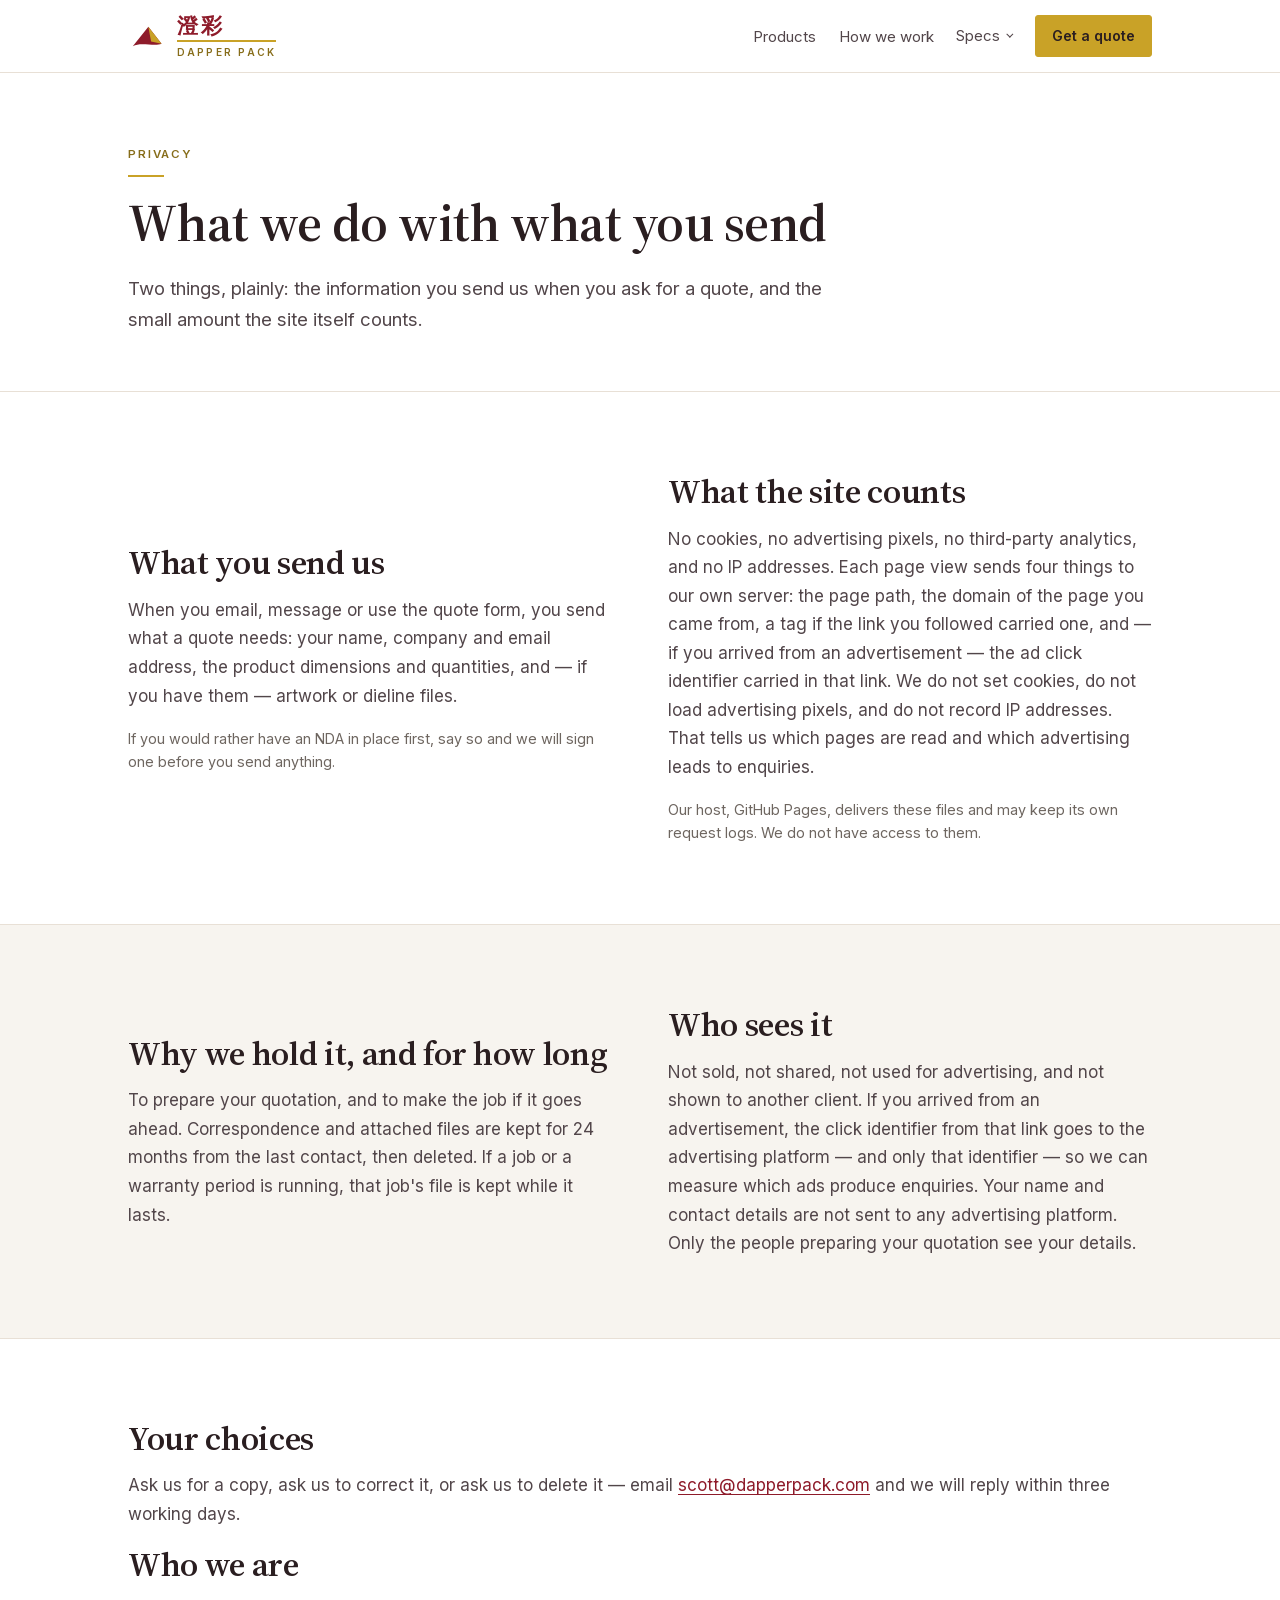
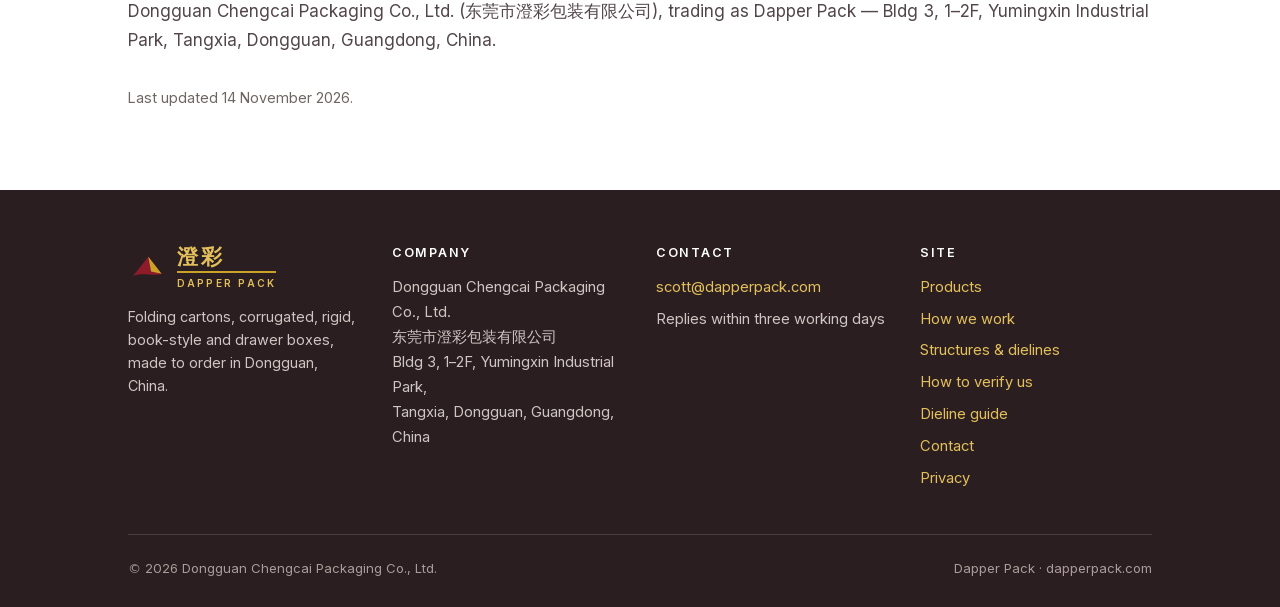
<file: privacy.html>
<!doctype html>
<html lang="en">
<head>
<meta charset="utf-8">
<meta name="viewport" content="width=device-width, initial-scale=1">
<title>Privacy — what we do with what you send | Dapper Pack</title>
<meta name="description" content="What Dapper Pack holds when you ask for a quote: what you send, what the site counts, how long it is kept, and how to have it deleted.">
<link rel="canonical" href="https://dapperpack.com/privacy.html">
<meta name="theme-color" content="#8E1B2A">
<link rel="icon" href="favicon.svg" type="image/svg+xml">
<link rel="preload" href="assets/fonts/source-serif-4-600-latin.woff2" as="font" type="font/woff2" crossorigin><link rel="stylesheet" href="assets/css/site.css?v=fdad6ffea3">
<script src="assets/js/motion.js?v=35ffd58e37" defer></script>
<script src="assets/js/site.js?v=1f23f75200" defer></script>

<meta property="og:type" content="website">
<meta property="og:site_name" content="Dapper Pack">
<meta property="og:title" content="Privacy — Dapper Pack">
<meta property="og:description" content="What we hold when you ask for a quote, what the site counts, how long it is kept, and how to have it deleted.">
<meta property="og:url" content="https://dapperpack.com/privacy.html">
<meta property="og:image" content="https://dapperpack.com/assets/img/og-index.jpg">
<meta name="twitter:card" content="summary_large_image">
</head>
<body>

<a class="skip" href="#main">Skip to content</a>

<header class="masthead">
  <div class="wrap masthead__inner">
    <a class="lockup" href="index.html" aria-label="Dapper Pack — home">
      <svg class="lockup__mark" viewBox="-96 -90 192 148" aria-hidden="true" focusable="false">
        <path class="mk-body" d="M -72 34 L 8 -66 L 76 22 C 36 38 -28 10 -72 34 Z"/>
        <path class="mk-wing" d="M 8 -66 L 76 22 L 22 10 Z"/>
      </svg>
      <span class="lockup__text">
        <span class="lockup__cn">澄彩</span>
        <span class="lockup__rule"></span>
        <span class="lockup__en">DAPPER PACK</span>
      </span>
    </a>

    <button class="nav__toggle" type="button" aria-expanded="false" aria-controls="site-nav">
      <span class="nav__toggle-bars" aria-hidden="true"></span>
      <span class="visually-hidden">Menu</span>
    </button>

    <nav class="nav" id="site-nav" aria-label="Site">
      <ul class="nav__list">
        <li><a class="nav__link" href="products.html">Products</a></li>
        <li><a class="nav__link" href="capabilities.html">How we work</a></li>
        <li class="nav__group">
          <details class="specmenu">
            <summary class="nav__link specmenu__summary">Specs<span class="specmenu__caret" aria-hidden="true"></span></summary>
            <ul class="specmenu__list">
              <li><a class="specmenu__link" href="reference.html">Structures &amp; dielines</a></li>
              <li><a class="specmenu__link" href="verify.html">How to verify us</a></li>
              <li><a class="specmenu__link" href="dieline-guide.html">What to send</a></li>
              <li><a class="specmenu__link" href="fact-sheet.html">One-page sheet</a></li>
            </ul>
          </details>
        </li>
      </ul>
      <a class="btn btn--gold btn--sm" href="contact.html">Get a quote</a>
    </nav>
  </div>
</header>

<main id="main">

  <div class="wrap">
    <div class="hero">
      <p class="eyebrow">Privacy</p>
      <h1>What we do with what you send</h1>
      <p class="lede">
        Two things, plainly: the information you send us when you ask for a quote, and the small
        amount the site itself counts.
      </p>
    </div>
  </div>

  <section class="section">
    <div class="wrap">
      <div class="split">
        <div>
          <h2>What you send us</h2>
          <p>
            When you email, message or use the quote form, you send what a quote needs: your name,
            company and email address, the product dimensions and quantities, and — if you have
            them — artwork or dieline files.
          </p>
          <p class="small muted">
            If you would rather have an NDA in place first, say so and we will sign one before you
            send anything.
          </p>
        </div>
        <div>
          <h2>What the site counts</h2>
          <p>
            No cookies, no advertising pixels, no third-party analytics, and no IP addresses. Each
            page view sends four things to our own server: the page path, the domain of the page
            you came from, a tag if the link you followed carried one, and — if you arrived from
            an advertisement — the ad click identifier carried in that link. We do not set
            cookies, do not load advertising pixels, and do not record IP addresses. That tells us
            which pages are read and which advertising leads to enquiries.
          </p>
          <p class="small muted">
            Our host, GitHub Pages, delivers these files and may keep its own request logs. We do
            not have access to them.
          </p>
        </div>
      </div>
    </div>
  </section>

  <section class="section section--paper">
    <div class="wrap">
      <div class="split">
        <div>
          <h2>Why we hold it, and for how long</h2>
          <p>
            To prepare your quotation, and to make the job if it goes ahead. Correspondence and
            attached files are kept for 24 months from the last contact, then deleted. If a job or
            a warranty period is running, that job's file is kept while it lasts.
          </p>
        </div>
        <div>
          <h2>Who sees it</h2>
          <p>
            Not sold, not shared, not used for advertising, and not shown to another client. If
            you arrived from an advertisement, the click identifier from that link goes to the
            advertising platform — and only that identifier — so we can measure which ads
            produce enquiries. Your name and contact details are not sent to any advertising
            platform. Only the people preparing your quotation see your details.
          </p>
        </div>
      </div>
    </div>
  </section>

  <section class="section">
    <div class="wrap">
      <h2>Your choices</h2>
      <p>
        Ask us for a copy, ask us to correct it, or ask us to delete it — email
        <a href="mailto:scott@dapperpack.com">scott@dapperpack.com</a> and we will reply within
        three working days.
      </p>

      <h2>Who we are</h2>
      <p>
        Dongguan Chengcai Packaging Co., Ltd. (东莞市澄彩包装有限公司), trading as Dapper Pack —
        Bldg 3, 1–2F, Yumingxin Industrial Park, Tangxia, Dongguan, Guangdong, China.
      </p>

      <p class="small muted mt-2">Last updated 14 November 2026.</p>
    </div>
  </section>

</main>

<footer class="footer">
  <div class="wrap">
    <div class="footer__grid">
      <div>
        <span class="lockup lockup--reverse">
          <svg class="lockup__mark" viewBox="-96 -90 192 148" aria-hidden="true" focusable="false">
            <path class="mk-body" d="M -72 34 L 8 -66 L 76 22 C 36 38 -28 10 -72 34 Z"/>
            <path class="mk-wing" d="M 8 -66 L 76 22 L 22 10 Z"/>
          </svg>
          <span class="lockup__text">
            <span class="lockup__cn">澄彩</span>
            <span class="lockup__rule"></span>
            <span class="lockup__en">DAPPER PACK</span>
          </span>
        </span>
        <p class="small mt-1">Folding cartons, corrugated, rigid, book-style and drawer boxes, made to order in Dongguan, China.</p>
      </div>
      <div>
        <h4>Company</h4>
        <address>
          Dongguan Chengcai Packaging Co., Ltd.<br>
          东莞市澄彩包装有限公司<br>
          Bldg 3, 1–2F, Yumingxin Industrial Park,<br>
          Tangxia, Dongguan, Guangdong, China
        </address>
      </div>
      <div>
        <h4>Contact</h4>
        <ul>
          <li><a href="mailto:scott@dapperpack.com">scott@dapperpack.com</a></li>
          <li>Replies within three working days</li>
        </ul>
      </div>
      <div>
        <h4>Site</h4>
        <ul>
          <li><a href="products.html">Products</a></li>
          <li><a href="capabilities.html">How we work</a></li>
          <li><a href="reference.html">Structures &amp; dielines</a></li>
          <li><a href="verify.html">How to verify us</a></li>
          <li><a href="dieline-guide.html">Dieline guide</a></li>
          <li><a href="contact.html">Contact</a></li>
          <li><a href="privacy.html" aria-current="page">Privacy</a></li>
        </ul>
      </div>
    </div>
    <div class="footer__legal">
      <span>&copy; <span data-year>2026</span> Dongguan Chengcai Packaging Co., Ltd.</span>
      <span>Dapper Pack &middot; dapperpack.com</span>
    </div>
  </div>
</footer>

</body>
</html>
</file>
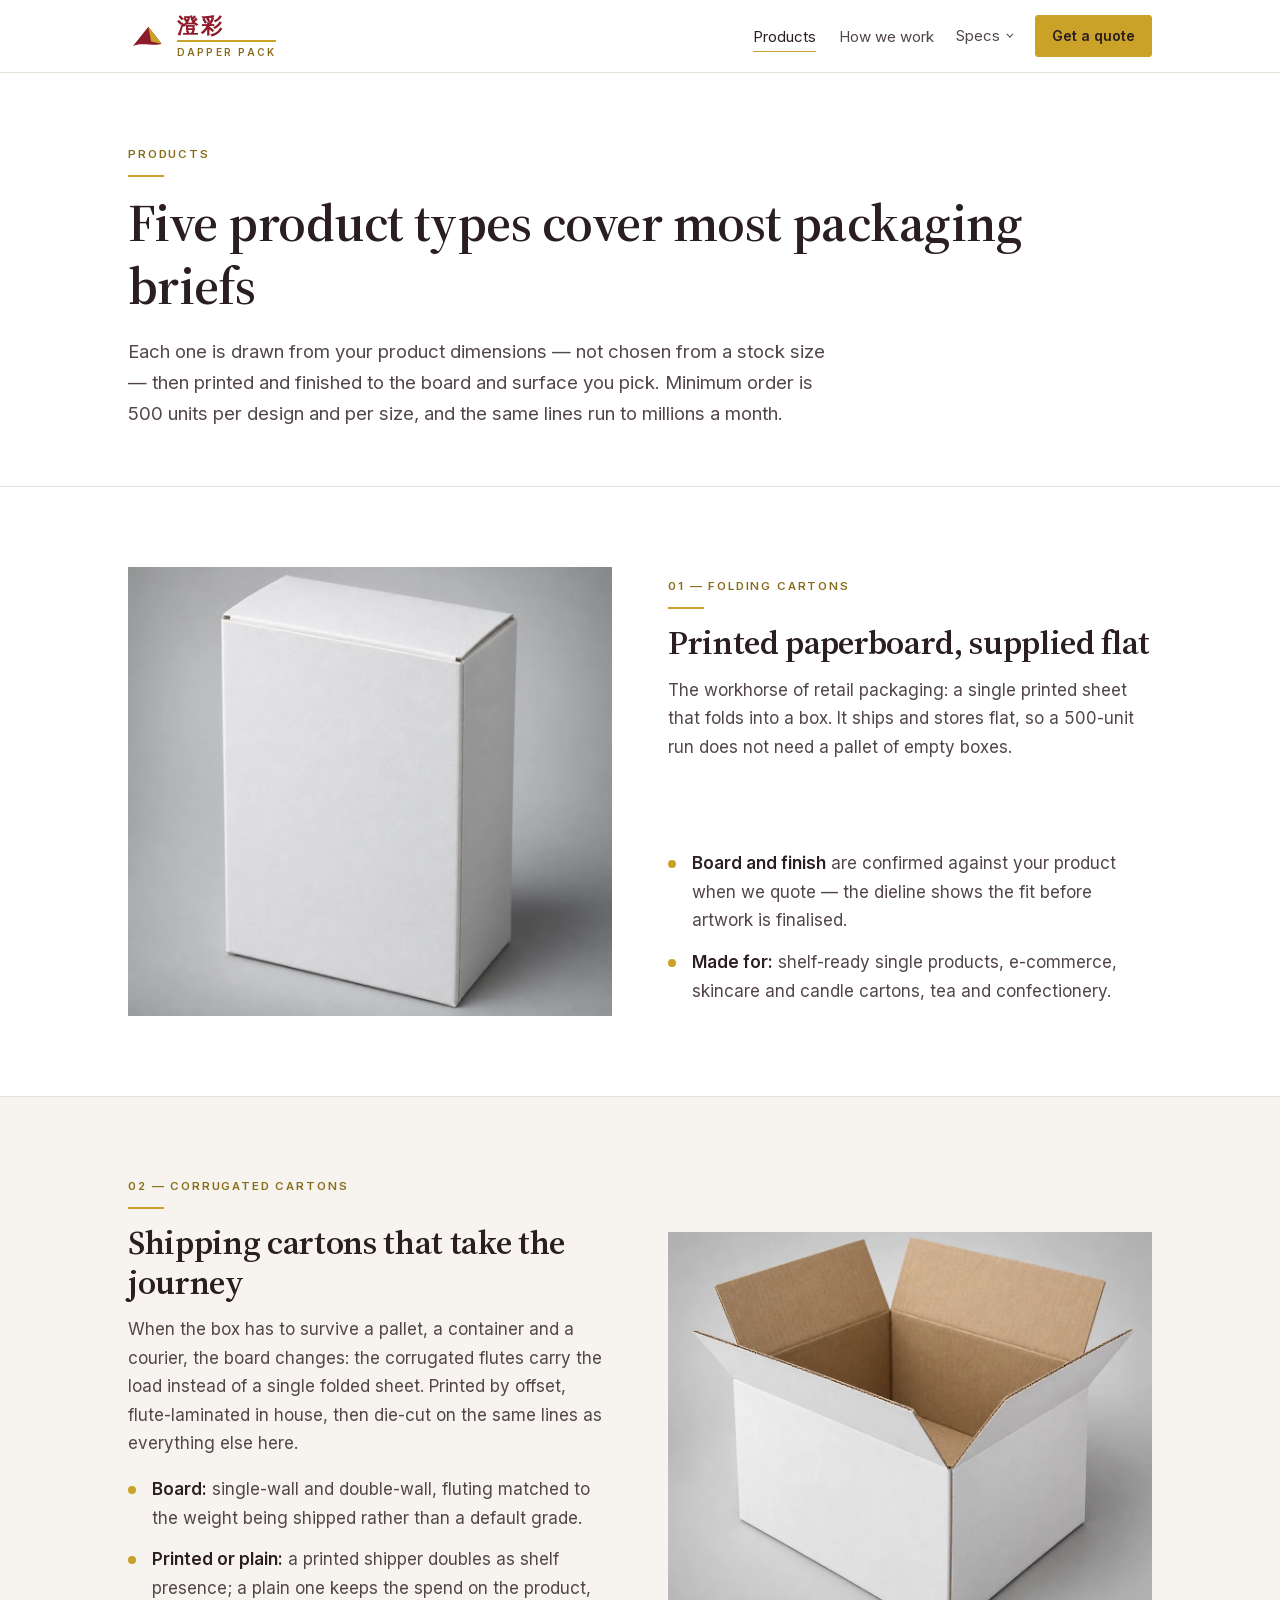
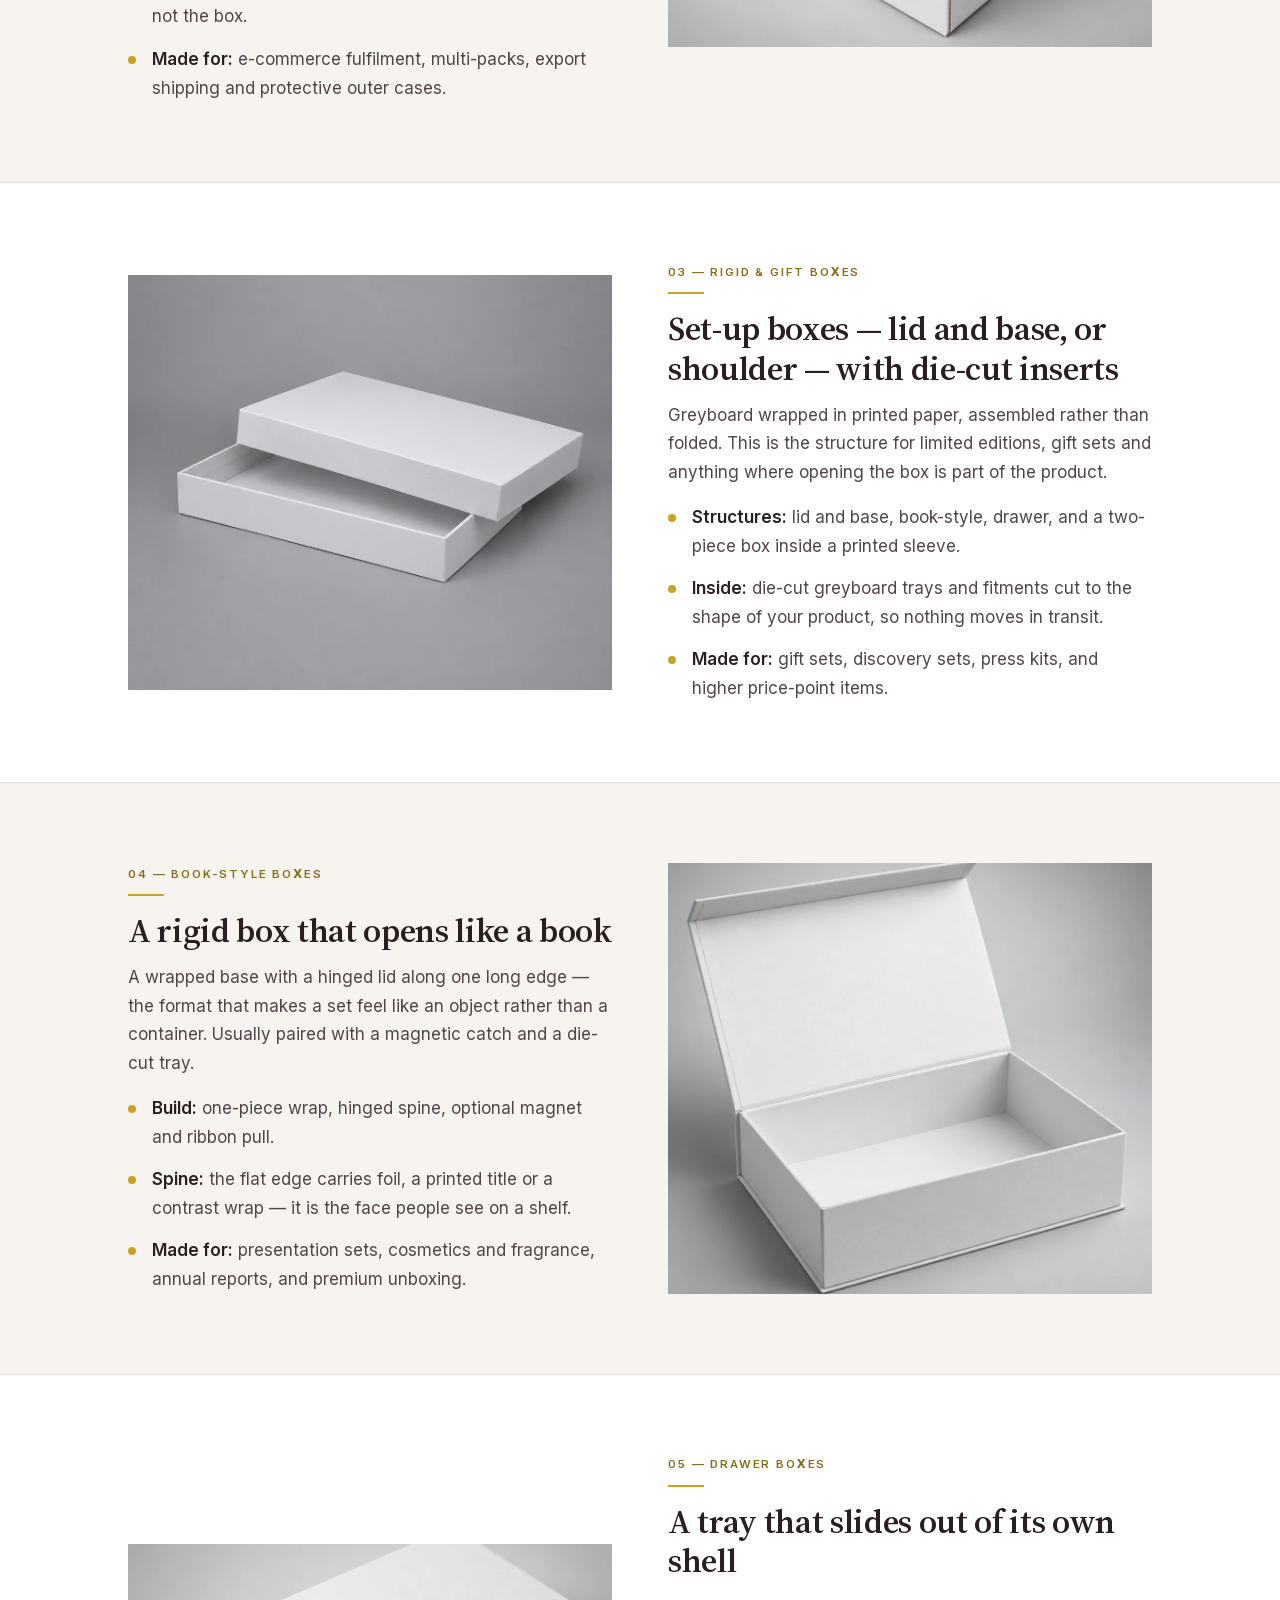
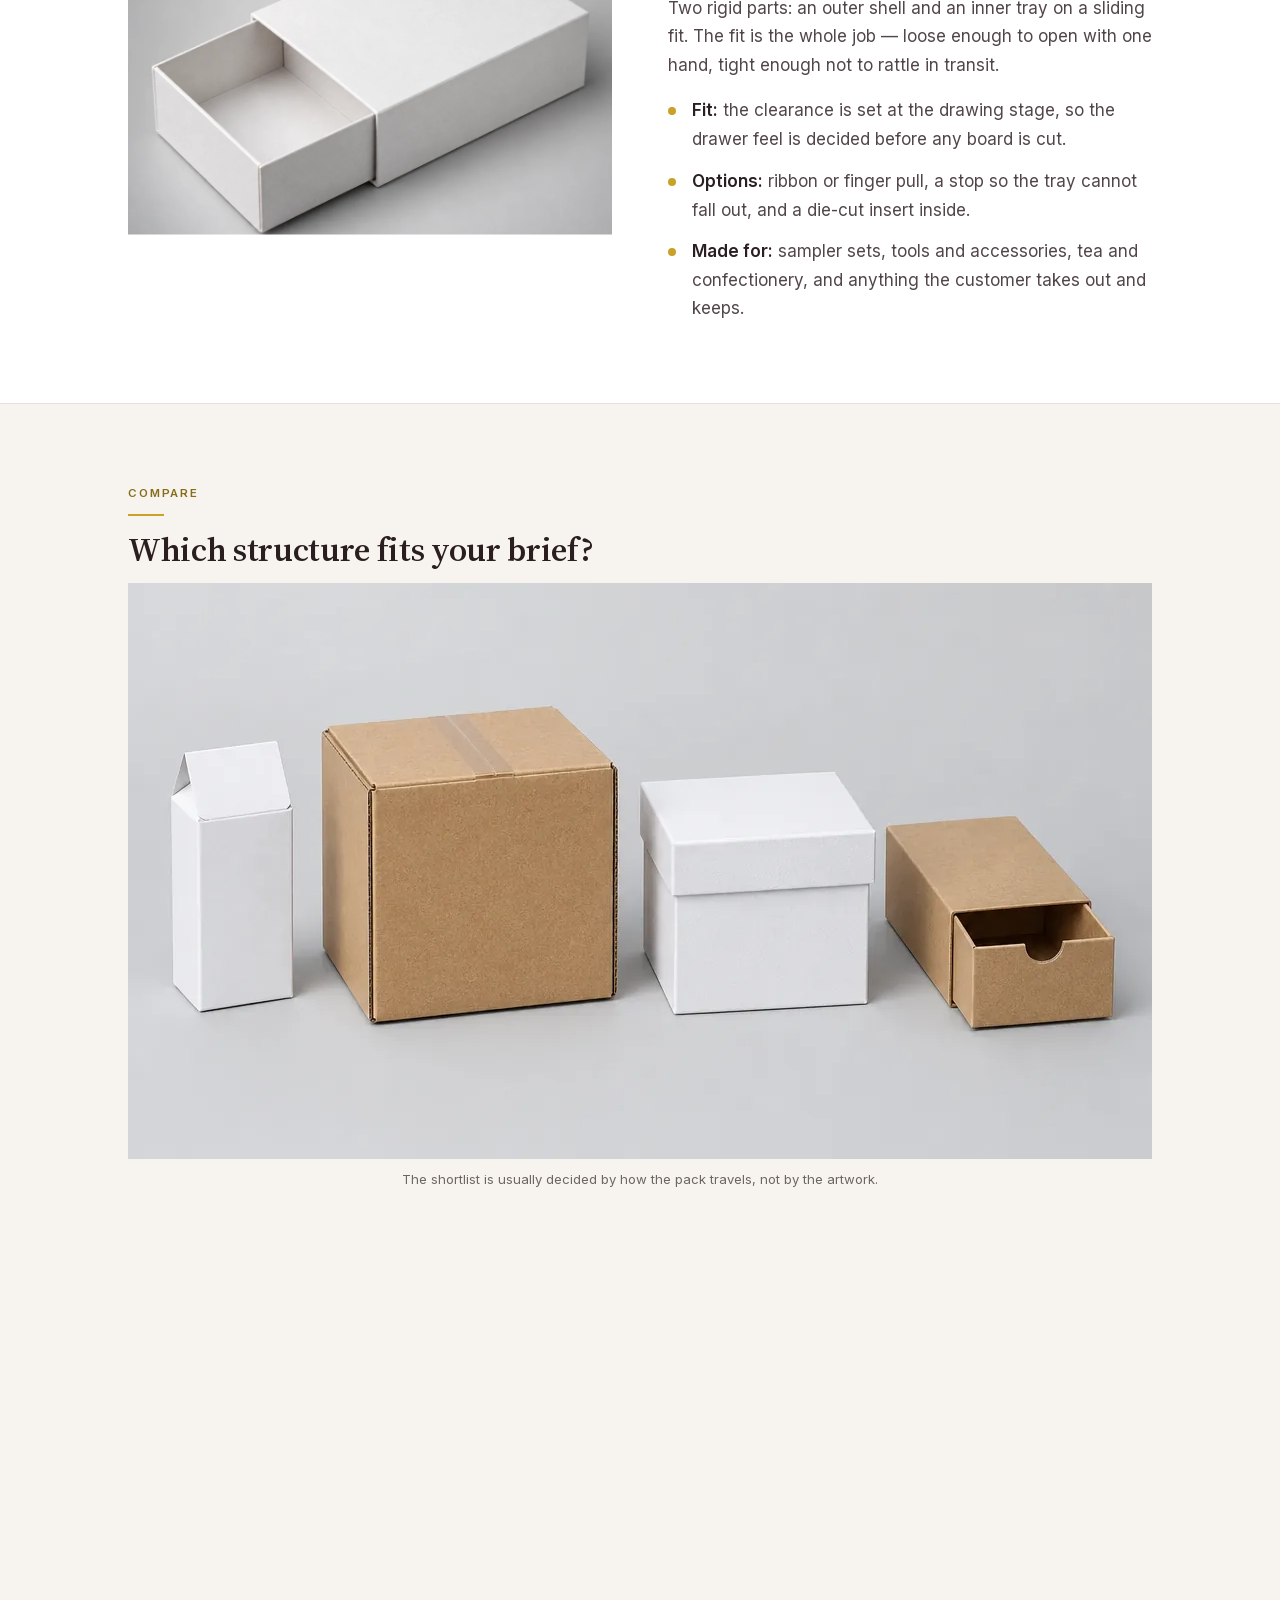
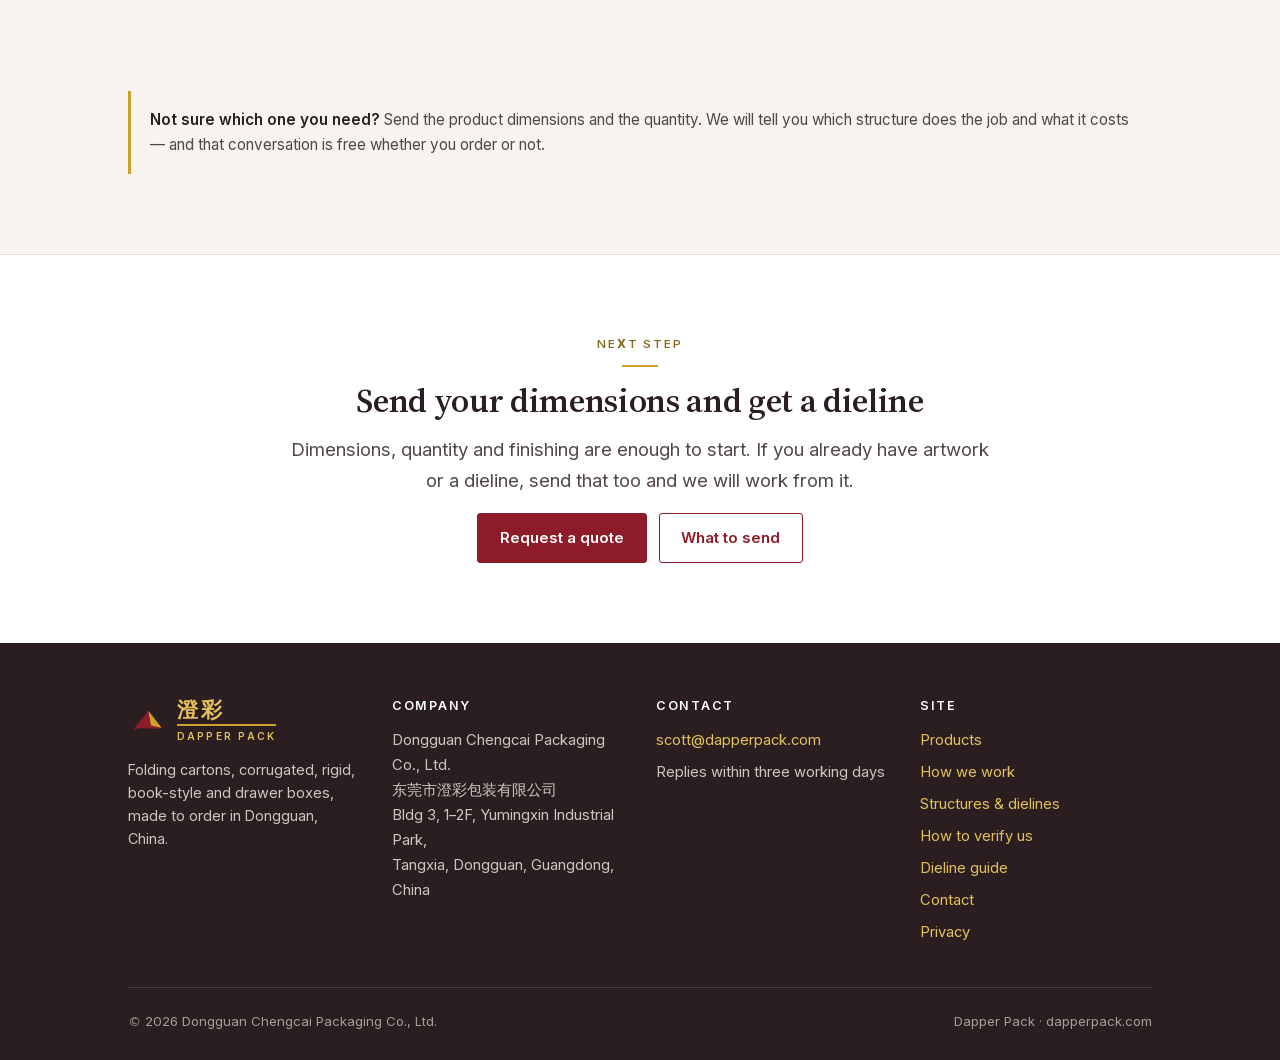
<file: products.html>
<!doctype html>
<html lang="en">
<head>
<meta charset="utf-8">
<meta name="viewport" content="width=device-width, initial-scale=1">
<title>Five packaging structures, drawn to size | Dapper Pack</title>
<meta name="description" content="Five product types drawn to your dimensions: folding cartons, corrugated cartons, rigid and gift boxes, book-style and drawer boxes — from 500 units.">
<link rel="canonical" href="https://dapperpack.com/products.html">
<meta name="theme-color" content="#8E1B2A">
<link rel="icon" href="favicon.svg" type="image/svg+xml">
<link rel="preload" href="assets/fonts/source-serif-4-600-latin.woff2" as="font" type="font/woff2" crossorigin><link rel="stylesheet" href="assets/css/site.css?v=fdad6ffea3">
<script src="assets/js/motion.js?v=35ffd58e37" defer></script>
<script src="assets/js/site.js?v=1f23f75200" defer></script>

<meta property="og:type" content="website">
<meta property="og:site_name" content="Dapper Pack">
<meta property="og:title" content="Products — five packaging types, and what each one suits">
<meta property="og:description" content="Folding cartons, corrugated cartons, rigid boxes, book-style boxes and drawer boxes — each drawn to your product dimensions. Minimum order 500 units per design and per size.">
<meta property="og:url" content="https://dapperpack.com/products.html">
<meta property="og:image" content="https://dapperpack.com/assets/img/og-products.jpg">
<meta name="twitter:card" content="summary_large_image">
<script type="application/ld+json">
{
  "@context": "https://schema.org",
  "@type": "Organization",
  "name": "Dapper Pack",
  "alternateName": "澄彩",
  "legalName": "Dongguan Chengcai Packaging Co., Ltd.",
  "url": "https://dapperpack.com/",
  "logo": "https://dapperpack.com/assets/img/mark-square.svg",
  "email": "scott@dapperpack.com",
  "description": "Packaging manufacturer making folding cartons, corrugated cartons, rigid boxes, book-style and drawer boxes — from 500 units to millions a month.",
  "address": {
    "@type": "PostalAddress",
    "streetAddress": "Bldg 3, 1–2F, Yumingxin Industrial Park, Tangxia",
    "addressLocality": "Dongguan",
    "addressRegion": "Guangdong",
    "addressCountry": "CN"
  },
  "contactPoint": {
    "@type": "ContactPoint",
    "contactType": "sales",
    "email": "scott@dapperpack.com",
    "availableLanguage": [
      "en",
      "zh"
    ]
  }
}
</script>
</head>
<body>

<a class="skip" href="#main">Skip to content</a>

<header class="masthead">
  <div class="wrap masthead__inner">
    <a class="lockup" href="index.html" aria-label="Dapper Pack — home">
      <svg class="lockup__mark" viewBox="-96 -90 192 148" aria-hidden="true" focusable="false">
        <path class="mk-body" d="M -72 34 L 8 -66 L 76 22 C 36 38 -28 10 -72 34 Z"/>
        <path class="mk-wing" d="M 8 -66 L 76 22 L 22 10 Z"/>
      </svg>
      <span class="lockup__text">
        <span class="lockup__cn">澄彩</span>
        <span class="lockup__rule"></span>
        <span class="lockup__en">DAPPER PACK</span>
      </span>
    </a>

    <button class="nav__toggle" type="button" aria-expanded="false" aria-controls="site-nav">
      <span class="nav__toggle-bars" aria-hidden="true"></span>
      <span class="visually-hidden">Menu</span>
    </button>

    <nav class="nav" id="site-nav" aria-label="Site">
      <ul class="nav__list">
        <li><a class="nav__link" href="products.html" aria-current="page">Products</a></li>
        <li><a class="nav__link" href="capabilities.html">How we work</a></li>
        <li class="nav__group">
          <details class="specmenu">
            <summary class="nav__link specmenu__summary">Specs<span class="specmenu__caret" aria-hidden="true"></span></summary>
            <ul class="specmenu__list">
              <li><a class="specmenu__link" href="reference.html">Structures &amp; dielines</a></li>
              <li><a class="specmenu__link" href="verify.html">How to verify us</a></li>
              <li><a class="specmenu__link" href="dieline-guide.html">What to send</a></li>
              <li><a class="specmenu__link" href="fact-sheet.html">One-page sheet</a></li>
            </ul>
          </details>
        </li>
      </ul>
      <a class="btn btn--gold btn--sm" href="contact.html">Get a quote</a>
    </nav>
  </div>
</header>

<main id="main">

  <div class="wrap">
    <div class="hero">
      <p class="eyebrow">Products</p>
      <h1>Five product types cover most packaging briefs</h1>
      <p class="lede">
        Each one is drawn from your product dimensions — not chosen from a stock size — then
        printed and finished to the board and surface you pick. Minimum order is 500 units
        per design and per size, and the same lines run to millions a month.
      </p>
    </div>
  </div>

  <section class="section" id="folding-cartons">
    <div class="wrap">
      <div class="split">
        <figure class="hero__figure">
          <img src="assets/img/structure-folding-carton.webp?v=db8c4a5f09" width="1024" height="951"
               alt="Studio illustration of a straight tuck end folding carton. Illustration, not a specification.">
        </figure>
        <div>
          <p class="eyebrow">01 — Folding cartons</p>
          <h2>Printed paperboard, supplied flat</h2>
          <p>
            The workhorse of retail packaging: a single printed sheet that folds into a box.
            It ships and stores flat, so a 500-unit run does not need a pallet of empty boxes.
          </p>
          <ul class="facts">
            <li><strong>Structures:</strong> straight tuck-end, reverse tuck-end, crash-lock,
                and sleeves that slide over a tray.</li>
            <li><strong>Board and finish</strong> are confirmed against your product when we quote —
                the dieline shows the fit before artwork is finalised.</li>
            <li><strong>Made for:</strong> shelf-ready single products, e-commerce, skincare and
                candle cartons, tea and confectionery.</li>
          </ul>
        </div>
      </div>
    </div>
  </section>

  <section class="section section--paper" id="corrugated-cartons">
    <div class="wrap">
      <div class="split">
        <div>
          <p class="eyebrow">02 — Corrugated cartons</p>
          <h2>Shipping cartons that take the journey</h2>
          <p>
            When the box has to survive a pallet, a container and a courier, the board changes:
            the corrugated flutes carry the load instead of a single folded sheet. Printed by
            offset, flute-laminated in house, then die-cut on the same lines as everything else
            here.
          </p>
          <ul class="facts">
            <li><strong>Board:</strong> single-wall and double-wall, fluting matched to the
                weight being shipped rather than a default grade.</li>
            <li><strong>Printed or plain:</strong> a printed shipper doubles as shelf presence;
                a plain one keeps the spend on the product, not the box.</li>
            <li><strong>Made for:</strong> e-commerce fulfilment, multi-packs, export shipping
                and protective outer cases.</li>
          </ul>
        </div>
        <figure class="hero__figure">
          <img src="assets/img/structure-corrugated.webp?v=7353bea947" width="1024" height="879" loading="lazy"
               alt="Studio illustration of a corrugated shipping carton with its top flaps open. Illustration, not a specification.">
        </figure>
      </div>
    </div>
  </section>

  <section class="section" id="rigid-boxes">
    <div class="wrap">
      <div class="split">
        <figure class="hero__figure">
          <img src="assets/img/structure-rigid.webp?v=5f0988f3aa" width="1024" height="879" loading="lazy"
               alt="Studio illustration of a rigid lid-and-base box with the lid resting ajar on the base, both plain unprinted white. Illustration, not a specification.">
        </figure>
        <div>
          <p class="eyebrow">03 — Rigid &amp; gift boxes</p>
          <h2>Set-up boxes — lid and base, or shoulder — with die-cut inserts</h2>
          <p>
            Greyboard wrapped in printed paper, assembled rather than folded. This is the structure for limited
            editions, gift sets and anything where opening the box is part of the product.
          </p>
          <ul class="facts">
            <li><strong>Structures:</strong> lid and base, book-style, drawer, and a two-piece
                box inside a printed sleeve.</li>
            <li><strong>Inside:</strong> die-cut greyboard trays and fitments cut to the shape of your
                product, so nothing moves in transit.</li>
            <li><strong>Made for:</strong> gift sets, discovery sets, press kits, and higher
                price-point items.</li>
          </ul>
        </div>
      </div>
    </div>
  </section>

  <section class="section section--paper" id="book-style-boxes">
    <div class="wrap">
      <div class="split">
        <div>
          <p class="eyebrow">04 — Book-style boxes</p>
          <h2>A rigid box that opens like a book</h2>
          <p>
            A wrapped base with a hinged lid along one long edge — the format that makes a set
            feel like an object rather than a container. Usually paired with a magnetic catch
            and a die-cut tray.
          </p>
          <ul class="facts">
            <li><strong>Build:</strong> one-piece wrap, hinged spine, optional magnet and
                ribbon pull.</li>
            <li><strong>Spine:</strong> the flat edge carries foil, a printed title or a
                contrast wrap — it is the face people see on a shelf.</li>
            <li><strong>Made for:</strong> presentation sets, cosmetics and fragrance, annual
                reports, and premium unboxing.</li>
          </ul>
        </div>
        <figure class="hero__figure">
          <img src="assets/img/structure-bookstyle.webp?v=f141f0c44b" width="1024" height="913" loading="lazy"
               alt="Studio illustration of a book-style box with the magnetic flap open. Illustration, not a specification.">
        </figure>
      </div>
    </div>
  </section>

  <section class="section" id="drawer-boxes">
    <div class="wrap">
      <div class="split">
        <figure class="hero__figure">
          <img src="assets/img/structure-drawer.webp?v=2a6bd87f32" width="1024" height="615" loading="lazy"
               alt="Studio illustration of a drawer box with the tray pulled part of the way out of its sleeve. Illustration, not a specification.">
        </figure>
        <div>
          <p class="eyebrow">05 — Drawer boxes</p>
          <h2>A tray that slides out of its own shell</h2>
          <p>
            Two rigid parts: an outer shell and an inner tray on a sliding fit. The fit is the
            whole job — loose enough to open with one hand, tight enough not to rattle in
            transit.
          </p>
          <ul class="facts">
            <li><strong>Fit:</strong> the clearance is set at the drawing stage, so the drawer
                feel is decided before any board is cut.</li>
            <li><strong>Options:</strong> ribbon or finger pull, a stop so the tray cannot fall
                out, and a die-cut insert inside.</li>
            <li><strong>Made for:</strong> sampler sets, tools and accessories, tea and
                confectionery, and anything the customer takes out and keeps.</li>
          </ul>
        </div>
      </div>
    </div>
  </section>

  <section class="section section--paper">
    <div class="wrap">
      <div class="section__head">
        <p class="eyebrow">Compare</p>
        <h2>Which structure fits your brief?</h2>
      </div>

      <figure class="hero__figure">
        <img src="assets/img/structure-lineup.webp?v=56e91885fd" width="1024" height="576" loading="lazy"
             alt="Studio illustration of four packaging structures side by side: a folding carton, a corrugated shipping carton, a rigid lidded box and a drawer box. Illustration, not a specification.">
        <figcaption>The shortlist is usually decided by how the pack travels, not by the artwork.</figcaption>
      </figure>

      <div class="table-wrap">
        <table>
          <caption>All five are made to order from 500 units per design and per size. Board, dimensions and finishing are confirmed with the quote.</caption>
          <thead>
            <tr>
              <th scope="col">Product</th>
              <th scope="col">Best for</th>
              <th scope="col">How it is made</th>
              <th scope="col">How it ships</th>
              <th scope="col">Per month</th>
            </tr>
          </thead>
          <tbody>
            <tr>
              <th scope="row">Folding cartons</th>
              <td data-label="Best for">Retail shelf, e-commerce, one product per box</td>
              <td data-label="How it is made">One printed blank, folded and glued</td>
              <td data-label="How it ships">Flat — erected and filled on your packing line</td>
              <td data-label="Per month">10 million pcs</td>
            </tr>
            <tr>
              <th scope="row">Corrugated cartons</th>
              <td data-label="Best for">Fulfilment, multi-packs, export shipping</td>
              <td data-label="How it is made">Fluted board, printed and die-cut</td>
              <td data-label="How it ships">Flat, bundled</td>
              <td data-label="Per month">1.5 million pcs</td>
            </tr>
            <tr>
              <th scope="row">Rigid boxes</th>
              <td data-label="Best for">Gift sets, limited editions, higher price points</td>
              <td data-label="How it is made">Wrapped board, assembled with a separate lid</td>
              <td data-label="How it ships">Assembled</td>
              <td data-label="Per month">4 million pcs</td>
            </tr>
            <tr>
              <th scope="row">Book-style boxes</th>
              <td data-label="Best for">Presentation sets, cosmetics, premium unboxing</td>
              <td data-label="How it is made">One-piece wrap with a hinged spine</td>
              <td data-label="How it ships">Assembled</td>
              <td data-label="Per month">1 million pcs</td>
            </tr>
            <tr>
              <th scope="row">Drawer boxes</th>
              <td data-label="Best for">Sampler sets, tools and accessories, tea and confectionery</td>
              <td data-label="How it is made">Outer shell and inner tray on a sliding fit</td>
              <td data-label="How it ships">Assembled</td>
              <td data-label="Per month">500,000 pcs</td>
            </tr>
          </tbody>
        </table>
      </div>

      <div class="note mt-2">
        <strong>Not sure which one you need?</strong>
        Send the product dimensions and the quantity. We will tell you which structure does the
        job and what it costs — and that conversation is free whether you order or not.
      </div>
    </div>
  </section>

  <section class="section">
    <div class="wrap center">
      <p class="eyebrow">Next step</p>
      <h2>Send your dimensions and get a dieline</h2>
      <p class="lede lede--center">
        Dimensions, quantity and finishing are enough to start. If you already have artwork or a
        dieline, send that too and we will work from it.
      </p>
      <div class="btn-row btn-row--center">
        <a class="btn" href="contact.html">Request a quote</a>
        <a class="btn btn--ghost" href="dieline-guide.html">What to send</a>
      </div>
    </div>
  </section>

</main>

<footer class="footer">
  <div class="wrap">
    <div class="footer__grid">
      <div>
        <span class="lockup lockup--reverse">
          <svg class="lockup__mark" viewBox="-96 -90 192 148" aria-hidden="true" focusable="false">
            <path class="mk-body" d="M -72 34 L 8 -66 L 76 22 C 36 38 -28 10 -72 34 Z"/>
            <path class="mk-wing" d="M 8 -66 L 76 22 L 22 10 Z"/>
          </svg>
          <span class="lockup__text">
            <span class="lockup__cn">澄彩</span>
            <span class="lockup__rule"></span>
            <span class="lockup__en">DAPPER PACK</span>
          </span>
        </span>
        <p class="small mt-1">Folding cartons, corrugated, rigid, book-style and drawer boxes, made to order in Dongguan, China.</p>
      </div>
      <div>
        <h4>Company</h4>
        <address>
          Dongguan Chengcai Packaging Co., Ltd.<br>
          东莞市澄彩包装有限公司<br>
          Bldg 3, 1–2F, Yumingxin Industrial Park,<br>
          Tangxia, Dongguan, Guangdong, China
        </address>
      </div>
      <div>
        <h4>Contact</h4>
        <ul>
          <li><a href="mailto:scott@dapperpack.com">scott@dapperpack.com</a></li>
          <li>Replies within three working days</li>
        </ul>
      </div>
      <div>
        <h4>Site</h4>
        <ul>
          <li><a href="products.html">Products</a></li>
          <li><a href="capabilities.html">How we work</a></li>
          <li><a href="reference.html">Structures &amp; dielines</a></li>
          <li><a href="verify.html">How to verify us</a></li>
          <li><a href="dieline-guide.html">Dieline guide</a></li>
          <li><a href="contact.html">Contact</a></li>
          <li><a href="privacy.html">Privacy</a></li>
        </ul>
      </div>
    </div>
    <div class="footer__legal">
      <span>&copy; <span data-year>2026</span> Dongguan Chengcai Packaging Co., Ltd.</span>
      <span>Dapper Pack &middot; dapperpack.com</span>
    </div>
  </div>
</footer>

</body>
</html>
</file>
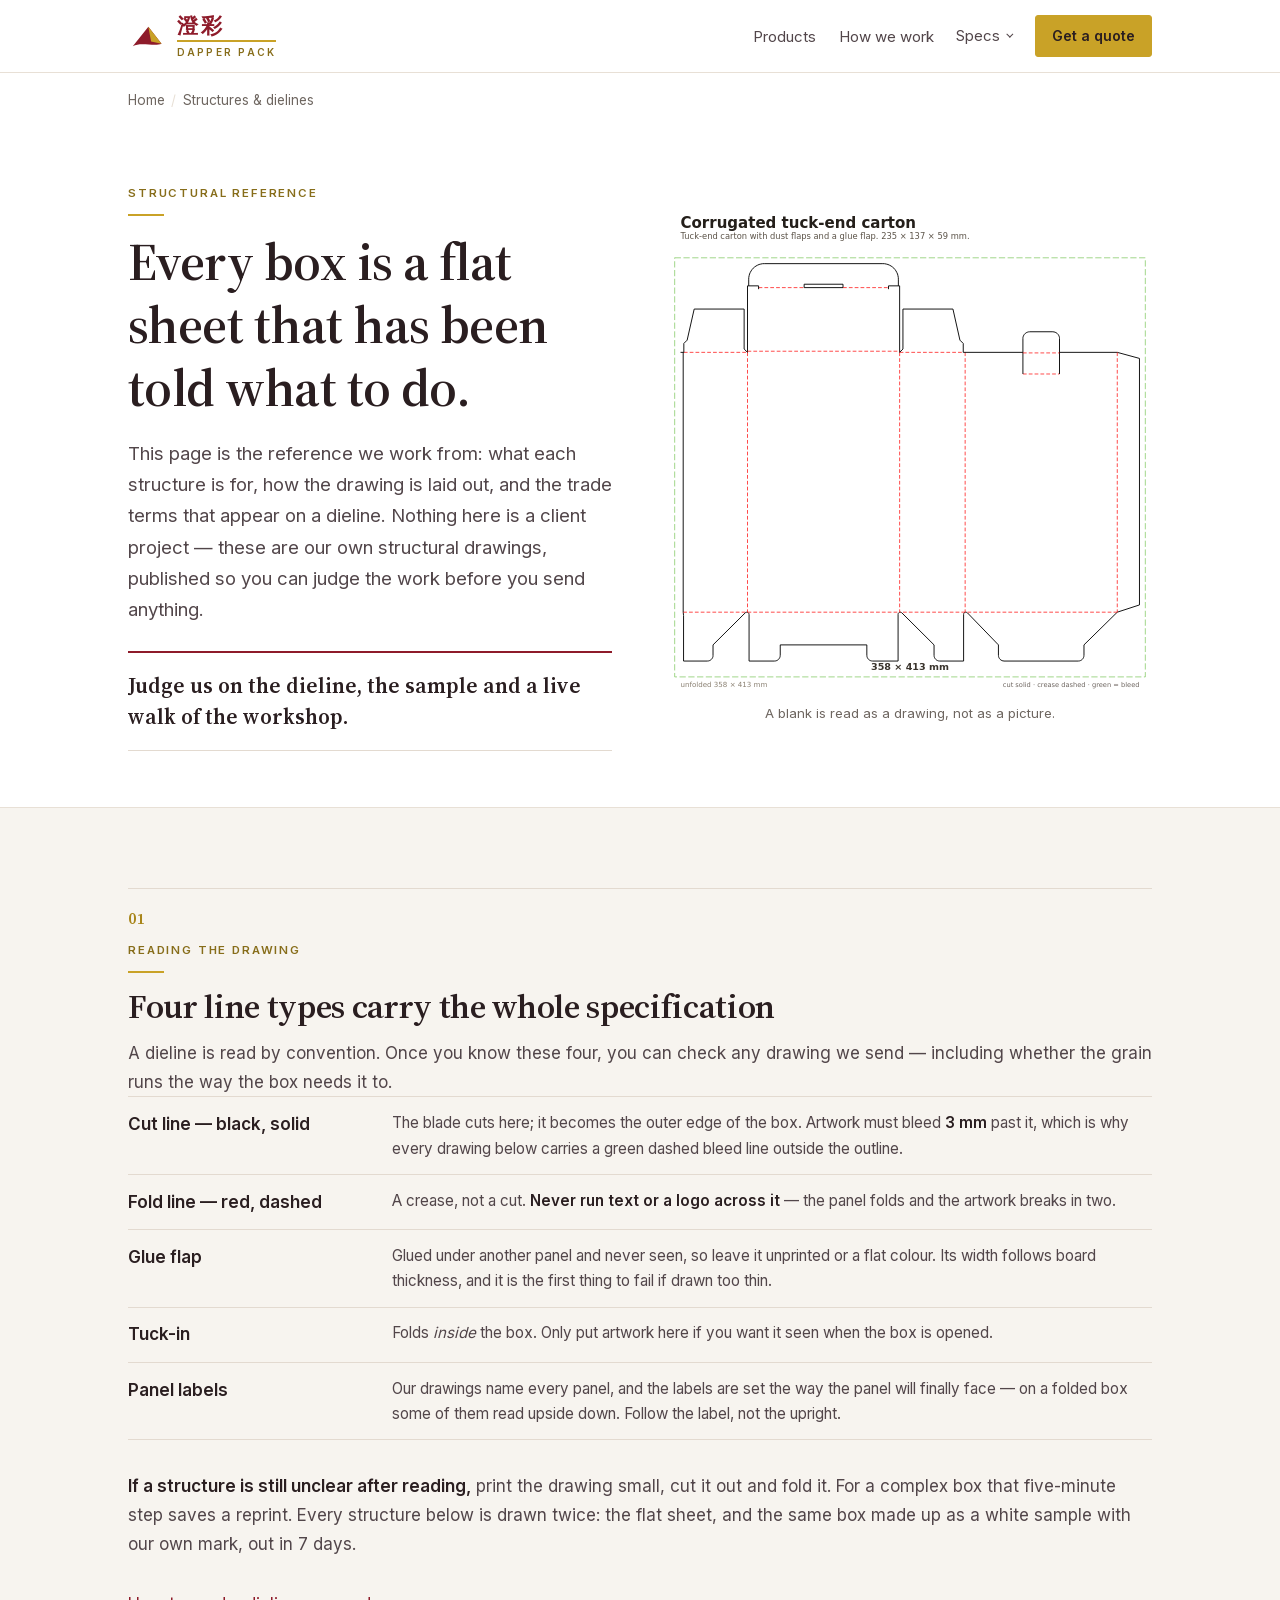
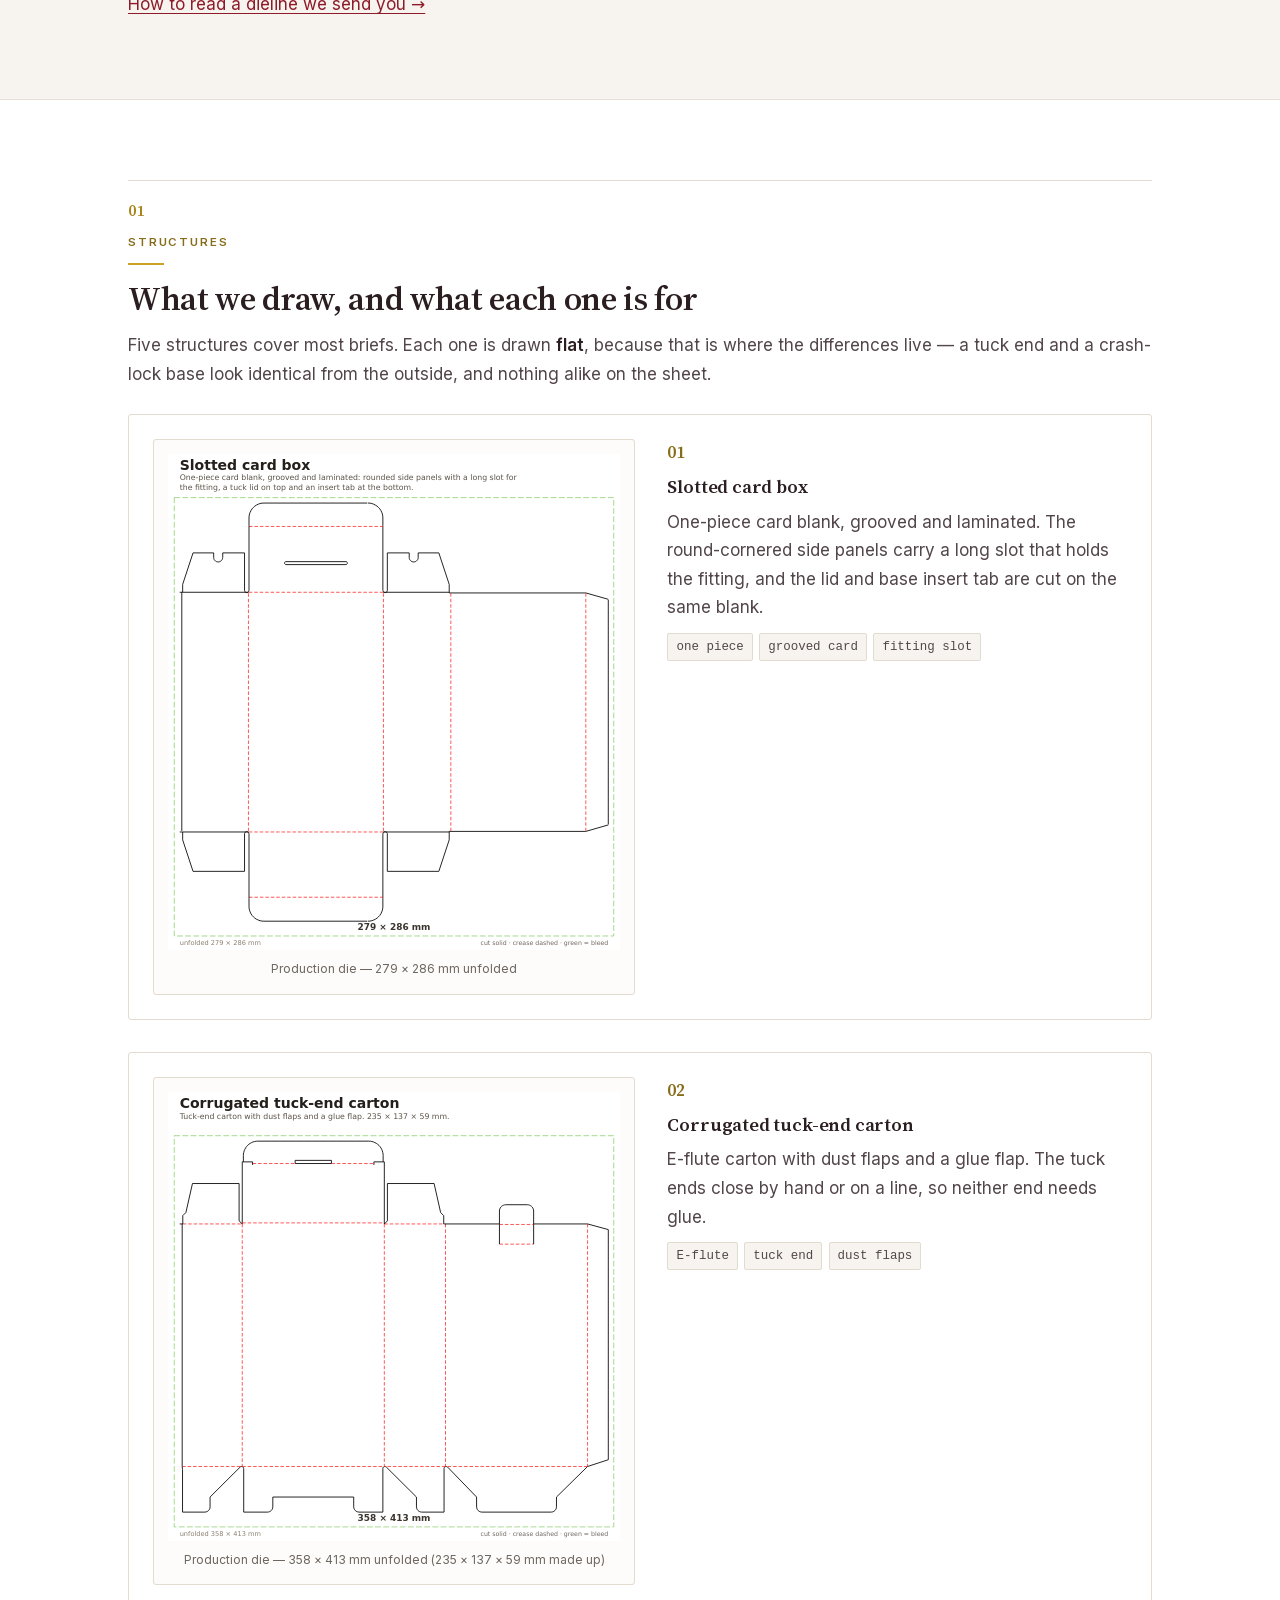
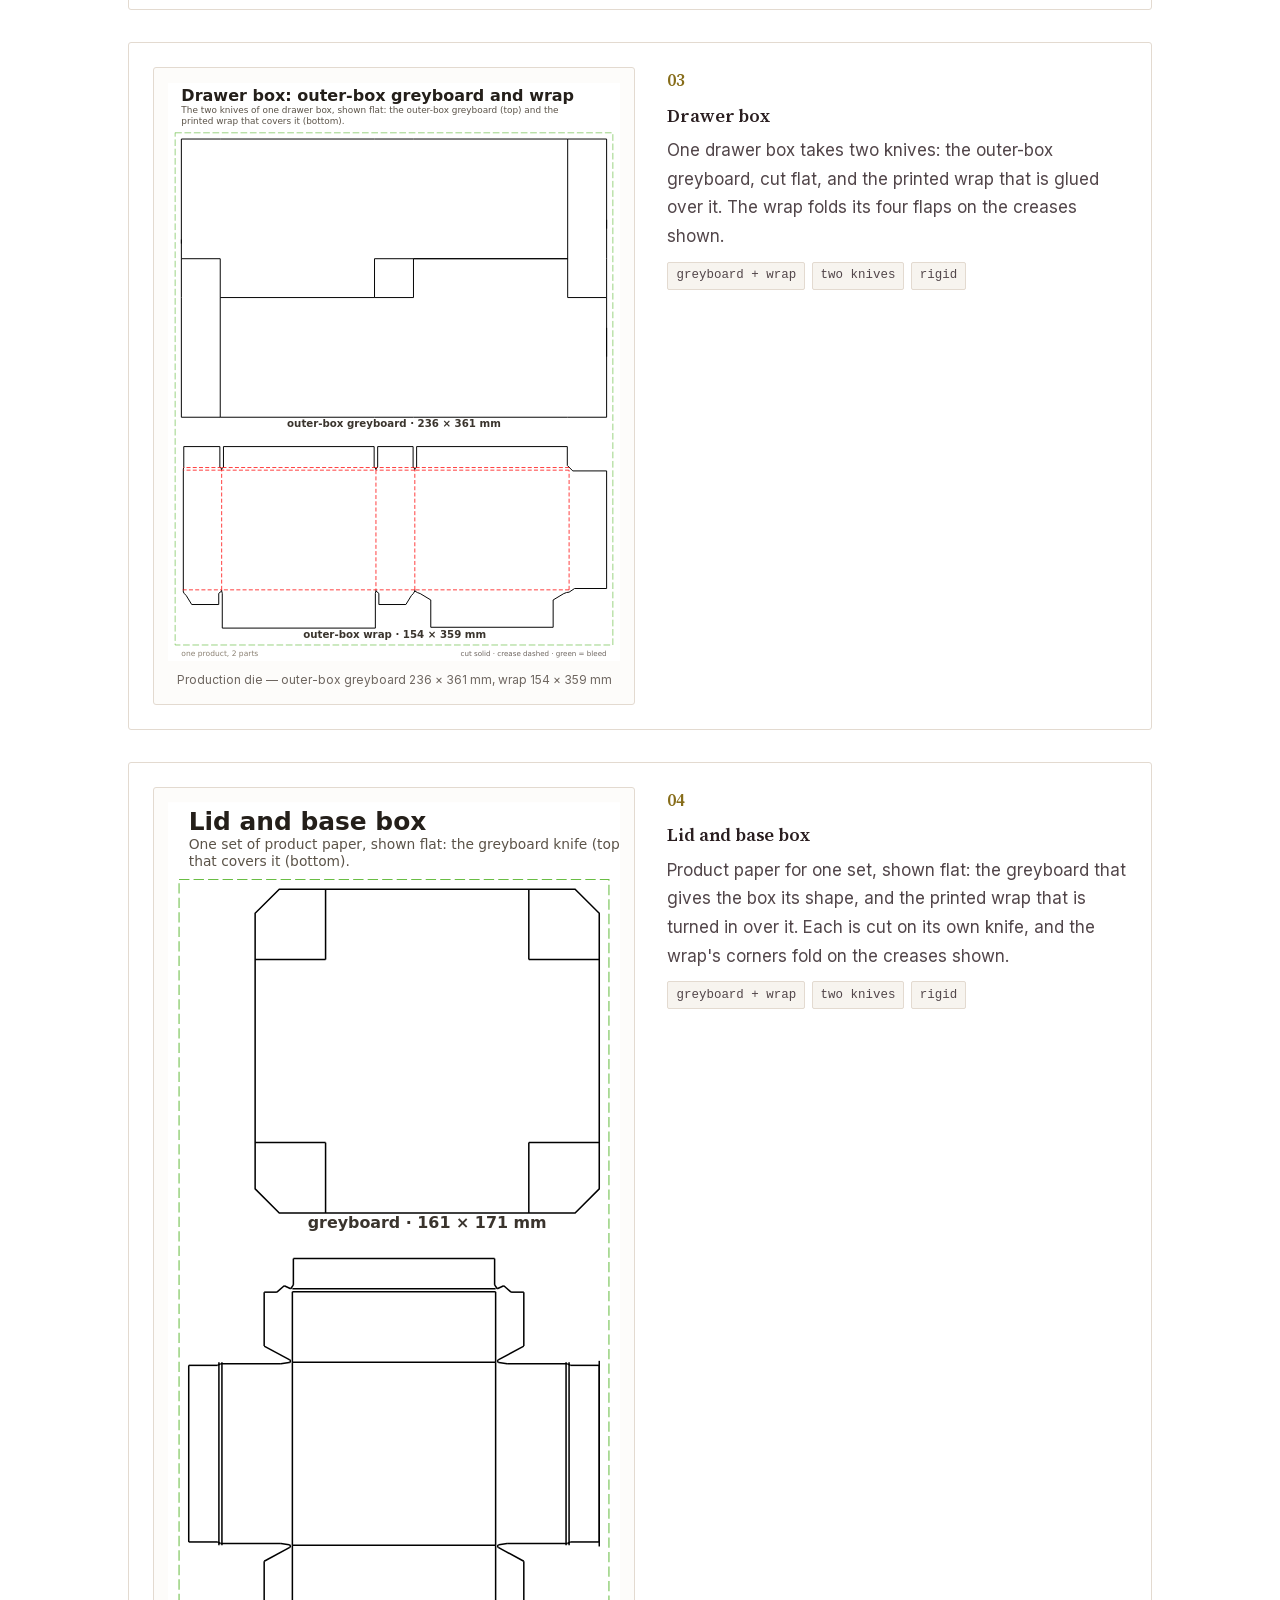
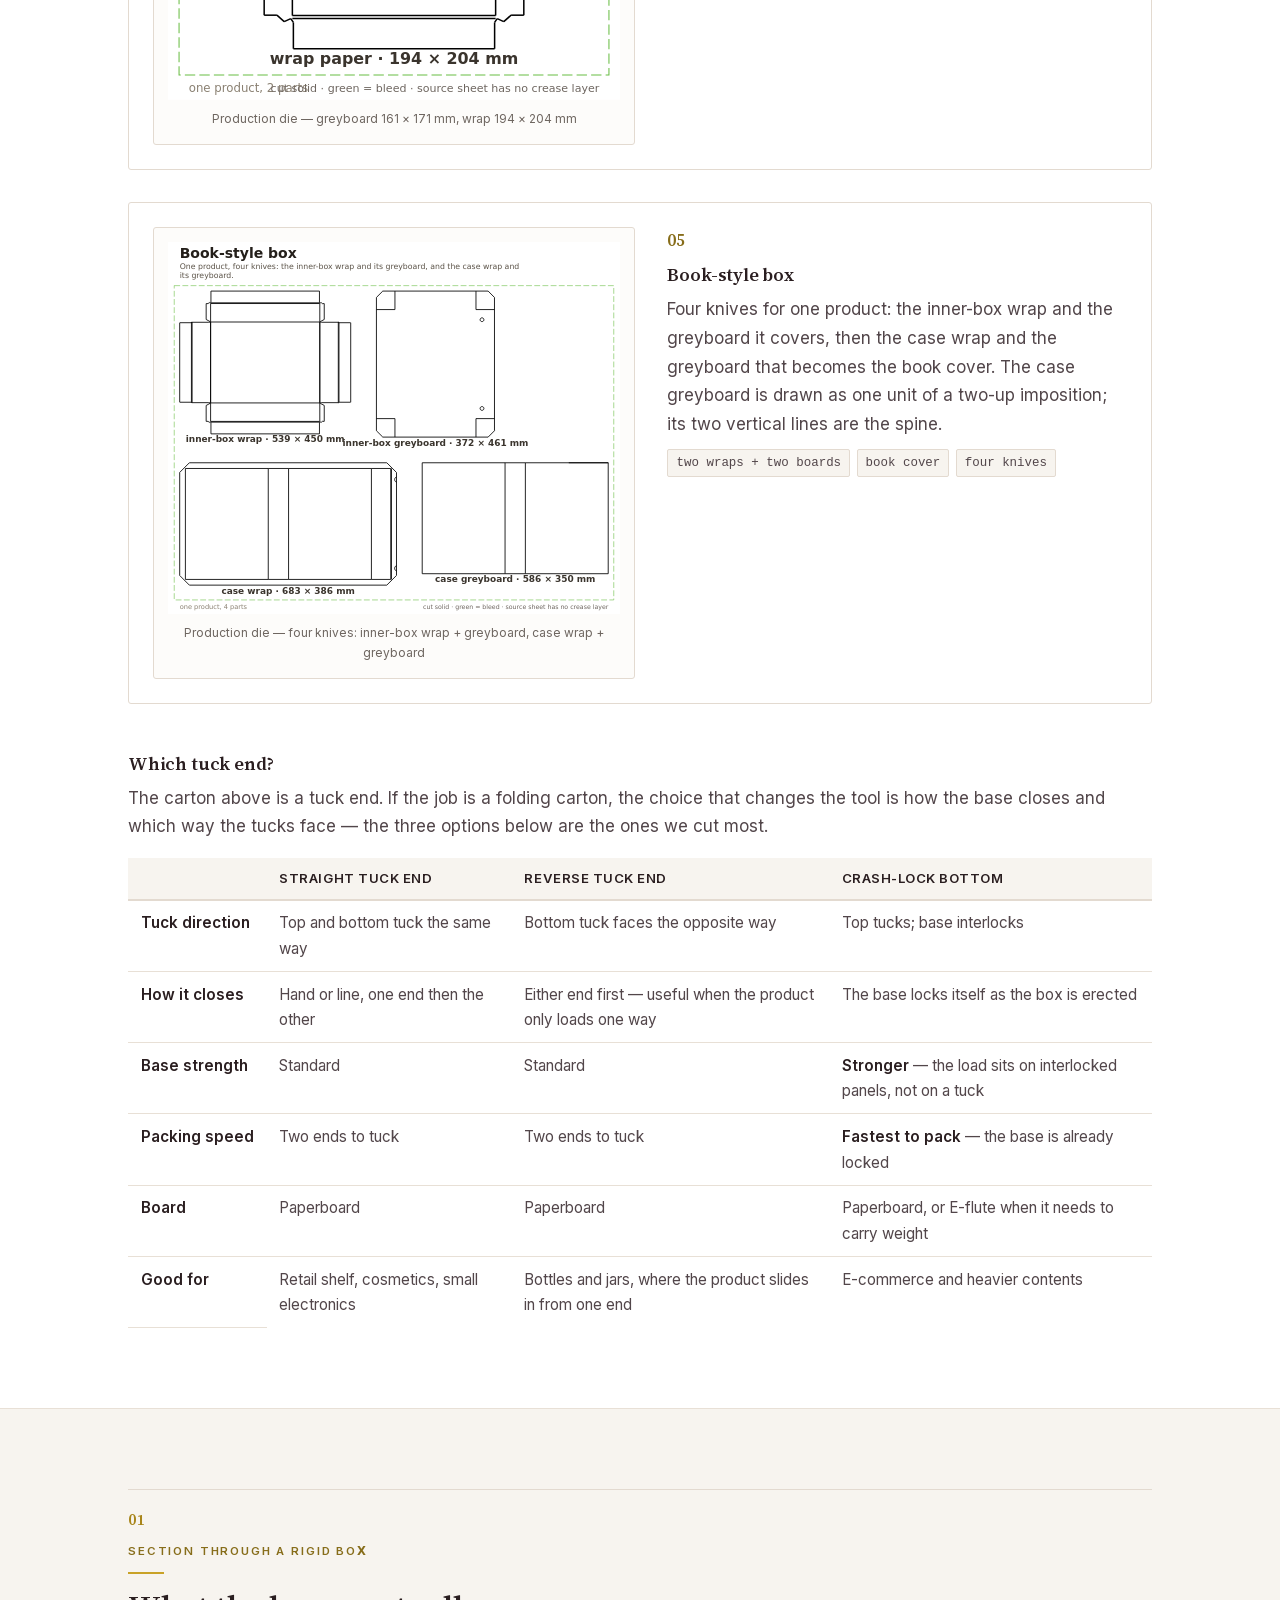
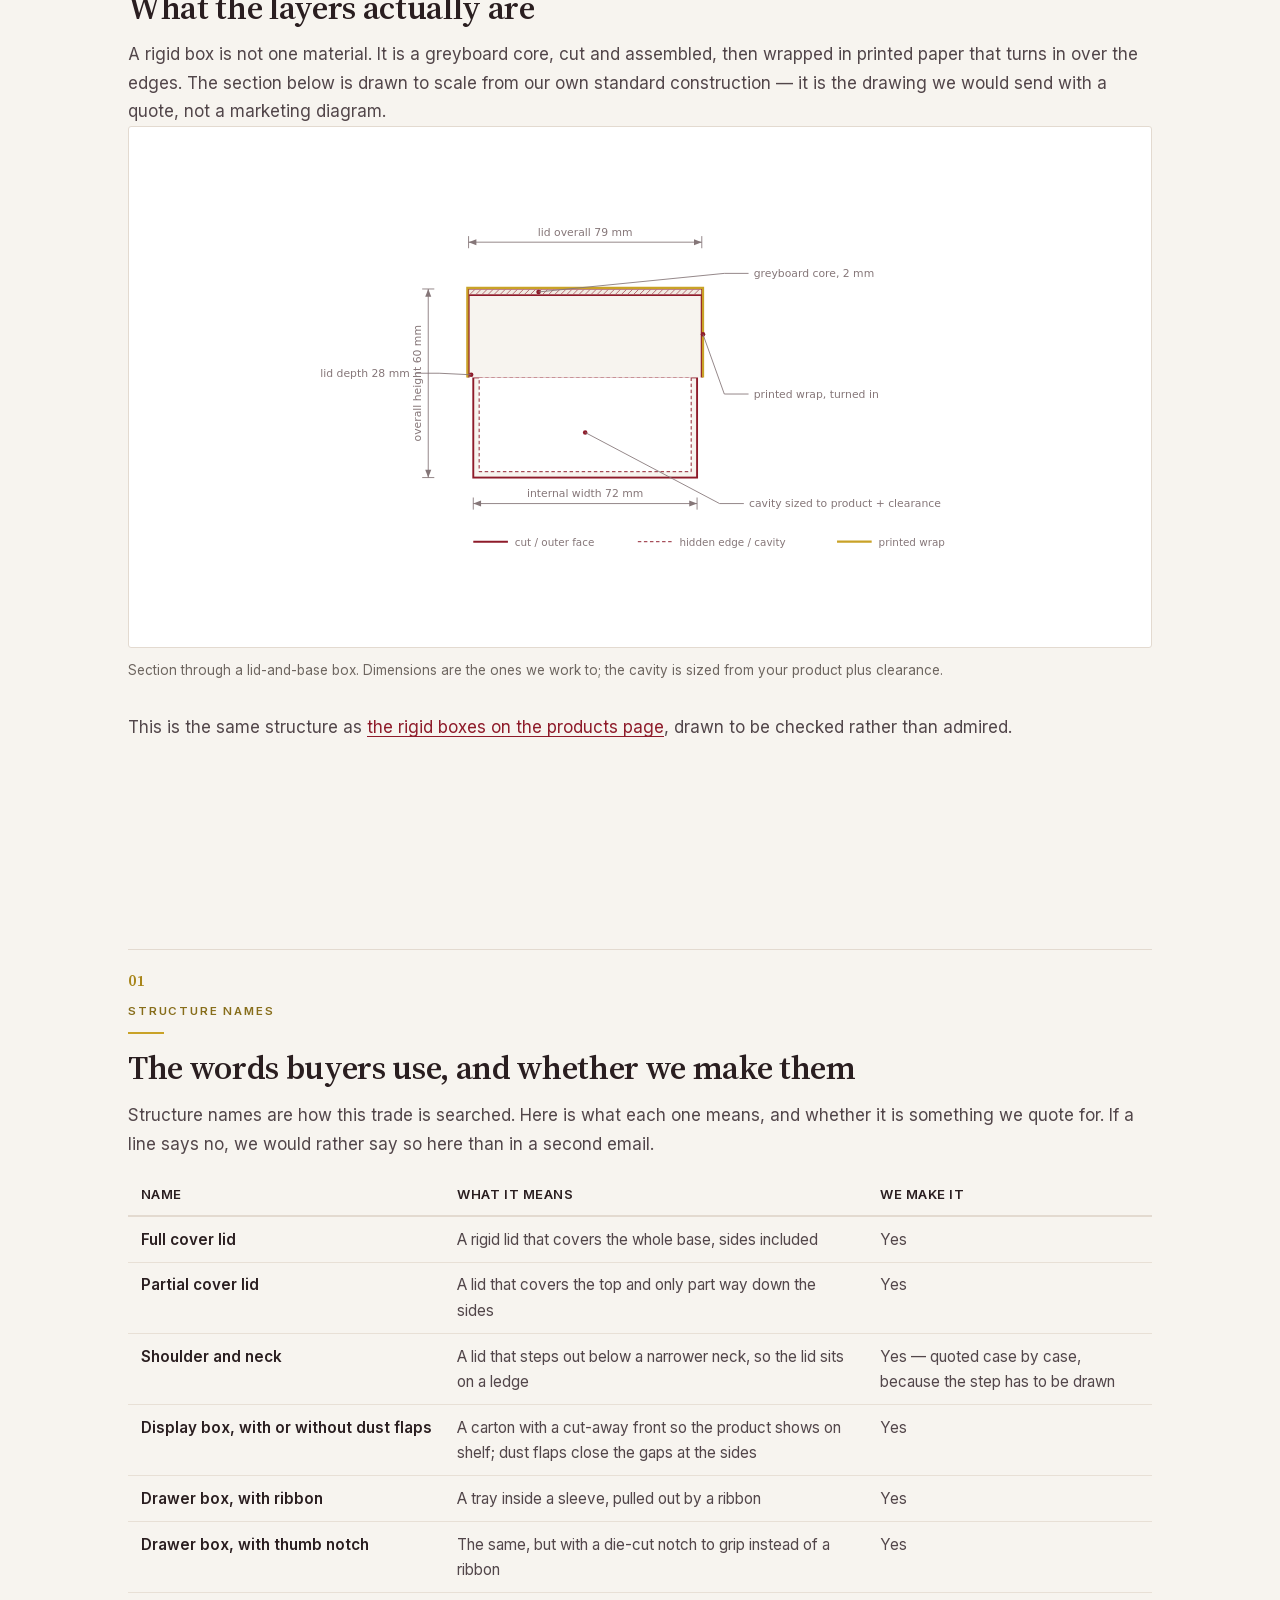
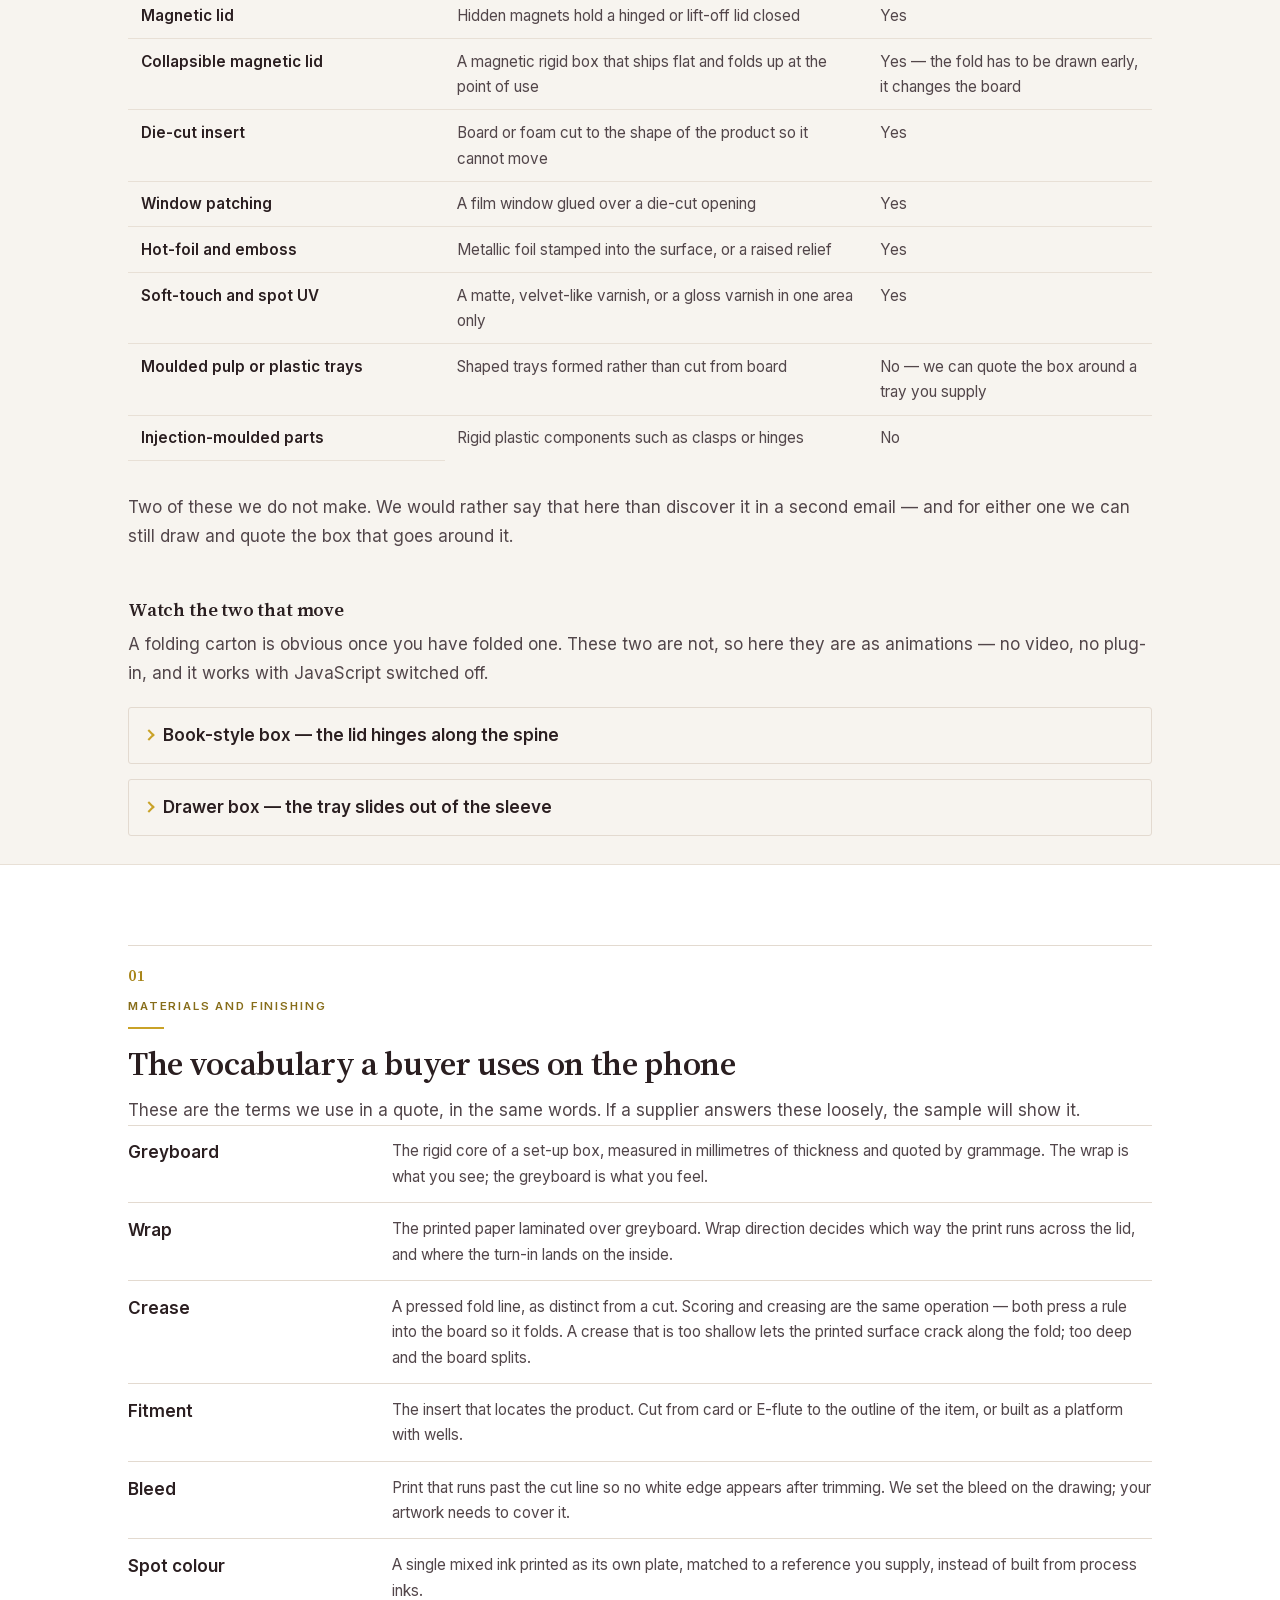
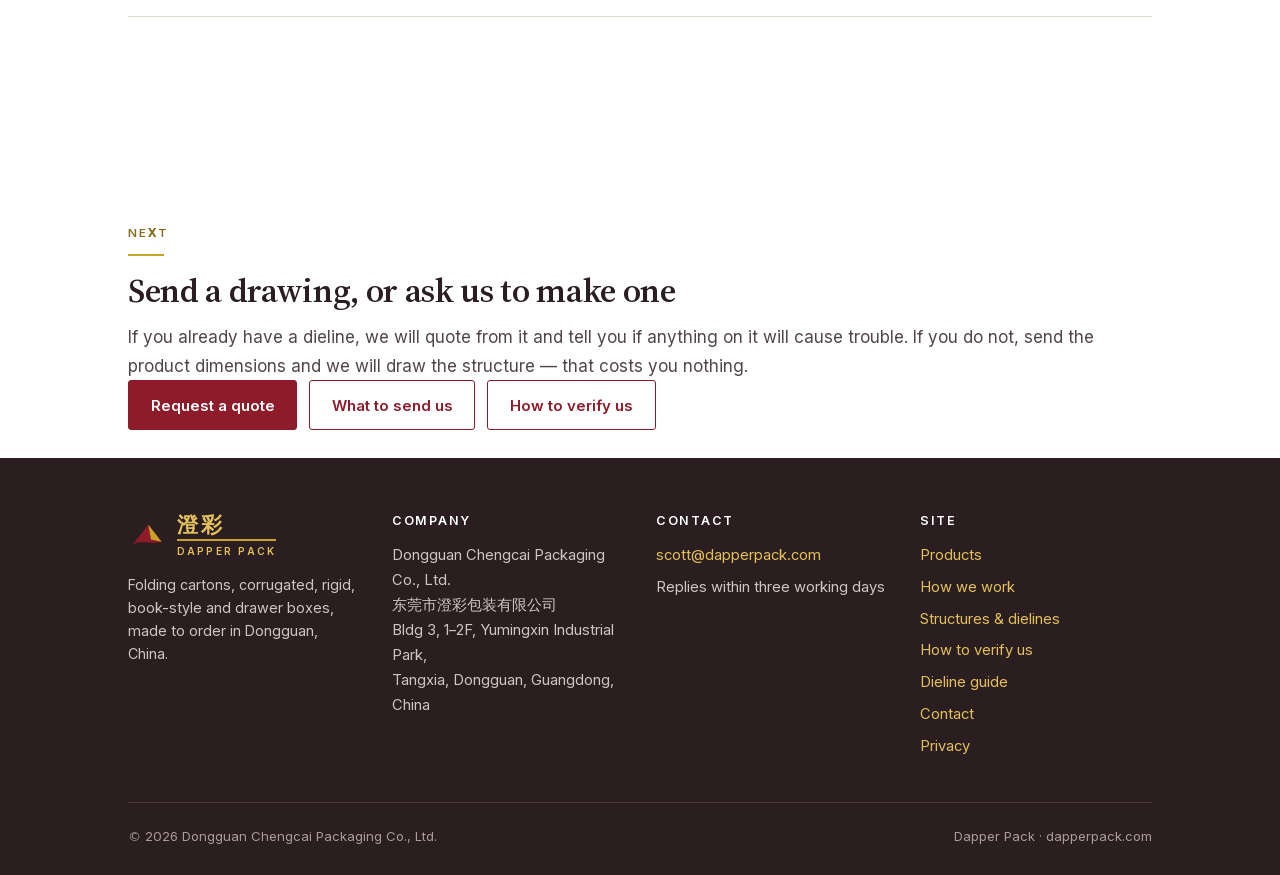
<file: reference.html>
<!doctype html>
<html lang="en">
<head>
<meta charset="utf-8">
<meta name="viewport" content="width=device-width, initial-scale=1">
<title>Structures and dielines — the reference | Dapper Pack</title>
<meta name="description" content="Reference for folding cartons, corrugated, rigid and drawer boxes: what each is for, how the dieline is drawn — greyboard, wrap, crease, grain, glue flap, tuck.">
<link rel="canonical" href="https://dapperpack.com/reference.html">
<meta name="theme-color" content="#8E1B2A">
<link rel="icon" href="favicon.svg" type="image/svg+xml">
<link rel="preload" href="assets/fonts/source-serif-4-600-latin.woff2" as="font" type="font/woff2" crossorigin><link rel="stylesheet" href="assets/css/site.css?v=fdad6ffea3">
<script src="assets/js/motion.js?v=35ffd58e37" defer></script>
<script src="assets/js/site.js?v=1f23f75200" defer></script>

<meta property="og:type" content="article">
<meta property="og:site_name" content="Dapper Pack">
<meta property="og:title" content="Structures and dielines — what each box type does, and the words for it">
<meta property="og:description" content="A structural reference for folding cartons, corrugated cartons, rigid, book-style and drawer boxes, with the trade terms used on the drawing.">
<meta property="og:url" content="https://dapperpack.com/reference.html">
<meta property="og:image" content="https://dapperpack.com/assets/img/og-reference.jpg">
<meta name="twitter:card" content="summary_large_image">
<script type="application/ld+json">
{
  "@context": "https://schema.org",
  "@type": "Organization",
  "name": "Dapper Pack",
  "alternateName": "澄彩",
  "legalName": "Dongguan Chengcai Packaging Co., Ltd.",
  "url": "https://dapperpack.com/",
  "logo": "https://dapperpack.com/assets/img/mark-square.svg",
  "email": "scott@dapperpack.com",
  "description": "Packaging manufacturer making folding cartons, corrugated cartons, rigid boxes, book-style and drawer boxes — from 500 units to millions a month.",
  "address": {
    "@type": "PostalAddress",
    "streetAddress": "Bldg 3, 1–2F, Yumingxin Industrial Park, Tangxia",
    "addressLocality": "Dongguan",
    "addressRegion": "Guangdong",
    "addressCountry": "CN"
  },
  "contactPoint": {
    "@type": "ContactPoint",
    "contactType": "sales",
    "email": "scott@dapperpack.com",
    "availableLanguage": [
      "en",
      "zh"
    ]
  }
}
</script>
</head>
<body>

<a class="skip" href="#main">Skip to content</a>

<header class="masthead">
  <div class="wrap masthead__inner">
    <a class="lockup" href="index.html" aria-label="Dapper Pack — home">
      <svg class="lockup__mark" viewBox="-96 -90 192 148" aria-hidden="true" focusable="false">
        <path class="mk-body" d="M -72 34 L 8 -66 L 76 22 C 36 38 -28 10 -72 34 Z"/>
        <path class="mk-wing" d="M 8 -66 L 76 22 L 22 10 Z"/>
      </svg>
      <span class="lockup__text">
        <span class="lockup__cn">澄彩</span>
        <span class="lockup__rule"></span>
        <span class="lockup__en">DAPPER PACK</span>
      </span>
    </a>

    <button class="nav__toggle" type="button" aria-expanded="false" aria-controls="site-nav">
      <span class="nav__toggle-bars" aria-hidden="true"></span>
      <span class="visually-hidden">Menu</span>
    </button>

    <nav class="nav" id="site-nav" aria-label="Site">
      <ul class="nav__list">
        <li><a class="nav__link" href="products.html">Products</a></li>
        <li><a class="nav__link" href="capabilities.html">How we work</a></li>
        <li class="nav__group">
          <details class="specmenu">
            <summary class="nav__link specmenu__summary">Specs<span class="specmenu__caret" aria-hidden="true"></span></summary>
            <ul class="specmenu__list">
              <li><a class="specmenu__link" href="reference.html" aria-current="page">Structures &amp; dielines</a></li>
              <li><a class="specmenu__link" href="verify.html">How to verify us</a></li>
              <li><a class="specmenu__link" href="dieline-guide.html">What to send</a></li>
              <li><a class="specmenu__link" href="fact-sheet.html">One-page sheet</a></li>
            </ul>
          </details>
        </li>
      </ul>
      <a class="btn btn--gold btn--sm" href="contact.html">Get a quote</a>
    </nav>
  </div>
</header>

<main id="main">

  <div class="wrap">
    <nav class="crumbs" aria-label="Breadcrumb">
      <ol>
        <li><a href="index.html">Home</a></li>
        <li>Structures &amp; dielines</li>
      </ol>
    </nav>

    <div class="hero">
      <div class="hero__inner">
        <div>
          <p class="eyebrow">Structural reference</p>
          <h1>Every box is a flat sheet that has been told what to do.</h1>
          <p class="lede">
            This page is the reference we work from: what each structure is for, how the drawing
            is laid out, and the trade terms that appear on a dieline. Nothing here is a client
            project — these are our own structural drawings, published so you can judge the work
            before you send anything.
          </p>
          <p class="assertion">
            Judge us on the dieline, the sample and a live walk of the workshop.
          </p>
        </div>
        <figure class="hero__figure">
          <a class="dieline-zoom" href="assets/img/dieline-corrugated.svg?v=fe2ec46b6c" target="_blank" rel="noopener" title="Open the dieline at full size"><img src="assets/img/dieline-corrugated.svg?v=fe2ec46b6c" width="1160" height="1153"
               alt="Production dieline of a corrugated tuck-end carton, 358 × 413 mm unfolded: black solid cut lines, red dashed creases, green dashed bleed frame."></a>
          <figcaption>A blank is read as a drawing, not as a picture.</figcaption>
        </figure>
      </div>
    </div>
  </div>

  <section class="section section--paper">
    <div class="wrap numbered">
      <div class="section__head">
        <p class="eyebrow">Reading the drawing</p>
        <h2>Four line types carry the whole specification</h2>
        <p>
          A dieline is read by convention. Once you know these four, you can check any drawing we
          send — including whether the grain runs the way the box needs it to.
        </p>
      </div>

            <dl class="terms">
        <div>
          <dt>Cut line &mdash; black, solid</dt>
          <dd>The blade cuts here; it becomes the outer edge of the box. Artwork must bleed
          <strong>3&nbsp;mm</strong> past it, which is why every drawing below carries a green
          dashed bleed line outside the outline.</dd>
        </div>
        <div>
          <dt>Fold line &mdash; red, dashed</dt>
          <dd>A crease, not a cut. <strong>Never run text or a logo across it</strong> &mdash;
          the panel folds and the artwork breaks in two.</dd>
        </div>
        <div>
          <dt>Glue flap</dt>
          <dd>Glued under another panel and never seen, so leave it unprinted or a flat colour.
          Its width follows board thickness, and it is the first thing to fail if drawn too
          thin.</dd>
        </div>
        <div>
          <dt>Tuck-in</dt>
          <dd>Folds <em>inside</em> the box. Only put artwork here if you want it seen when the
          box is opened.</dd>
        </div>
        <div>
          <dt>Panel labels</dt>
          <dd>Our drawings name every panel, and the labels are set the way the panel will
          finally face &mdash; on a folded box some of them read upside down. Follow the label,
          not the upright.</dd>
        </div>
      </dl>

      <p class="mt-2">
        <strong>If a structure is still unclear after reading,</strong> print the drawing small,
        cut it out and fold it. For a complex box that five-minute step saves a reprint. Every
        structure below is drawn twice: the flat sheet, and the same box made up as a white
        sample with our own mark, out in 7 days.
      </p>

      <p class="mt-2">
        <a href="dieline-guide.html">How to read a dieline we send you &rarr;</a>
      </p>
    </div>
  </section>

  <section class="section">
    <div class="wrap numbered">
      <div class="section__head">
        <p class="eyebrow">Structures</p>
        <h2>What we draw, and what each one is for</h2>
        <p>
          Five structures cover most briefs. Each one is drawn <strong>flat</strong>, because that is where the differences live — a tuck end and a crash-lock base look identical from the outside, and nothing alike on the sheet.
        </p>
      </div>

            <div class="struct-list">
        <article class="struct">
          <div class="struct__figs">
            <figure class="struct__figure struct__figure--dieline">
              <a class="dieline-zoom" href="assets/img/dieline-card-slot.svg?v=3a6690cd24" target="_blank" rel="noopener" title="Open the dieline at full size"><img src="assets/img/dieline-card-slot.svg?v=3a6690cd24" width="1160" height="1274" loading="lazy"
                   alt="Production dieline of a slotted card box, 279 × 286 mm unfolded: black solid lines are cuts, red dashed lines are grooves and folds, the green dashed frame is the bleed. Round-cornered side panels carry a long slot for the fitting; the lid and the base insert tab are cut on the same blank."></a>
              <figcaption>Production die &mdash; 279 &times; 286 mm unfolded</figcaption>
            </figure>
          </div>
          <div class="struct__body">
            <span class="card__num">01</span>
            <h3 class="mt-1">Slotted card box</h3>
            <p>One-piece card blank, grooved and laminated. The round-cornered side panels carry a long slot that holds the fitting, and the lid and base insert tab are cut on the same blank.</p>
            <ul class="struct__tags">
              <li>one piece</li>
              <li>grooved card</li>
              <li>fitting slot</li>
            </ul>
          </div>
        </article>
        <article class="struct">
          <div class="struct__figs">
            <figure class="struct__figure struct__figure--dieline">
              <a class="dieline-zoom" href="assets/img/dieline-corrugated.svg?v=fe2ec46b6c" target="_blank" rel="noopener" title="Open the dieline at full size"><img src="assets/img/dieline-corrugated.svg?v=fe2ec46b6c" width="1160" height="1153" loading="lazy"
                   alt="Production dieline of a corrugated tuck-end carton, 358 × 413 mm unfolded, for a 235 × 137 × 59 mm box: black solid cuts, red dashed creases, green dashed bleed frame, with dust flaps and a glue flap."></a>
              <figcaption>Production die &mdash; 358 &times; 413 mm unfolded (235 &times; 137 &times; 59 mm made up)</figcaption>
            </figure>
          </div>
          <div class="struct__body">
            <span class="card__num">02</span>
            <h3 class="mt-1">Corrugated tuck-end carton</h3>
            <p>E-flute carton with dust flaps and a glue flap. The tuck ends close by hand or on a line, so neither end needs glue.</p>
            <ul class="struct__tags">
              <li>E-flute</li>
              <li>tuck end</li>
              <li>dust flaps</li>
            </ul>
          </div>
        </article>
        <article class="struct">
          <div class="struct__figs">
            <figure class="struct__figure struct__figure--dieline">
              <a class="dieline-zoom" href="assets/img/dieline-drawer.svg?v=a0dec5ddae" target="_blank" rel="noopener" title="Open the dieline at full size"><img src="assets/img/dieline-drawer.svg?v=a0dec5ddae" width="1016" height="1300" loading="lazy"
                   alt="Production dielines of the two knives of one drawer box: the outer-box greyboard, 236 × 361 mm, and the printed wrap that is glued over it, 154 × 359 mm. Red dashed lines are creases, so the wrap folds its four flaps over the board."></a>
              <figcaption>Production die &mdash; outer-box greyboard 236 &times; 361 mm, wrap 154 &times; 359 mm</figcaption>
            </figure>
          </div>
          <div class="struct__body">
            <span class="card__num">03</span>
            <h3 class="mt-1">Drawer box</h3>
            <p>One drawer box takes two knives: the outer-box greyboard, cut flat, and the printed wrap that is glued over it. The wrap folds its four flaps on the creases shown.</p>
            <ul class="struct__tags">
              <li>greyboard + wrap</li>
              <li>two knives</li>
              <li>rigid</li>
            </ul>
          </div>
        </article>
        <article class="struct">
          <div class="struct__figs">
            <figure class="struct__figure struct__figure--dieline">
              <a class="dieline-zoom" href="assets/img/dieline-lid-base.svg?v=119495e004" target="_blank" rel="noopener" title="Open the dieline at full size"><img src="assets/img/dieline-lid-base.svg?v=119495e004" width="654" height="1300" loading="lazy"
                   alt="Production dielines of one lid-and-base set, shown flat: the greyboard knife, 161 × 171 mm, and the printed wrap that is turned in over it, 194 × 204 mm."></a>
              <figcaption>Production die &mdash; greyboard 161 &times; 171 mm, wrap 194 &times; 204 mm</figcaption>
            </figure>
          </div>
          <div class="struct__body">
            <span class="card__num">04</span>
            <h3 class="mt-1">Lid and base box</h3>
            <p>Product paper for one set, shown flat: the greyboard that gives the box its shape, and the printed wrap that is turned in over it. Each is cut on its own knife, and the wrap's corners fold on the creases shown.</p>
            <ul class="struct__tags">
              <li>greyboard + wrap</li>
              <li>two knives</li>
              <li>rigid</li>
            </ul>
          </div>
        </article>
        <article class="struct">
          <div class="struct__figs">
            <figure class="struct__figure struct__figure--dieline">
              <a class="dieline-zoom" href="assets/img/dieline-bookstyle.svg?v=dcbee25007" target="_blank" rel="noopener" title="Open the dieline at full size"><img src="assets/img/dieline-bookstyle.svg?v=dcbee25007" width="1160" height="956" loading="lazy"
                   alt="Production dielines of one book-style box: the inner-box wrap, 539 × 450 mm, and the greyboard it covers, 372 × 461 mm, then the case wrap, 683 × 386 mm, and the case greyboard, 586 × 350 mm, with its two spine lines."></a>
              <figcaption>Production die &mdash; four knives: inner-box wrap + greyboard, case wrap + greyboard</figcaption>
            </figure>
          </div>
          <div class="struct__body">
            <span class="card__num">05</span>
            <h3 class="mt-1">Book-style box</h3>
            <p>Four knives for one product: the inner-box wrap and the greyboard it covers, then the case wrap and the greyboard that becomes the book cover. The case greyboard is drawn as one unit of a two-up imposition; its two vertical lines are the spine.</p>
            <ul class="struct__tags">
              <li>two wraps + two boards</li>
              <li>book cover</li>
              <li>four knives</li>
            </ul>
          </div>
        </article>
      </div>

<h3 class="mt-3">Which tuck end?</h3>
      <p>
        The carton above is a tuck end. If the job is a folding carton, the choice that changes
        the tool is how the base closes and which way the tucks face &mdash; the three options
        below are the ones we cut most.
      </p>

      <div class="table-scroll">
        <table class="cmp">
          <caption class="visually-hidden">Comparison of straight tuck, reverse tuck and
            crash-lock folding cartons</caption>
          <thead>
            <tr>
              <th scope="col">&nbsp;</th>
              <th scope="col">Straight tuck end</th>
              <th scope="col">Reverse tuck end</th>
              <th scope="col">Crash-lock bottom</th>
            </tr>
          </thead>
          <tbody>
            <tr>
              <th scope="row">Tuck direction</th>
              <td>Top and bottom tuck the same way</td>
              <td>Bottom tuck faces the opposite way</td>
              <td>Top tucks; base interlocks</td>
            </tr>
            <tr>
              <th scope="row">How it closes</th>
              <td>Hand or line, one end then the other</td>
              <td>Either end first &mdash; useful when the
                product only loads one way</td>
              <td>The base locks itself as the box is erected</td>
            </tr>
            <tr>
              <th scope="row">Base strength</th>
              <td>Standard</td>
              <td>Standard</td>
              <td><strong>Stronger</strong> &mdash; the load sits on interlocked panels, not on
                a tuck</td>
            </tr>
            <tr>
              <th scope="row">Packing speed</th>
              <td>Two ends to tuck</td>
              <td>Two ends to tuck</td>
              <td><strong>Fastest to pack</strong> &mdash; the base is already locked</td>
            </tr>
            <tr>
              <th scope="row">Board</th>
              <td>Paperboard</td>
              <td>Paperboard</td>
              <td>Paperboard, or E-flute when it needs to carry weight</td>
            </tr>
            <tr>
              <th scope="row">Good for</th>
              <td>Retail shelf, cosmetics, small electronics</td>
              <td>Bottles and jars, where the product slides in from one end</td>
              <td>E-commerce and heavier contents</td>
            </tr>
          </tbody>
        </table>
      </div>

    </div>
  </section>

  <section class="section section--paper">
    <div class="wrap numbered">
      <div class="section__head">
        <p class="eyebrow">Section through a rigid box</p>
        <h2>What the layers actually are</h2>
        <p>
          A rigid box is not one material. It is a greyboard core, cut and assembled, then wrapped
          in printed paper that turns in over the edges. The section below is drawn to scale from
          our own standard construction — it is the drawing we would send with a quote, not a
          marketing diagram.
        </p>
      </div>

      <figure class="eng">
        <img src="assets/img/eng-rigid-section.svg" width="1180" height="600" loading="lazy"
             alt="Scaled cross-section through a rigid lid-and-base box, dimensioned: a hatched greyboard core with the printed wrap turned in over the lid edge, the lid depth, the internal cavity and its clearance, and overall width and height.">
        <figcaption>
          Section through a lid-and-base box. Dimensions are the ones we work to; the cavity is
          sized from your product plus clearance.
        </figcaption>
      </figure>

      <p class="mt-2">
        This is the same structure as
        <a href="products.html">the rigid boxes on the products page</a>, drawn to be checked
        rather than admired.
      </p>
    </div>
  </section>

    <section class="section section--paper">
    <div class="wrap numbered">
      <div class="section__head">
        <p class="eyebrow">Structure names</p>
        <h2>The words buyers use, and whether we make them</h2>
        <p>
          Structure names are how this trade is searched. Here is what each one means, and
          whether it is something we quote for. If a line says no, we would rather say so here
          than in a second email.
        </p>
      </div>

      <div class="table-scroll">
        <table class="cmp">
          <caption class="visually-hidden">Structure names, their meaning, and whether Dapper
            Pack makes them</caption>
          <thead>
            <tr>
              <th scope="col">Name</th>
              <th scope="col">What it means</th>
              <th scope="col">We make it</th>
            </tr>
          </thead>
          <tbody>
            <tr>
              <th scope="row">Full cover lid</th>
              <td>A rigid lid that covers the whole base, sides included</td>
              <td>Yes</td>
            </tr>
            <tr>
              <th scope="row">Partial cover lid</th>
              <td>A lid that covers the top and only part way down the sides</td>
              <td>Yes</td>
            </tr>
            <tr>
              <th scope="row">Shoulder and neck</th>
              <td>A lid that steps out below a narrower neck, so the lid sits on a ledge</td>
              <td>Yes &mdash; quoted case by case, because the step has to be drawn</td>
            </tr>
            <tr>
              <th scope="row">Display box, with or without dust flaps</th>
              <td>A carton with a cut-away front so the product shows on shelf; dust flaps close
                the gaps at the sides</td>
              <td>Yes</td>
            </tr>
            <tr>
              <th scope="row">Drawer box, with ribbon</th>
              <td>A tray inside a sleeve, pulled out by a ribbon</td>
              <td>Yes</td>
            </tr>
            <tr>
              <th scope="row">Drawer box, with thumb notch</th>
              <td>The same, but with a die-cut notch to grip instead of a ribbon</td>
              <td>Yes</td>
            </tr>
            <tr>
              <th scope="row">Magnetic lid</th>
              <td>Hidden magnets hold a hinged or lift-off lid closed</td>
              <td>Yes</td>
            </tr>
            <tr>
              <th scope="row">Collapsible magnetic lid</th>
              <td>A magnetic rigid box that ships flat and folds up at the point of use</td>
              <td>Yes &mdash; the fold has to be drawn early, it changes the board</td>
            </tr>
            <tr>
              <th scope="row">Die-cut insert</th>
              <td>Board or foam cut to the shape of the product so it cannot move</td>
              <td>Yes</td>
            </tr>
            <tr>
              <th scope="row">Window patching</th>
              <td>A film window glued over a die-cut opening</td>
              <td>Yes</td>
            </tr>
            <tr>
              <th scope="row">Hot-foil and emboss</th>
              <td>Metallic foil stamped into the surface, or a raised relief</td>
              <td>Yes</td>
            </tr>
            <tr>
              <th scope="row">Soft-touch and spot UV</th>
              <td>A matte, velvet-like varnish, or a gloss varnish in one area only</td>
              <td>Yes</td>
            </tr>
            <tr>
              <th scope="row">Moulded pulp or plastic trays</th>
              <td>Shaped trays formed rather than cut from board</td>
              <td>No &mdash; we can quote the box around a tray you supply</td>
            </tr>
            <tr>
              <th scope="row">Injection-moulded parts</th>
              <td>Rigid plastic components such as clasps or hinges</td>
              <td>No</td>
            </tr>
          </tbody>
        </table>
      </div>

      <p class="mt-2">
        Two of these we do not make. We would rather say that here than discover it in a second
        email &mdash; and for either one we can still draw and quote the box that goes around it.
      </p>

      <h3 class="mt-3">Watch the two that move</h3>
      <p>
        A folding carton is obvious once you have folded one. These two are not, so here they are
        as animations &mdash; no video, no plug-in, and it works with JavaScript switched off.
      </p>

      <div class="folds">
        <details class="fold">
          <summary>Book-style box &mdash; the lid hinges along the spine</summary>
          <div class="fold__stage">
            <div class="fold__box--book">
              <span class="fold__lid"></span>
              <span class="fold__body"></span>
            </div>
          </div>
          <p class="fold__note">
            The hinge is a fold, not a cut &mdash; which is why the cover, spine and back cover
            are one piece. Magnets sit under the front cover so it stays shut.
          </p>
        </details>

        <details class="fold">
          <summary>Drawer box &mdash; the tray slides out of the sleeve</summary>
          <div class="fold__stage">
            <div class="fold__box--drawer">
              <span class="fold__tray"></span>
              <span class="fold__sleeve"></span>
            </div>
          </div>
          <p class="fold__note">
            Two separate pieces. The sleeve is printed; the tray is usually left plain. The fit
            between them is the whole job, and it is set when the drawing is made.
          </p>
        </details>
      </div>

    </div>
  </section>

<section class="section">
    <div class="wrap numbered">
      <div class="section__head">
        <p class="eyebrow">Materials and finishing</p>
        <h2>The vocabulary a buyer uses on the phone</h2>
        <p>
          These are the terms we use in a quote, in the same words. If a supplier answers these
          loosely, the sample will show it.
        </p>
      </div>

      <dl class="terms">
        <div>
          <dt>Greyboard</dt>
          <dd>The rigid core of a set-up box, measured in millimetres of thickness and quoted by
          grammage. The wrap is what you see; the greyboard is what you feel.</dd>
        </div>
        <div>
          <dt>Wrap</dt>
          <dd>The printed paper laminated over greyboard. Wrap direction decides which way the
          print runs across the lid, and where the turn-in lands on the inside.</dd>
        </div>
        <div>
          <dt>Crease</dt>
          <dd>A pressed fold line, as distinct from a cut. Scoring and creasing are the same
          operation — both press a rule into the board so it folds. A crease that is too shallow
          lets the printed surface crack along the fold; too deep and the board splits.</dd>
        </div>
        <div>
          <dt>Fitment</dt>
          <dd>The insert that locates the product. Cut from card or E-flute to the outline of the
          item, or built as a platform with wells.</dd>
        </div>
        <div>
          <dt>Bleed</dt>
          <dd>Print that runs past the cut line so no white edge appears after trimming. We set
          the bleed on the drawing; your artwork needs to cover it.</dd>
        </div>
        <div>
          <dt>Spot colour</dt>
          <dd>A single mixed ink printed as its own plate, matched to a reference you supply,
          instead of built from process inks.</dd>
        </div>
      </dl>
    </div>
  </section>

  <section class="section">
    <div class="wrap">
      <div class="section__head">
        <p class="eyebrow">Next</p>
        <h2>Send a drawing, or ask us to make one</h2>
        <p>
          If you already have a dieline, we will quote from it and tell you if anything on it will
          cause trouble. If you do not, send the product dimensions and we will draw the
          structure — that costs you nothing.
        </p>
      </div>
      <div class="btn-row">
        <a class="btn" href="contact.html">Request a quote</a>
        <a class="btn btn--ghost" href="dieline-guide.html">What to send us</a>
        <a class="btn btn--ghost" href="verify.html">How to verify us</a>
      </div>
    </div>
  </section>

</main>

<footer class="footer">
  <div class="wrap">
    <div class="footer__grid">
      <div>
        <span class="lockup lockup--reverse">
          <svg class="lockup__mark" viewBox="-96 -90 192 148" aria-hidden="true" focusable="false">
            <path class="mk-body" d="M -72 34 L 8 -66 L 76 22 C 36 38 -28 10 -72 34 Z"/>
            <path class="mk-wing" d="M 8 -66 L 76 22 L 22 10 Z"/>
          </svg>
          <span class="lockup__text">
            <span class="lockup__cn">澄彩</span>
            <span class="lockup__rule"></span>
            <span class="lockup__en">DAPPER PACK</span>
          </span>
        </span>
        <p class="small mt-1">Folding cartons, corrugated, rigid, book-style and drawer boxes, made to order in Dongguan, China.</p>
      </div>
      <div>
        <h4>Company</h4>
        <address>
          Dongguan Chengcai Packaging Co., Ltd.<br>
          东莞市澄彩包装有限公司<br>
          Bldg 3, 1–2F, Yumingxin Industrial Park,<br>
          Tangxia, Dongguan, Guangdong, China
        </address>
      </div>
      <div>
        <h4>Contact</h4>
        <ul>
          <li><a href="mailto:scott@dapperpack.com">scott@dapperpack.com</a></li>
          <li>Replies within three working days</li>
        </ul>
      </div>
      <div>
        <h4>Site</h4>
        <ul>
          <li><a href="products.html">Products</a></li>
          <li><a href="capabilities.html">How we work</a></li>
          <li><a href="reference.html">Structures &amp; dielines</a></li>
          <li><a href="verify.html">How to verify us</a></li>
          <li><a href="dieline-guide.html">Dieline guide</a></li>
          <li><a href="contact.html">Contact</a></li>
          <li><a href="privacy.html">Privacy</a></li>
        </ul>
      </div>
    </div>
    <div class="footer__legal">
      <span>&copy; <span data-year>2026</span> Dongguan Chengcai Packaging Co., Ltd.</span>
      <span>Dapper Pack &middot; dapperpack.com</span>
    </div>
  </div>
</footer>

</body>
</html>
</file>
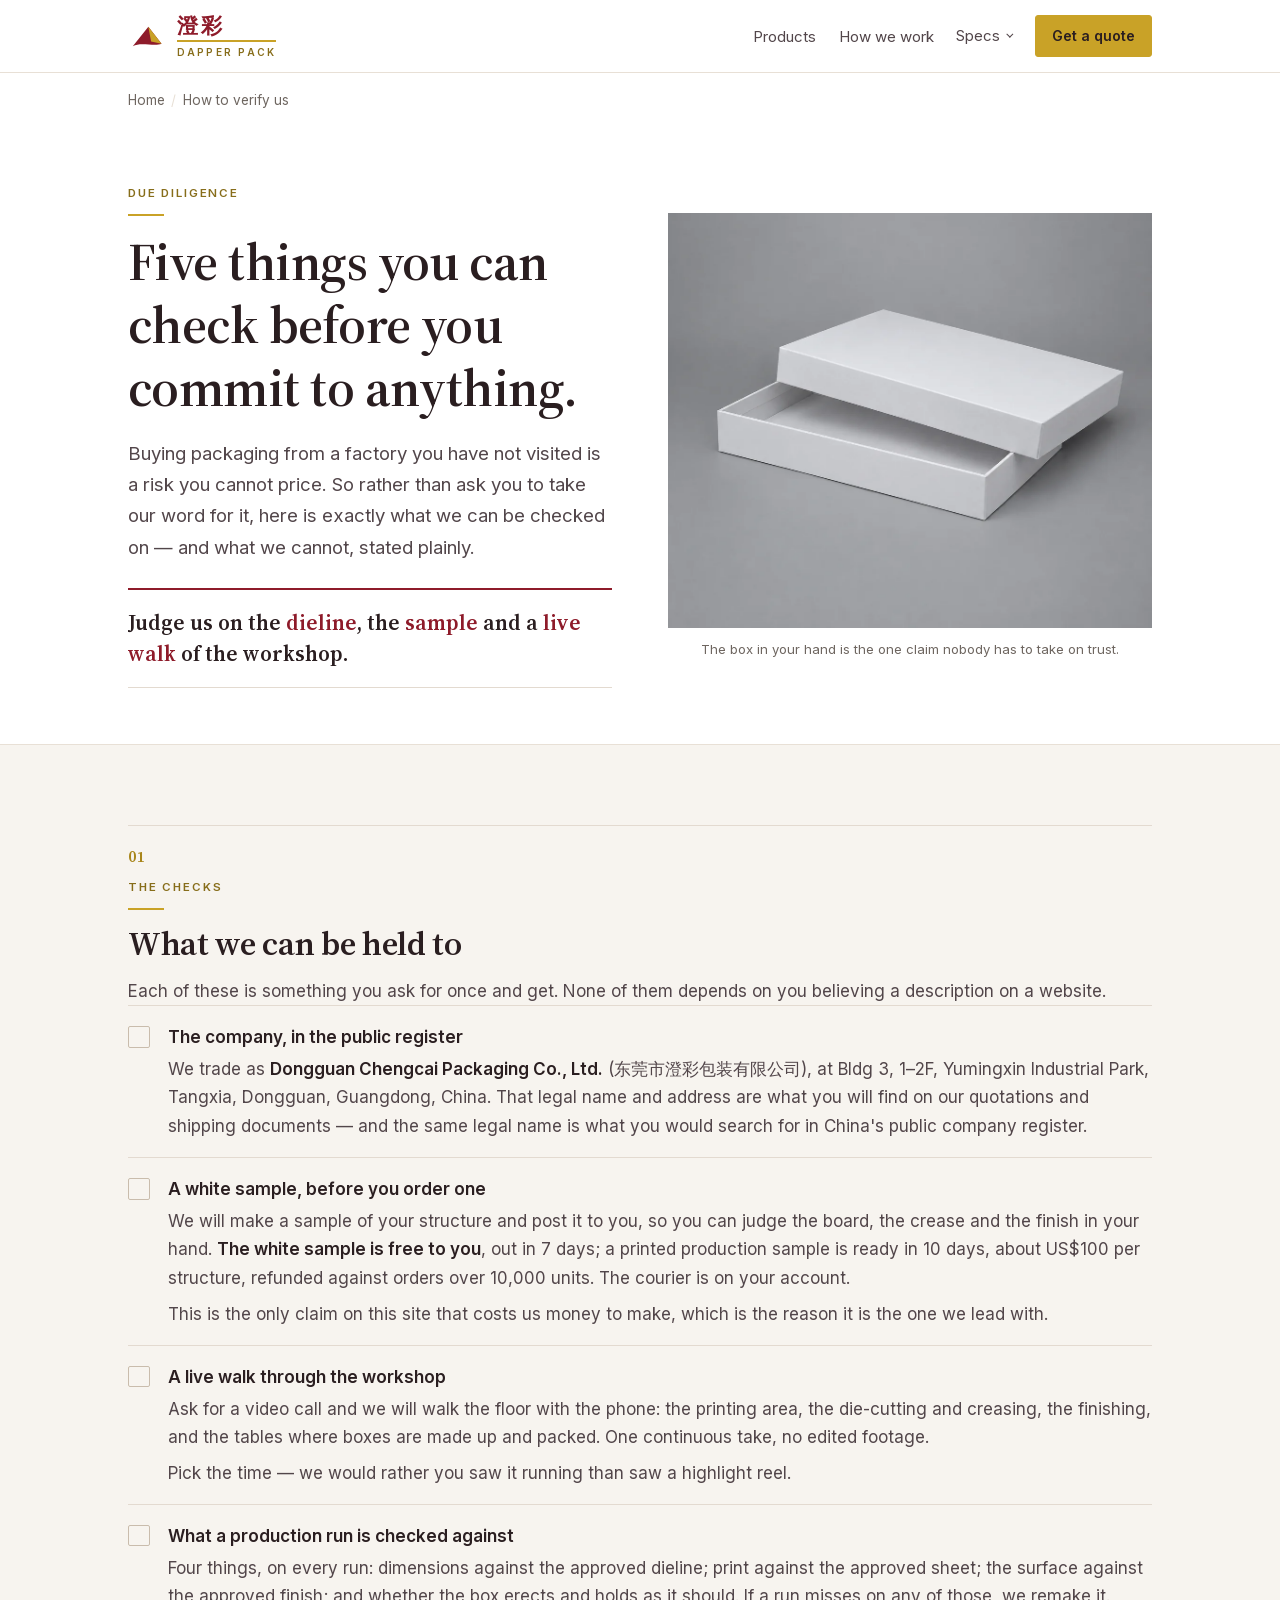
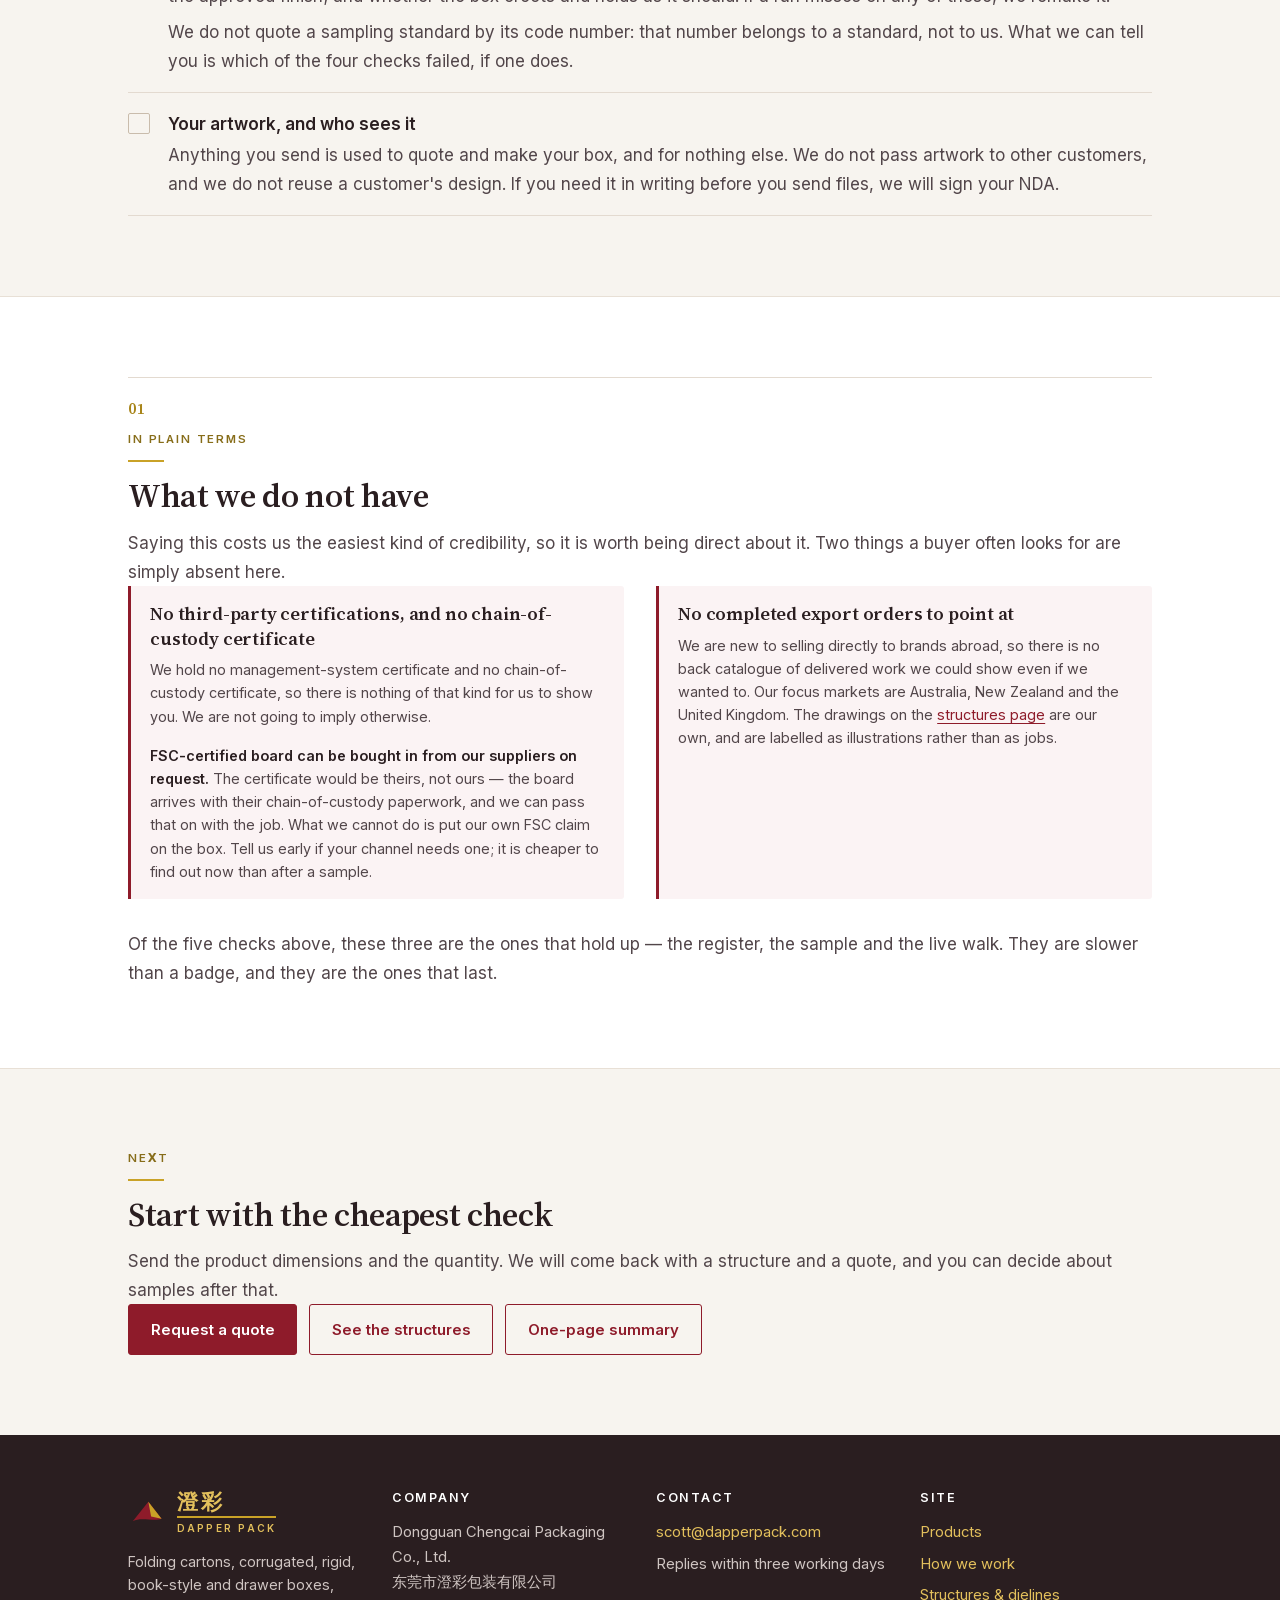
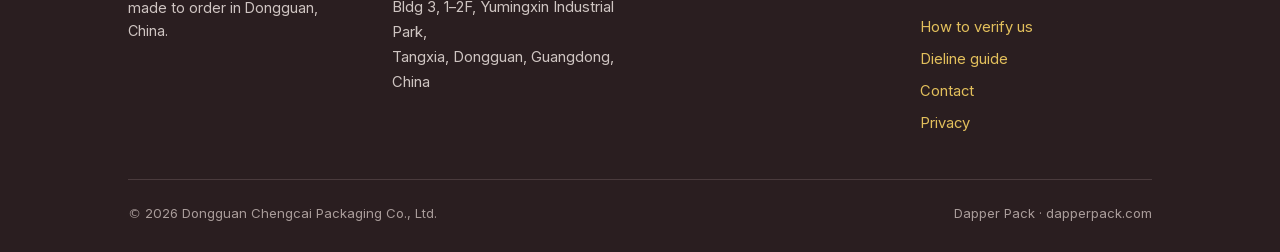
<file: verify.html>
<!doctype html>
<html lang="en">
<head>
<meta charset="utf-8">
<meta name="viewport" content="width=device-width, initial-scale=1">
<title>How to verify us — entity, sample, workshop, inspection</title>
<meta name="description" content="What you can check before ordering: the company, a free white sample, a live walk through the workshop, the four production checks, and who sees your artwork.">
<link rel="canonical" href="https://dapperpack.com/verify.html">
<meta name="theme-color" content="#8E1B2A">
<link rel="icon" href="favicon.svg" type="image/svg+xml">
<link rel="preload" href="assets/fonts/source-serif-4-600-latin.woff2" as="font" type="font/woff2" crossorigin><link rel="stylesheet" href="assets/css/site.css?v=fdad6ffea3">
<script src="assets/js/motion.js?v=35ffd58e37" defer></script>
<script src="assets/js/site.js?v=1f23f75200" defer></script>

<meta property="og:type" content="article">
<meta property="og:site_name" content="Dapper Pack">
<meta property="og:title" content="How to verify us — entity, sample, workshop, inspection">
<meta property="og:description" content="Five things you can check before placing an order, including a free white sample and a live walk through the workshop.">
<meta property="og:url" content="https://dapperpack.com/verify.html">
<meta property="og:image" content="https://dapperpack.com/assets/img/og-verify.jpg">
<meta name="twitter:card" content="summary_large_image">
<script type="application/ld+json">
{
  "@context": "https://schema.org",
  "@type": "Organization",
  "name": "Dapper Pack",
  "alternateName": "澄彩",
  "legalName": "Dongguan Chengcai Packaging Co., Ltd.",
  "url": "https://dapperpack.com/",
  "logo": "https://dapperpack.com/assets/img/mark-square.svg",
  "email": "scott@dapperpack.com",
  "description": "Packaging manufacturer making folding cartons, corrugated cartons, rigid boxes, book-style and drawer boxes — from 500 units to millions a month.",
  "address": {
    "@type": "PostalAddress",
    "streetAddress": "Bldg 3, 1–2F, Yumingxin Industrial Park, Tangxia",
    "addressLocality": "Dongguan",
    "addressRegion": "Guangdong",
    "addressCountry": "CN"
  },
  "contactPoint": {
    "@type": "ContactPoint",
    "contactType": "sales",
    "email": "scott@dapperpack.com",
    "availableLanguage": [
      "en",
      "zh"
    ]
  }
}
</script>
</head>
<body>

<a class="skip" href="#main">Skip to content</a>

<header class="masthead">
  <div class="wrap masthead__inner">
    <a class="lockup" href="index.html" aria-label="Dapper Pack — home">
      <svg class="lockup__mark" viewBox="-96 -90 192 148" aria-hidden="true" focusable="false">
        <path class="mk-body" d="M -72 34 L 8 -66 L 76 22 C 36 38 -28 10 -72 34 Z"/>
        <path class="mk-wing" d="M 8 -66 L 76 22 L 22 10 Z"/>
      </svg>
      <span class="lockup__text">
        <span class="lockup__cn">澄彩</span>
        <span class="lockup__rule"></span>
        <span class="lockup__en">DAPPER PACK</span>
      </span>
    </a>

    <button class="nav__toggle" type="button" aria-expanded="false" aria-controls="site-nav">
      <span class="nav__toggle-bars" aria-hidden="true"></span>
      <span class="visually-hidden">Menu</span>
    </button>

    <nav class="nav" id="site-nav" aria-label="Site">
      <ul class="nav__list">
        <li><a class="nav__link" href="products.html">Products</a></li>
        <li><a class="nav__link" href="capabilities.html">How we work</a></li>
        <li class="nav__group">
          <details class="specmenu">
            <summary class="nav__link specmenu__summary">Specs<span class="specmenu__caret" aria-hidden="true"></span></summary>
            <ul class="specmenu__list">
              <li><a class="specmenu__link" href="reference.html">Structures &amp; dielines</a></li>
              <li><a class="specmenu__link" href="verify.html" aria-current="page">How to verify us</a></li>
              <li><a class="specmenu__link" href="dieline-guide.html">What to send</a></li>
              <li><a class="specmenu__link" href="fact-sheet.html">One-page sheet</a></li>
            </ul>
          </details>
        </li>
      </ul>
      <a class="btn btn--gold btn--sm" href="contact.html">Get a quote</a>
    </nav>
  </div>
</header>

<main id="main">

  <div class="wrap">
    <nav class="crumbs" aria-label="Breadcrumb">
      <ol>
        <li><a href="index.html">Home</a></li>
        <li>How to verify us</li>
      </ol>
    </nav>

    <div class="hero">
      <div class="hero__inner">
        <div>
          <p class="eyebrow">Due diligence</p>
          <h1>Five things you can check before you commit to anything.</h1>
          <p class="lede">
            Buying packaging from a factory you have not visited is a risk you cannot price. So
            rather than ask you to take our word for it, here is exactly what we can be checked
            on — and what we cannot, stated plainly.
          </p>
          <p class="assertion">
            Judge us on the <strong>dieline</strong>, the <strong>sample</strong> and a
            <strong>live walk</strong> of the workshop.
          </p>
        </div>
        <figure class="hero__figure">
          <img src="assets/img/structure-rigid.webp?v=5f0988f3aa" width="1024" height="879"
               alt="Studio illustration of a rigid lid-and-base box with the lid resting ajar on the base, both plain unprinted white. Illustration, not a specification.">
          <figcaption>The box in your hand is the one claim nobody has to take on trust.</figcaption>
        </figure>
      </div>
    </div>
  </div>

  <section class="section section--paper">
    <div class="wrap numbered">
      <div class="section__head">
        <p class="eyebrow">The checks</p>
        <h2>What we can be held to</h2>
        <p>
          Each of these is something you ask for once and get. None of them depends on you
          believing a description on a website.
        </p>
      </div>

      <ul class="checklist">
        <li>
          <span class="checklist__box" aria-hidden="true"></span>
          <div>
            <span class="checklist__title">The company, in the public register</span>
            <div class="checklist__body">
              <p>
                We trade as <strong>Dongguan Chengcai Packaging Co., Ltd.</strong>
                (东莞市澄彩包装有限公司), at Bldg 3, 1–2F, Yumingxin Industrial Park, Tangxia,
                Dongguan, Guangdong, China. That legal name and address are what you will find on
                our quotations and shipping documents — and the same legal name is what you would
                search for in China's public company register.
              </p>
            </div>
          </div>
        </li>

        <li>
          <span class="checklist__box" aria-hidden="true"></span>
          <div>
            <span class="checklist__title">A white sample, before you order one</span>
            <div class="checklist__body">
              <p>
                We will make a sample of your structure and post it to you, so you can judge the
                board, the crease and the finish in your hand. <strong>The white sample is free
                to you</strong>, out in 7 days; a printed production sample is ready in 10 days, about US$100 per
                structure, refunded against orders over 10,000 units. The courier is on your
                account.
              </p>
              <p>
                This is the only claim on this site that costs us money to make, which is the
                reason it is the one we lead with.
              </p>
            </div>
          </div>
        </li>

        <li>
          <span class="checklist__box" aria-hidden="true"></span>
          <div>
            <span class="checklist__title">A live walk through the workshop</span>
            <div class="checklist__body">
              <p>
                Ask for a video call and we will walk the floor with the phone: the printing
                area, the die-cutting and creasing, the finishing, and the tables where boxes are
                made up and packed. One continuous take, no edited footage.
              </p>
              <p>
                Pick the time — we would rather you saw it running than saw a highlight reel.
              </p>
            </div>
          </div>
        </li>

        <li>
          <span class="checklist__box" aria-hidden="true"></span>
          <div>
            <span class="checklist__title">What a production run is checked against</span>
            <div class="checklist__body">
              <p>
                Four things, on every run: dimensions against the approved dieline; print against
                the approved sheet; the surface against the approved finish; and whether the box
                erects and holds as it should. If a run misses on any of those, we remake it.
              </p>
              <p>
                We do not quote a sampling standard by its code number: that number belongs to
                a standard, not to us. What we can tell you is which of the four checks failed,
                if one does.
              </p>
            </div>
          </div>
        </li>

        <li>
          <span class="checklist__box" aria-hidden="true"></span>
          <div>
            <span class="checklist__title">Your artwork, and who sees it</span>
            <div class="checklist__body">
              <p>
                Anything you send is used to quote and make your box, and for nothing else. We do
                not pass artwork to other customers, and we do not reuse a customer's design.
                If you need it in writing before you send files, we will sign your NDA.
              </p>
            </div>
          </div>
        </li>
      </ul>
    </div>
  </section>

  <section class="section">
    <div class="wrap numbered">
      <div class="section__head">
        <p class="eyebrow">In plain terms</p>
        <h2>What we do not have</h2>
        <p>
          Saying this costs us the easiest kind of credibility, so it is worth being direct about
          it. Two things a buyer often looks for are simply absent here.
        </p>
      </div>

      <div class="grid grid--2">
        <div class="note note--warn">
          <h3>No third-party certifications, and no chain-of-custody certificate</h3>
          <p class="small">
            We hold no management-system certificate and no chain-of-custody certificate, so there
            is nothing of that kind for us to show you. We are not going to imply otherwise.
          </p>
          <p class="small">
            <strong>FSC-certified board can be bought in from our suppliers on request.</strong>
            The certificate would be theirs, not ours — the board arrives with their chain-of-custody
            paperwork, and we can pass that on with the job. What we cannot do is put our own FSC
            claim on the box. Tell us early if your channel needs one; it is cheaper to find out now
            than after a sample.
          </p>
        </div>
        <div class="note note--warn">
          <h3>No completed export orders to point at</h3>
          <p class="small">
            We are new to selling directly to brands abroad, so there is no back catalogue of
            delivered work we could show even if we wanted to. Our focus markets are Australia,
            New Zealand and the United Kingdom. The drawings on the
            <a href="reference.html">structures page</a> are our own, and are labelled as
            illustrations rather than as jobs.
          </p>
        </div>
      </div>

      <p class="mt-2">
        Of the five checks above, these three are the ones that hold up — the register, the sample
        and the live walk. They are slower than a badge, and they are the ones that last.
      </p>
    </div>
  </section>

  <section class="section section--paper">
    <div class="wrap">
      <div class="section__head">
        <p class="eyebrow">Next</p>
        <h2>Start with the cheapest check</h2>
        <p>
          Send the product dimensions and the quantity. We will come back with a structure and a
          quote, and you can decide about samples after that.
        </p>
      </div>
      <div class="btn-row">
        <a class="btn" href="contact.html">Request a quote</a>
        <a class="btn btn--ghost" href="reference.html">See the structures</a>
        <a class="btn btn--ghost" href="fact-sheet.html">One-page summary</a>
      </div>
    </div>
  </section>

</main>

<footer class="footer">
  <div class="wrap">
    <div class="footer__grid">
      <div>
        <span class="lockup lockup--reverse">
          <svg class="lockup__mark" viewBox="-96 -90 192 148" aria-hidden="true" focusable="false">
            <path class="mk-body" d="M -72 34 L 8 -66 L 76 22 C 36 38 -28 10 -72 34 Z"/>
            <path class="mk-wing" d="M 8 -66 L 76 22 L 22 10 Z"/>
          </svg>
          <span class="lockup__text">
            <span class="lockup__cn">澄彩</span>
            <span class="lockup__rule"></span>
            <span class="lockup__en">DAPPER PACK</span>
          </span>
        </span>
        <p class="small mt-1">Folding cartons, corrugated, rigid, book-style and drawer boxes, made to order in Dongguan, China.</p>
      </div>
      <div>
        <h4>Company</h4>
        <address>
          Dongguan Chengcai Packaging Co., Ltd.<br>
          东莞市澄彩包装有限公司<br>
          Bldg 3, 1–2F, Yumingxin Industrial Park,<br>
          Tangxia, Dongguan, Guangdong, China
        </address>
      </div>
      <div>
        <h4>Contact</h4>
        <ul>
          <li><a href="mailto:scott@dapperpack.com">scott@dapperpack.com</a></li>
          <li>Replies within three working days</li>
        </ul>
      </div>
      <div>
        <h4>Site</h4>
        <ul>
          <li><a href="products.html">Products</a></li>
          <li><a href="capabilities.html">How we work</a></li>
          <li><a href="reference.html">Structures &amp; dielines</a></li>
          <li><a href="verify.html">How to verify us</a></li>
          <li><a href="dieline-guide.html">Dieline guide</a></li>
          <li><a href="contact.html">Contact</a></li>
          <li><a href="privacy.html">Privacy</a></li>
        </ul>
      </div>
    </div>
    <div class="footer__legal">
      <span>&copy; <span data-year>2026</span> Dongguan Chengcai Packaging Co., Ltd.</span>
      <span>Dapper Pack &middot; dapperpack.com</span>
    </div>
  </div>
</footer>

</body>
</html>
</file>
<file: assets/css/site.css>
/* ==========================================================================
   Dapper Pack — site stylesheet
   澄彩 · 礼品盒 · 彩盒包装 / Dongguan Longyuanchang Packaging Co., Ltd.

   设计令牌全部取自品牌规范 longyuansheng-logo/README.md §3：
   隆远红 #8E1B2A · 鎏金黄 #C9A227 · 亮金 #E3C05C · 宣纸白 #F7F4EF
   规则：本文件之外不得出现裸色值；组件只引用 var(--*)。

   无外部请求：不加载第三方字体/CDN（UK/EU 访客的隐私与首屏速度）。
   显示字体走本机 serif 栈，正文走本机 sans 栈。

   2026-09-19 更新：改为**自托管**开源字体（仍是零第三方请求 —— 同源）。
   为什么换：系统栈是回落链 `Iowan Old Style → Palatino → Georgia`，
   实测 Windows 落到 Georgia、macOS 落到 Iowan —— **同一站在不同机器不是同一副面孔**，
   而标题的观感正是"这家做包装精不精"的第一眼依据。
   字体：Source Serif 4 (600, 标题) + Inter 变量 (100–900, 正文/UI)，均 SIL OFL 1.1，
   子集化到本站实际用字（127 字符），两个文件合计 53.9KB。
   许可文本随字体放在 assets/fonts/OFL-*.txt。生成脚本：scripts/fetch_site_fonts.py
   （取回）与 scripts/subset_site_fonts.py（子集化）。
   ========================================================================== */

@font-face{
  font-family:"Source Serif 4";
  src:url("../fonts/source-serif-4-600-latin.woff2") format("woff2");
  font-weight:600; font-style:normal; font-display:swap;
}
@font-face{
  font-family:"Inter";
  src:url("../fonts/inter-var-100-900-latin.woff2") format("woff2-variations");
  font-weight:100 900; font-style:normal; font-display:swap;
}

:root{
  /* ── 品牌色（规范 §3） ── */
  --red:        #8E1B2A;
  --red-deep:   #6E1420;
  --gold:       #C9A227;   /* ⚠️ 对纸底仅 2.21:1 —— 只做装饰（发丝线/圆点/边框），禁止当文字色 */
  --gold-text:  #876D1A;   /* 金色系的**可读**版本：对纸底 4.52:1 / 对白底 4.96:1 */
  --gold-light: #E3C05C;   /* 深底上的强调（对 --ink 足够） */
  --paper:      #F7F4EF;

  /* ── 派生中性色（由品牌色推导，保持暖调） ── */
  --white:      #FFFFFF;
  --ink:        #2A1E20;
  --body:       #52464A;
  --muted:      #6E6660;   /* 对纸底 4.70:1 / 对白底 5.16:1（原 #857678 只有 3.94/4.32，不达标） */
  --line:       #E8E0D6;
  --line-soft:  #F1EBE3;
  --red-tint:   #FBF3F4;

  /* ── 字体 ── */
  /* 自托管优先，系统栈兜底：字体没加载出来时版面不塌（font-display:swap 同理） */
  --font-display: 'Source Serif 4','Iowan Old Style','Palatino Linotype',Palatino,
                  'Book Antiqua',Georgia,'Times New Roman',serif;
  --font-ui:      'Inter',system-ui,-apple-system,'Segoe UI',Roboto,'Helvetica Neue',
                  Arial,'Noto Sans',sans-serif;
  --font-cjk:     'Source Han Sans SC','Noto Sans SC','Microsoft YaHei',
                  'PingFang SC','Hiragino Sans GB',sans-serif;
  --font-mono:    ui-monospace,SFMono-Regular,Menlo,Consolas,'Liberation Mono',monospace;

  /* ── 尺度 ── */
  --wrap: 68rem;
  --gap:  clamp(1.5rem,4vw,3rem);
  --radius: 3px;
  --shadow: 0 1px 2px rgba(42,30,32,.04), 0 8px 24px -16px rgba(42,30,32,.18);

  /* ── 动效（reduced-motion 下由全局规则关闭） ── */
  --ease: cubic-bezier(.22,.61,.36,1);
}

/* ── reset ───────────────────────────────────────────────────────────── */
*,*::before,*::after{box-sizing:border-box}
html{-webkit-text-size-adjust:100%; scroll-behavior:smooth}
@media (prefers-reduced-motion:reduce){
  html{scroll-behavior:auto}
  *,*::before,*::after{animation-duration:.001ms !important; animation-iteration-count:1 !important;
                       transition-duration:.001ms !important}
}
body{
  margin:0; background:var(--white); color:var(--body);
  font-family:var(--font-ui); font-size:1.0625rem; line-height:1.68;
  -webkit-font-smoothing:antialiased; text-rendering:optimizeLegibility;
}
img,svg{max-width:100%; height:auto}
img{display:block}

/* ── 版式 ────────────────────────────────────────────────────────────── */
h1,h2,h3,h4{
  font-family:var(--font-display); color:var(--ink); font-weight:600;
  line-height:1.18; margin:0 0 .8rem; letter-spacing:-.01em;
}
h1{font-size:clamp(2.1rem,5.4vw,3.35rem)}
h2{font-size:clamp(1.55rem,3.4vw,2.1rem)}
h3{font-size:1.14rem; line-height:1.35; margin-bottom:.45rem}
h4{font-size:1rem; margin-bottom:.3rem}
p{margin:0 0 1.05rem}
p:last-child{margin-bottom:0}
strong{color:var(--ink); font-weight:600}
a{color:var(--red); text-decoration-thickness:1px; text-underline-offset:.18em}
a:hover{color:var(--red-deep)}

.eyebrow{
  font-family:var(--font-ui); font-size:.72rem; font-weight:600;
  letter-spacing:.16em; text-transform:uppercase; color:var(--gold-text);
  margin:0 0 .9rem;
}
.eyebrow::after{
  content:""; display:block; width:2.25rem; height:2px;
  background:var(--gold); margin-top:.65rem;
}
.lede{font-size:1.16rem; color:var(--body); max-width:44rem}
.muted{color:var(--muted)}
.small{font-size:.9rem; line-height:1.6}
.center{text-align:center}
.center .eyebrow::after{margin-left:auto; margin-right:auto}

/* ── 布局 ────────────────────────────────────────────────────────────── */
.wrap{max-width:var(--wrap); margin:0 auto; padding:0 clamp(1.15rem,4vw,2rem)}
.section{padding:clamp(3rem,7vw,5rem) 0; border-top:1px solid var(--line)}
.section--paper{background:var(--paper); border-top-color:var(--line)}
.section--tight{padding:clamp(2rem,4vw,3rem) 0}

/* ── 区块过渡：用**留白**而不是分隔线（2026-10-05 用户定稿） ──────────────
   背景：`--body`(#FBF9F6) 与 `--paper`(#F7F4EF) 的对比只有 **1.044**，
   所以两个 `section--paper` 相邻时视觉上会糊成一片。

   我先加过一条金色发丝线，用户否掉了：「没有必要加分隔线，只需要两个色块之间
   再加入一些白底，留出一定距离就行了」—— 这个判断是对的：**留白比线更克制**，
   也不会与页面里已有的金色短横线（eyebrow / 标题下）争夺注意力。

   做法：纸色区块相邻时，**上一条收缩下内边距并露出底色**，
   两条纸色之间因此出现一道底色空隙。

   ⚠️ 两类"同色相邻"都要覆盖（实测漏过第二类）：
      · `.section--paper + .section--paper` —— 两个纸色区块相邻
      · `.section:not(.section--paper) + .section:not(.section--paper)` —— 两个
        **普通区块**相邻（capabilities.html 有 3 处）。它们之间原本只有
        `1px` 的中性分隔线，在 1.044 的底色差下等于没有边界。 */
.section--paper + .section--paper{
  padding-bottom:clamp(1.1rem,2.2vw,1.7rem);
  border-top-color:transparent;
}
.section--paper + .section--paper > .wrap{padding-top:clamp(1.9rem,4vw,2.9rem)}

.section:not(.section--paper) + .section:not(.section--paper){
  padding-bottom:clamp(1.1rem,2.2vw,1.7rem);
  border-top-color:transparent;
}
.section:not(.section--paper) + .section:not(.section--paper) > .wrap{
  padding-top:clamp(1.9rem,4vw,2.9rem);
}

.grid{display:grid; gap:clamp(1.2rem,3vw,2rem)}
.grid--2{grid-template-columns:repeat(auto-fit,minmax(17rem,1fr))}
.grid--3{grid-template-columns:repeat(auto-fit,minmax(14.5rem,1fr))}
.grid--4{grid-template-columns:repeat(auto-fit,minmax(11.5rem,1fr))}
/* 五品类版式：**4 张一行 + 第 5 张横跨整行的扁长卡**（2026-10-05 用户定稿）。
   走过的弯路，记下来免得再犯：
     ① 原来 `grid--3` + 5 张卡 → 宽屏排成 3+2，最后一行只有 1 张，看着不整齐
     ② 改成 5 列一行 → 用户实测截图反馈"太难看了"：卡宽只剩 175px，正文被切成
        每行 2–3 个词，完全不像专业 B2B 网站的品类概览
   ⇒ 最终版：**4 列**，前 4 张各占 1 列，第 5 张 `.card--wide` 跨满 4 列并改为
      **图左文右**的横向卡。卡片宽度回到 ~250px（与其它页面一致），且不留孤行。 */
/* 2026-10-07：首页由图版式回到**两列**？否 —— 用户改选方案 ①（首页不放品牌），
   因此不需要为品牌可读而放大图片，恢复到与其它页面一致的紧凑网格即可。
   两列版式的规则已移除（_home_two_columns.py 作废）。 */
.grid--5{grid-template-columns:repeat(auto-fit,minmax(13rem,1fr))}
@media (min-width:60rem){
  .grid--5{grid-template-columns:repeat(4,1fr)}
  /* 第 5 张跨满 4 列，内部「图 | 文」两栏。
     ⚠️ 文字必须**包在一个 .card__body 里**再作为第二个网格项 —— 否则 h3 / p / p
        各自成为独立网格项，会被摆成 2×2 的错位版式（实测截图确认过）：
        标题单独跑到中间、图片占满整列高。 */
  .grid--5 > .card--wide{
    grid-column:1 / -1;
    /* 2026-10-15：图栏上限由 13rem 放宽到 22rem。
       实测原因：13rem 让抽屉盒渲染图只有 **208px**，而这张卡净宽 971px
       —— 图只占 21%，在这么宽的区域里等于没有图（用户反馈"图太小 / 版式不满意"）。
       22rem 下图为约 352×211，与右侧文字栏配重正常。 */
    display:grid; grid-template-columns:minmax(13rem,22rem) 1fr;
    gap:clamp(1.2rem,3vw,2.4rem); align-items:center;
  }
  .grid--5 > .card--wide > img{margin:0; justify-self:center}
  .grid--5 > .card--wide > .card__body > h3{margin-top:0}
  /* 正文限宽：扁长卡里一行太长会难以阅读（约 60–70 字符/行） */
  .grid--5 > .card--wide > .card__body > p{max-width:46rem}
}
@media (max-width:60rem){
  /* 窄屏退回纵向卡，图片恢复常规居中间距 */
  .grid--5 > .card--wide > img{margin:0 auto 1.1rem}
  .grid--5 > .card--wide > .card__body > h3{margin-top:0}
}
.split{display:grid; gap:clamp(1.8rem,5vw,3.5rem); align-items:center;
       grid-template-columns:repeat(auto-fit,minmax(19rem,1fr))}

/* ── 页头 ────────────────────────────────────────────────────────────── */
.skip{position:absolute; left:-9999px}
.skip:focus{
  left:1rem; top:1rem; z-index:100; background:var(--white); color:var(--red);
  padding:.6rem 1rem; border:1px solid var(--red); border-radius:var(--radius);
}
.masthead{
  position:sticky; top:0; z-index:50; background:rgba(255,255,255,.94);
  /* 前缀版给旧 iOS Safari；不加也只是少一层模糊，底色已近实心，不损可读性 */
  -webkit-backdrop-filter:saturate(150%) blur(8px);
  backdrop-filter:saturate(150%) blur(8px); border-bottom:1px solid var(--line);
}
.masthead__inner{
  display:flex; align-items:center; justify-content:space-between; gap:1.25rem;
  min-height:4.5rem; padding-top:.55rem; padding-bottom:.55rem;
}

/* 品牌锁定（复刻 cc-horizontal：图形标 + 澄彩 / 金线 / DAPPER PACK） */
.lockup{display:inline-flex; align-items:center; gap:.7rem; text-decoration:none}
.lockup__mark{width:2.35rem; height:1.8rem; flex:0 0 auto}
.lockup__text{display:flex; flex-direction:column; line-height:1}
.lockup__cn{
  font-family:var(--font-cjk); font-size:1.32rem; font-weight:700;
  letter-spacing:.14em; color:var(--red);
}
.lockup__rule{height:2px; background:var(--gold); margin:.26rem 0 .3rem; width:100%}
.lockup__en{
  font-size:.63rem; font-weight:600; letter-spacing:.22em; color:var(--gold-text);
}
.lockup--reverse .lockup__cn{color:var(--gold-light)}
.lockup--reverse .lockup__en{color:var(--gold-light)}

/* 导航：默认（无 JS）在窄屏也完整可用；只有 JS 就位才折叠 */
.nav{display:flex; align-items:center; gap:1.5rem}
.nav__list{display:flex; align-items:center; gap:1.4rem; list-style:none; margin:0; padding:0}
.nav__link{
  font-size:.94rem; color:var(--body); text-decoration:none;
  padding:.35rem 0; border-bottom:1px solid transparent; transition:color .15s var(--ease);
}
.nav__link:hover{color:var(--red); border-bottom-color:var(--gold)}
.nav__link[aria-current="page"]{color:var(--ink); border-bottom-color:var(--gold)}
.nav__toggle{
  display:none; background:none; border:1px solid var(--line); border-radius:var(--radius);
  padding:.45rem .6rem; cursor:pointer; color:var(--ink);
}
.nav__toggle-bars{display:block; width:1.15rem; height:2px; background:currentColor;
                  box-shadow:0 -5px 0 currentColor, 0 5px 0 currentColor}

@media (max-width:56rem){
  .js .nav__toggle{display:inline-block}
  .js .nav{
    position:absolute; left:0; right:0; top:100%; background:var(--white);
    border-bottom:1px solid var(--line); box-shadow:var(--shadow);
    flex-direction:column; align-items:stretch; gap:0; padding:.5rem 0 1rem;
    display:none;
  }
  .js .nav[data-open="true"]{display:flex}
  .js .nav__list{flex-direction:column; align-items:stretch; gap:0}
  .js .nav__list a{padding:.7rem clamp(1.15rem,4vw,2rem); border-bottom:none}
  .js .nav .btn{margin:.6rem clamp(1.15rem,4vw,2rem) 0}
  /* ⚠️ 无 JS 时导航**不折叠**，所以这里必须能换行 ——
     2026-09-19 实测：≤416px 时单行 flex 放不下 4 个导航项 + CTA，
     把页面撑宽 95~165px、导航被推出屏幕；开 JS 时因移动导航整块 display:none 而看不见。
     无 JS 可用是本站对外承诺，按"无 JS 是坏的"修。 */
  .nav{flex-wrap:wrap; row-gap:.2rem}
  .nav__list{flex-wrap:wrap; row-gap:.15rem}
}

@media (max-width:26rem){
  /* 窄屏下品牌锁定要收住，否则 "DAPPER PACK" 会被折成两行 */
  .lockup{gap:.55rem}
  .lockup__mark{width:1.95rem; height:1.5rem}
  .lockup__cn{font-size:1.14rem; letter-spacing:.1em}
  .lockup__en{font-size:.55rem; letter-spacing:.15em; white-space:nowrap}
  /* ⚠️ 无 JS 时导航不折叠，≤416px 会绕着品牌"打转"（浏览器自动换行顺序很难看）。
     2026-09-19 改成**明确的两行页头**：品牌一行、导航一行 —— 不靠 flex-wrap 的偶然结果。
     实测几何：品牌 124px + 导航项 200px + CTA 117px > 360px，故 CTA 让位
     （首屏本来就有 "Request a quote"，顶部重复没必要）。 */
  .masthead__inner{flex-wrap:wrap; align-items:center; row-gap:.15rem}
  .lockup{flex:0 0 auto}
  .nav{flex:1 1 100%; flex-wrap:wrap; row-gap:0}
  .nav__list{flex-wrap:wrap; column-gap:1rem; row-gap:0}
  .nav .btn--sm{display:none}
}

/* ── 按钮 ────────────────────────────────────────────────────────────── */
.btn{
  display:inline-block; font-family:var(--font-ui); font-size:.94rem; font-weight:600;
  padding:.72rem 1.35rem; border-radius:var(--radius); border:1px solid var(--red);
  background:var(--red); color:var(--white); text-decoration:none;
  transition:background .15s var(--ease), border-color .15s var(--ease);
}
.btn:hover{background:var(--red-deep); border-color:var(--red-deep); color:var(--white)}
.btn--ghost{background:transparent; color:var(--red)}
.btn--ghost:hover{background:var(--red-tint); color:var(--red-deep)}
.btn--gold{background:var(--gold); border-color:var(--gold); color:var(--ink)}
.btn--gold:hover{background:var(--gold-light); border-color:var(--gold-light); color:var(--ink)}
.btn-row{display:flex; flex-wrap:wrap; gap:.75rem; align-items:center}

/* ── Hero ────────────────────────────────────────────────────────────── */
.hero{padding:clamp(2.5rem,6vw,4.5rem) 0 clamp(2rem,5vw,3.5rem); position:relative; overflow:hidden}
.hero__inner{display:grid; gap:clamp(2rem,5vw,3.5rem); align-items:center;
             grid-template-columns:repeat(auto-fit,minmax(20rem,1fr))}
.hero h1{margin-bottom:1.15rem}
.hero__figure{margin:0}
.hero__figure figcaption{font-size:.82rem; color:var(--muted); margin-top:.6rem; text-align:center}
.rule-gold{height:3px; width:4.5rem; background:var(--gold); border:0; margin:1.5rem 0}

/* ── 页脚 ────────────────────────────────────────────────────────────── */
.footer{background:var(--ink); color:#CFC5C2; padding:clamp(2.5rem,5vw,3.5rem) 0 1.75rem;
        font-size:.92rem}
.footer a{color:var(--gold-light); text-decoration:none}
.footer a:hover{color:var(--white); text-decoration:underline}
.footer__grid{display:grid; gap:2rem; grid-template-columns:repeat(auto-fit,minmax(14rem,1fr))}
.footer h4{color:var(--white); font-family:var(--font-ui); font-size:.78rem; font-weight:600;
           letter-spacing:.14em; text-transform:uppercase; margin-bottom:.9rem}
.footer ul{list-style:none; margin:0; padding:0}
.footer li{margin-bottom:.45rem}
.footer__legal{
  border-top:1px solid #4A3B3D; margin-top:2.25rem; padding-top:1.35rem;
  display:flex; flex-wrap:wrap; gap:.6rem 1.5rem; justify-content:space-between;
  font-size:.82rem; color:#A99C9A;
}
.footer address{font-style:normal; line-height:1.7}

/* ── 卡片 / 事实列表 ─────────────────────────────────────────────────── */
.card{
  background:var(--white); border:1px solid var(--line); border-radius:var(--radius);
  padding:clamp(1.2rem,2.5vw,1.6rem);
}
.card h3{margin-top:0}
.card__num{
  font-family:var(--font-display); font-size:1.05rem; color:var(--gold-text);
  display:block; margin-bottom:.5rem;
}

.facts{list-style:none; margin:0; padding:0; display:grid; gap:.85rem}
.facts li{position:relative; padding-left:1.5rem}
.facts li::before{
  content:""; position:absolute; left:0; top:.62em; width:.5rem; height:.5rem;
  background:var(--gold); border-radius:50%;
}
.pills{display:flex; flex-wrap:wrap; gap:.5rem; list-style:none; margin:0; padding:0}
.pills li{
  font-size:.88rem; color:var(--red); background:var(--red-tint);
  border:1px solid #EFD9DC; border-radius:999px; padding:.3rem .8rem;
}

/* 定义列表（规格表） */
.spec{border-top:1px solid var(--line); margin:0}
.spec div{display:grid; grid-template-columns:minmax(9rem,14rem) 1fr; gap:.4rem 1.5rem;
          padding:.85rem 0; border-bottom:1px solid var(--line)}
.spec dt{font-weight:600; color:var(--ink); margin:0}
.spec dd{margin:0}
@media (max-width:34rem){
  .spec div{grid-template-columns:1fr; gap:.15rem}
}

/* 步骤 */
.steps{counter-reset:step; list-style:none; margin:0; padding:0; display:grid;
       gap:clamp(1.1rem,2.5vw,1.6rem)}
.steps > li{counter-increment:step; position:relative; padding-left:3.1rem}
.steps > li::before{
  content:counter(step,decimal-leading-zero); position:absolute; left:0; top:.1rem;
  font-family:var(--font-display); font-size:1.05rem; color:var(--gold-text);
  border:1px solid var(--line); border-radius:50%; width:2.1rem; height:2.1rem;
  display:grid; place-items:center; background:var(--white);
}

/* 工艺色卡 */
.swatches{display:grid; gap:1rem; grid-template-columns:repeat(auto-fit,minmax(9.5rem,1fr));
          list-style:none; margin:0; padding:0}
.swatch{border:1px solid var(--line); border-radius:var(--radius); overflow:hidden;
        background:var(--white)}
.swatch__chip{display:block; width:100%; height:4.6rem; object-fit:cover}
.swatch__name{font-size:.86rem; font-weight:600; color:var(--ink); padding:.6rem .7rem .1rem}
.swatch__note{font-size:.78rem; color:var(--muted); padding:0 .7rem .7rem}

/* 刀线图：点开看原尺寸。技术图纸的标注（16-20px 字号 / 1100+ 宽画布）
   在 400px 卡片里必然读不了，所以给定一个原尺寸入口，而不是继续缩。 */
.dieline-zoom{display:block; cursor:zoom-in; text-decoration:none}
.dieline-zoom:focus-visible{outline:2px solid var(--gold); outline-offset:3px}

/* ── 02 — Print & finish 的四张工艺卡（capabilities.html） ──────────────────
   2026-10-16：`.grid--2` 是 auto-fit，在宽屏上把四张卡排成 **3+1**（第四张孤零零一行），
   而且 `.card > img` 的 `max-height:15rem` 会把配图压小、四张卡高矮不一。
   这里只给这一节加修饰类：≥60rem 锁 **2 列**（正好 2×2），配图撑满卡宽并统一 4:3 裁切。
   只作用于本节 —— 全局改 `.grid--2` 会把 contact 的三步弄成 2+1，更难看。 */
@media (min-width:60rem){ .grid--cards{grid-template-columns:repeat(2,1fr)} }
.grid--cards > .card > img{
  width:100%; height:auto; max-height:none; object-fit:cover; aspect-ratio:4/3;
}
/* 一卡讲三样工艺时用三格小图，而不是硬凑一张合成图 */
.card__tiles{display:grid; grid-template-columns:repeat(3,1fr); gap:.45rem; margin:0 0 1rem}
.card__tiles img{width:100%; height:auto; aspect-ratio:1; object-fit:cover; border-radius:var(--radius)}

/* 引述 / 提示条 */
.note{
  border-left:3px solid var(--gold); background:var(--paper);
  padding:1rem 1.2rem; border-radius:0 var(--radius) var(--radius) 0; font-size:.95rem;
}
.note--warn{border-left-color:var(--red); background:var(--red-tint)}

/* 注：曾有一套 `.photo-slot` / `.photo-slot__label`（给"实拍照片待补"的虚线占位框）。
   2026-09-19 审计发现**整站无任何页面使用**，且其中一条规则带裸色值 `#D8CCC0`，
   已删。将来要补实拍位时按 docs/SITE_SETUP.md §八 的 6 个文件名直接换 `<img>`。 */

/* 表格 */
.table-wrap{overflow-x:auto; border:1px solid var(--line); border-radius:var(--radius)}
table{border-collapse:collapse; width:100%; font-size:.92rem; min-width:32rem}
caption{text-align:left; font-size:.85rem; color:var(--muted); padding:.8rem 1rem 0}
th,td{text-align:left; padding:.7rem 1rem; border-bottom:1px solid var(--line)}
thead th{background:var(--paper); color:var(--ink); font-weight:600;
         font-family:var(--font-ui); font-size:.82rem; letter-spacing:.04em;
         text-transform:uppercase}
tbody tr:last-child td{border-bottom:0}

/* 面包屑 */
.crumbs{font-size:.85rem; color:var(--muted); padding:1rem 0 0}
.crumbs ol{list-style:none; display:flex; flex-wrap:wrap; gap:.4rem; margin:0; padding:0}
.crumbs li + li::before{content:"/"; margin-right:.4rem; color:var(--line)}
.crumbs a{color:var(--muted); text-decoration:none}
.crumbs a:hover{color:var(--red)}

/* ── 复制按钮（配合 mailto 模板） ────────────────────────────────────── */
.copybox{position:relative; border:1px solid var(--line); border-radius:var(--radius);
         background:var(--paper); padding:1.15rem 1.25rem}
.copybox pre{
  margin:0; font-family:var(--font-mono); font-size:.83rem; line-height:1.65;
  white-space:pre-wrap; word-break:break-word; color:var(--body);
}
.copybox__btn{
  position:absolute; top:.6rem; right:.6rem; font:inherit; font-size:.78rem;
  background:var(--white); border:1px solid var(--line); color:var(--body);
  border-radius:var(--radius); padding:.28rem .6rem; cursor:pointer;
}
.copybox__btn:hover{border-color:var(--gold); color:var(--ink)}

/* ── 品牌图形标（内联 SVG 不写裸色值，由 CSS 提供填充） ──────────────── */
.mk-body{fill:var(--red)}
.mk-wing{fill:var(--gold)}
/* 页脚：图形标恢复品牌两色（2026-09-21 用户拍板方案③）。
   ⚠️ 与页头同一套品牌色——原实现把页脚图形标整体改成金（body 金 + wing 亮金），
   渲染出来接近一块单色金，"两片折面"的观感消失，用户比对品牌原图时发现不符。
   ⚠️ 已知取舍（用户已知情选择）: 品牌红在深底（--ink #221A18）上对比度仅
   1.90:1，比原来的金（7.06:1）暗得多——图形标在此**偏暗**是预期结果，不是 bug。
   之所以可以这样取: 图形标是 aria-hidden 的装饰件，品牌名由旁边的**
   文字锁定**承载（「澄彩 / DAPPER PACK」），文字对比度不受本行影响。
   注意不要"顺手"把红色改成亮色——那会重新偏离品牌色，属另一个决策。 */
.footer .mk-body{fill:var(--red)}
.footer .mk-wing{fill:var(--gold)}

address{font-style:normal; line-height:1.72}

/* 联系页的主行动：这个邮箱地址是整站唯一真正要访客做的事，
   不能和正文同权重（原先 `.contact-mail` 无任何样式，实测等于普通段落）。 */
.contact-mail{
  font-family:var(--font-display); font-size:clamp(1.15rem,2.6vw,1.5rem);
  font-weight:600; margin:.2rem 0 .8rem;
}
.contact-mail a{text-decoration-thickness:2px; text-underline-offset:.22em}
.contact-mail a:hover{color:var(--red-deep)}

/* 卡片内插画统一居中并限高，避免不同长宽比把卡片撑得参差 */
.card > img{display:block; margin:0 auto 1.1rem; max-height:15rem; width:auto;
            max-width:100%; height:auto}
.steps h3{margin-bottom:.2rem}

/* ── 工艺色卡 ────────────────────────────────────────────────────────
   2026-10-13：原先四张色卡是 CSS 渐变"示意"（注释原文"不引入图片"）。
   现改为真实工艺微距图（finish-*.webp）——烫金/击凸/局部UV/覆膜是这家厂
   唯一无法用文字传递的卖点，用四条渐变示意等于把最强的差异点留白。
   四条 .chip--* 渐变规则随之删除（否则 CSS 死代码闸门会判死）。 */

/* ==========================================================================
   设计升级层 v2（2026-09-18）
   设计语言：「克制的精密」—— 视觉重量由**纸白留白 + 发丝线 + 字号级差 + 编号**承担，
   不用色块/渐变/阴影/图片堆装饰。

   为什么改成这样：本站的定性是「规格书 + 回信生成器」（docs/SITE_ELEMENTS_20260918.md §一），
   访客是来**核查**的，不是来逛的。所以美学要表达"我们对尺寸与承诺是精确的"，
   而不是"我们很豪华"——后者要客户 logos 与认证背书，那正是我们**没有**的东西。
   规则不变：本文件之外不得出现裸色值；组件只引用 var(--*)。
   ========================================================================== */

:root{
  /* 发丝线体系：本设计的主力"图形"（区块分隔、表格、规线感） */
  --rule:        #E3DAD0;
  --rule-strong: #C9BCAC;
  --rule-ink:    rgba(42,30,32,.12);
  /* 编号与量度的着色刻意比品牌金更沉一点，避免小字发飘 */
  --num:         #A8851A;
  --ink-soft:    #3B2C2F;
}

/* ── 1. 导航「规格」下拉：原生 <details>，无 JS 也能展开 ───────────────── */
.nav__group{position:relative}
.specmenu{position:relative}
.specmenu__summary{
  cursor:pointer; list-style:none; display:inline-flex; align-items:center; gap:.35rem;
  user-select:none;
}
.specmenu__summary::-webkit-details-marker{display:none}
.specmenu__summary::marker{content:""}
.specmenu__caret{
  width:.34rem; height:.34rem; border-right:1.5px solid currentColor;
  border-bottom:1.5px solid currentColor; transform:rotate(45deg) translateY(-.1rem);
  transition:transform .16s var(--ease);
}
.specmenu[open] > .specmenu__summary .specmenu__caret{transform:rotate(225deg) translateY(-.05rem)}
.specmenu__list{
  list-style:none; margin:0; padding:.4rem 0; min-width:14.5rem;
  background:var(--white); border:1px solid var(--rule); border-radius:var(--radius);
  box-shadow:var(--shadow);
}
.specmenu__link{
  display:block; padding:.5rem .95rem; font-size:.9rem; color:var(--body);
  text-decoration:none; border-left:2px solid transparent;
}
.specmenu__link:hover{color:var(--ink); background:var(--paper); border-left-color:var(--gold)}
.specmenu__link[aria-current="page"]{color:var(--ink); border-left-color:var(--gold)}
@media (min-width:56.01rem){
  .specmenu__list{position:absolute; top:calc(100% + .55rem); left:-.9rem; z-index:60}
}
/* ⚠️ 「关闭时隐藏子项」必须在**所有**宽度成立 ——
   2026-09-19 实测：这条原写在 `min-width:56.01rem` 里，于是窄屏（≤896px）下
   关闭状态的 `<ul>` 仍是 block，把页面撑宽 95~165px、导航被推出屏幕；
   而且**只在禁用 JS 时暴露**（开 JS 时移动导航整体 display:none 把它遮住了）。
   无 JS 可用是本站的对外承诺 → 按"无 JS 是坏的"来修。 */
.specmenu:not([open]) > .specmenu__list{display:none}
@media (max-width:56rem){
  /* 折叠态：融进移动导航列表，展开即内联铺开（不遮挡、不需要 JS） */
  .specmenu__summary{padding:.7rem clamp(1.15rem,4vw,2rem); width:100%}
  .specmenu__list{position:static; box-shadow:none; border:0; border-radius:0;
                  padding:0 0 .3rem; background:transparent}
  .specmenu__link{padding:.55rem clamp(1.15rem,4vw,2rem) .55rem calc(clamp(1.15rem,4vw,2rem) + 1rem);
                  border-left:0; border-bottom:0}
  .specmenu__link:hover{background:var(--paper)}
  .specmenu__link[aria-current="page"]{background:var(--paper)}
}

/* ── 2. 编号系统（借 v0.6 的编辑感编号；可搬的设计语汇，不含迷信成分） ── */
.numbered{counter-reset:sec}
.numbered > .section__head{counter-increment:sec}
.numbered > .section__head::before{
  content:counter(sec,decimal-leading-zero);
  display:block; font-family:var(--font-display); font-size:.95rem; font-weight:600;
  letter-spacing:.08em; color:var(--num); margin-bottom:.55rem;
}
.numbered > .section__head{border-top:1px solid var(--rule); padding-top:1.1rem}

/* ── 3. 断言行：首屏那句"我们到底做什么"（本设计的定位句） ─────────────── */
.assertion{
  font-family:var(--font-display); font-size:clamp(1.05rem,2.1vw,1.32rem);
  line-height:1.5; color:var(--ink); border-top:2px solid var(--red);
  border-bottom:1px solid var(--rule); padding:1.05rem 0; margin:1.6rem 0 0;
  max-width:46rem;
}
.assertion strong{color:var(--red)}

/* ── 4. 三样东西（首页紧凑版 / 联系页完整版） ──────────────────────────── */
.three{list-style:none; margin:0; padding:0; display:grid; gap:1px;
       background:var(--rule); border:1px solid var(--rule); border-radius:var(--radius);
       overflow:hidden; grid-template-columns:repeat(auto-fit,minmax(13rem,1fr))}
.three > li{background:var(--white); padding:1.15rem 1.25rem}
.three__num{font-family:var(--font-mono); font-size:.78rem; letter-spacing:.1em;
            color:var(--gold-text); display:block; margin-bottom:.4rem}
.three__title{font-weight:600; color:var(--ink); display:block; margin-bottom:.3rem}
.three__note{font-size:.95rem; color:var(--muted); margin:0}

/* ── 5. 回信条：把"想写信"变成"信已经写好了"（要素定案 A4） ───────────── */
.replybar{
  border:1px solid var(--rule); border-left:3px solid var(--gold);
  background:var(--paper); border-radius:0 var(--radius) var(--radius) 0;
  padding:1.05rem 1.25rem; display:flex; flex-wrap:wrap; gap:.5rem 1.4rem;
  align-items:baseline; justify-content:space-between;
  /* ⚠️ 下边距不能省（2026-10-05 用户反馈"两个一样颜色的色块连到一起了"）：
     回信条本身就是纸色，而它**不是独立 section**，位于首屏区块内部的末尾。
     没有下边距时它的底边正好压住区块边界，紧接着的就是下一个纸色区块
     （`.section--paper`），两块纸色于是直接相接、看不出过渡。
     这里留出一段底色空隙 —— 与站上其它区块过渡的处理方式一致（用留白而非线）。 */
  margin-bottom:clamp(1.6rem,3.5vw,2.6rem);
}
.replybar p{margin:0; font-size:1.0625rem}
.replybar .btn{flex:0 0 auto}

/* ── 7. 核对清单（verify.html 的主要承载） ─────────────────────────────── */
.checklist{list-style:none; margin:0; padding:0; border-top:1px solid var(--rule)}
.checklist > li{
  display:grid; grid-template-columns:1.6rem 1fr; gap:.9rem;
  padding:1.05rem 0; border-bottom:1px solid var(--rule);
}
.checklist__box{
  width:1.35rem; height:1.35rem; border:1px solid var(--rule-strong);
  border-radius:2px; margin-top:.18rem;
}
.checklist__title{font-weight:600; color:var(--ink); display:block; margin-bottom:.2rem}
.checklist__body{font-size:1.0625rem}   /* 17px：这页的正文就是核对清单本身，不该当次级文字 */
.checklist__body p{margin:0 0 .45rem}
.checklist__body p:last-child{margin-bottom:0}
/* 注：曾有一条 `.checklist__pending`（给"待补数据"类占位句用的样式）。
   verify.html 的信用代码占位句已删（Q2 未定前不留空头承诺），该样式随之移除。 */

/* ── 8. 行家词汇表（采购三秒判断你上没上过机） ────────────────────────── */
.terms{margin:0; border-top:1px solid var(--rule)}
.terms > div{
  display:grid; grid-template-columns:minmax(9rem,15rem) 1fr; gap:.35rem 1.5rem;
  padding:.8rem 0; border-bottom:1px solid var(--rule);
}
.terms dt{font-weight:600; color:var(--ink); margin:0}
.terms dd{margin:0; font-size:.95rem}
@media (max-width:34rem){ .terms > div{grid-template-columns:1fr; gap:.1rem} }

/* ── 9. 含 / 不含 表（把不确定性干掉，而不是把价格藏起来） ─────────────── */
.incl{display:grid; gap:1rem; grid-template-columns:repeat(auto-fit,minmax(17rem,1fr))}
.incl__col{border:1px solid var(--rule); border-radius:var(--radius); overflow:hidden;
           background:var(--white); break-inside:avoid}
/* 与 `.card{break-inside:avoid}` 同口径：一页纸上的"含/另计"两栏不该被分页切开
   （2026-09-19 补：原来只有 .card 有这条，改版后承载该内容的是 .incl__col）。 */
.incl__head{
  font-family:var(--font-ui); font-size:.78rem; font-weight:600; letter-spacing:.13em;
  text-transform:uppercase; padding:.6rem 1rem; border-bottom:1px solid var(--rule);
}
.incl__head--yes{color:var(--ink); background:var(--paper)}
.incl__head--no{color:var(--red); background:var(--red-tint)}
.incl ul{list-style:none; margin:0; padding:.35rem 0}
.incl li{padding:.5rem 1rem; font-size:.93rem; border-bottom:1px solid var(--line-soft)}
.incl li:last-child{border-bottom:0}

/* ── 10. 结构图位（reference.html：三张结构卡里的图） ──────────────────────
   只保留**卡片内**这一种用法：`.struct`/`.struct__body` 那套"左图右文容器"从未被
   任何页面采用（实测死代码），已删 —— 留着会让后来的人照不存在的约定写页面。 */
.struct__figure{margin:0 0 1.1rem; padding:0; display:block}
.struct__figure img{max-height:15rem; width:auto; margin:0 auto}
.struct__figure figcaption{font-size:.8rem; color:var(--muted); margin-top:.7rem; text-align:center}

/* ── 刀线图卡片（2026-10-06）─────────────────────────────────────────────
   刀线图是**技术图**，展示口径与产品示意图不同：
     · 近白底 + 细边框框住，像一张图纸，而不是浮在白底上的插画
     · **必须给足宽度** —— 实测放在三列网格里时图只有 153px 宽，
       面板标签完全读不出来，而标签正是刀线图的价值所在。
       所以每个结构**独占一行**：图在左（占一半），文字在右。
   五张图的宽高比差别很大（0.91 / 0.96 / 1.35 / 2.40），用
   `width:100%` + `height:auto` 按自身比例缩放；**不要**固定宽高。 */
.struct-list{display:grid; gap:clamp(1.2rem,3vw,2rem); margin-top:1.6rem}
.struct{
  display:grid; grid-template-columns:minmax(0,1.05fr) minmax(0,1fr);
  gap:clamp(1rem,3vw,2rem); align-items:start;
  padding:clamp(1rem,2.4vw,1.5rem);
  background:var(--card); border:1px solid var(--rule); border-radius:var(--radius);
}
.struct__figure--dieline{
  background:#FDFCFA; border:1px solid var(--rule); border-radius:var(--radius);
  padding:.9rem; margin:0;
}
.struct__figure--dieline img{width:100%; height:auto; display:block;
  /* ⚠️ 必须覆盖通用的 `.struct__figure img{max-height:15rem}`。
     不覆盖时高度被压到 240px，而宽度仍是 100% → **图被压扁**（实测
     400×438 的图显示成 452×240，比例从 0.91 变成 1.88）。 */
  max-height:none;
}
/* ── 白样图与结构图并排（2026-10-06）──────────────────────────────────────
   行业做法是把「结构图 + 白样」并排（BM Pack 的指南 + 产品页组合）。
   两张图各自按自身比例缩放，等宽两列；窄屏堆叠。 */
/* 上下堆叠，不并排两列 —— 并排会把每张图再对半分。
   实测：.struct 左半 452px，若 .struct__figs 再分两列，每张只剩 **204px**，
   刀线图的面板标签就完全读不出来了（标签正是刀线图的价值）。
   改为堆叠后各占满 452px。 */
.struct__figs{display:grid; grid-template-columns:1fr; gap:.8rem}
.struct__figs figcaption{font-size:.75rem; color:var(--muted); margin-top:.55rem;
  text-align:center}
/* 2026-10-22：`--blank` 那套（白样图并排）随白样图下架一起删 —— 保留就是死 CSS，
   而 `.dsh/shots/audit_css_usage.py` 会把"定义了从没用"当成错误报出来。 */
@media (max-width:52rem){ .struct__figs{grid-template-columns:1fr} }
.struct__body h3{margin:0 0 .5rem}
.struct__body p{margin:0 0 .7rem}
@media (max-width:52rem){
  .struct{grid-template-columns:1fr}
}
.struct__tags{list-style:none; margin:.7rem 0 0; padding:0; display:flex; flex-wrap:wrap; gap:.4rem}
.struct__tags li{font-size:.78rem; font-family:var(--font-mono); color:var(--body);
                 background:var(--paper); border:1px solid var(--rule); border-radius:2px;
                 padding:.16rem .5rem}

/* ── 11. 量度数字：等宽数字避免跳动，衬线体给"规格书"的观感 ───────────── */
.metric{font-family:var(--font-display); font-variant-numeric:tabular-nums lining-nums;
        color:var(--ink); font-weight:600}

/* ── 12. 小号按钮（导航里的 "Get a quote"，在细导航行里不抢视觉） ───────── */
.btn--sm{
  font-size:.88rem; padding:.5rem 1rem; white-space:nowrap;
}
@media (max-width:56rem){
  .js .nav .btn--sm{margin:.6rem clamp(1.15rem,4vw,2rem) 0; align-self:flex-start}
}

/* ── 13. 工程图（剖面 / 刀模图）：与插画分开处理 ────────────────────────────
   插画是"看形状"，要小而居中；工程图是"核结构"，带尺寸线，必须**读得清**，
   所以给它满栏宽度 + 窄屏可横向滚动兜底（不把标注缩成蚂蚁）。 */
.eng{margin:0}
.eng img{
  display:block; width:100%; height:auto; background:var(--white);
  border:1px solid var(--rule); border-radius:var(--radius);
}
.eng figcaption{font-size:.84rem; color:var(--muted); margin-top:.7rem; max-width:52rem}
@media (max-width:44rem){
  .eng{overflow-x:auto}
  .eng img{width:36rem; max-width:none}
}

/* ── 刀线图的"逐层画出来"动画（2026-10-05） ─────────────────────────────
   图是**内联 SVG**（不是 <img>）——因为 <img> 引入的 SVG 无法用外部 CSS 动画。
   语义：这一页讲的就是"从图纸到盒子"，所以让刀线图按**真实作业顺序**出现：
   出血 → 主面板 → 折线 → 防尘翼 → 插舌 → 粘口 → 标注/尺寸/图例。

   ⚠️ 只用 opacity 与 clip-path：本站实测**位移会破坏 CLS**
      （含位移 0.607 / 无位移 0.038，交替各测 4 次）。详见 site.css 动效层注释。

   初始隐藏态写在 `.motion-on` 下 —— 与全站动效层同一原则：
   **没有 JS 就不会有 motion-on，内容天然可见**（原型站曾因相反做法出现 19 个标题不可见）。 */
.dieline-svg{display:block; width:100%; height:auto; background:var(--white);
             border:1px solid var(--rule); border-radius:var(--radius)}
@media (max-width:44rem){ .dieline-svg{width:36rem; max-width:none} }

.motion-on .dieline-svg g{opacity:1}
.motion-on .dieline-svg .dl-step{
  opacity:0;
  clip-path:inset(0 100% 0 0);      /* 从左往右"描"出来 */
  transition:opacity .5s ease-out, clip-path .85s cubic-bezier(.65,0,.35,1);
  transition-delay:var(--dl-delay, 0s);
}
.motion-on .dieline-svg .dl-step.is-in{opacity:1; clip-path:inset(0 0 0 0)}
/* 标注/尺寸/图例是文字，用淡入即可（clip-path 会让文字逐个"擦"出来，反而乱） */
.motion-on .dieline-svg .dl-plain{
  opacity:0; transition:opacity .6s ease-out; transition-delay:var(--dl-delay, 0s);
}
.motion-on .dieline-svg .dl-plain.is-in{opacity:1}

@media (prefers-reduced-motion: reduce){
  .motion-on .dieline-svg .dl-step,
  .motion-on .dieline-svg .dl-plain{opacity:1; clip-path:none; transition:none}
}
/* 打印：全部显示（打印闸门要求一页纸可打印、且不残留动画中间态） */
@media print{
  .motion-on .dieline-svg .dl-step,
  .motion-on .dieline-svg .dl-plain{opacity:1 !important; clip-path:none !important}
}

/* ── 14. 一页纸的三栏图（fact-sheet 专用） ─────────────────────────────────
   用真实结构图替代纯文字卡片：同样高度下多一层证据。打印时图要收住，
   否则会把「一页纸」顶到第二页（该页内容底边已到 A4 可用高度的 97%）。 */
.three-up{
  list-style:none; margin:0; padding:0; display:grid; gap:1.4rem;
  grid-template-columns:repeat(auto-fit,minmax(13rem,1fr));
}
.three-up > li{display:flex; flex-direction:column}
.three-up img{
  display:block; width:100%; max-width:14rem; height:auto; margin:0 auto .6rem;
}
.three-up h3{margin-bottom:.3rem}

/* ── 15. 打印（供 fact-sheet.html 导出为可转发的一页纸） ─────────────────── */
@media print{
  :root{--paper:#FFFFFF}
  /* 动效兜底（2026-10-04 加）。**必须挂在 `.motion-on` 下**：
     隐藏/裁剪的初始态只写在 `.motion-on` 里，所以归位规则也必须在同一作用域，
     否则选择器匹配不到那些元素（第一版挂在 `.motion-ready` 下 —— 实测打印态
     仍有 38 个元素带着 opacity/clip-path 残留）。
     用途：用户可能在动画中途 Ctrl+P，这条把残留强制归位。 */
  .motion-on, .motion-on * {
    opacity:1 !important; transform:none !important;
    clip-path:none !important; visibility:visible !important;
  }
  /* 目标：**真的排进 A4 一页**（页面自称 on one page，2 页就是名不副实），
     同时不要为了塞进一页把字号压到读不动。
     2026-10-04 复核：fact-sheet 加了「Monthly capacity」行与打样费口径后，10.6pt 下
     排不进（溢出 44px）。定在 10pt —— 与本节其余尺寸（h1 15.5 / h2 10.8 / p 10）一致，
     且在 704×1033 的 A4 排版宽度下稳定排进一页。 */
  body{font-size:10pt; line-height:1.36}
  .masthead,.nav,.footer,.btn,.btn-row,.skip,.copybox__btn{display:none !important}
  /* 2026-09-19：一页纸余量一度只剩 5px（接近翻页边界），把区块上下留白从 .22rem
     收到 .12rem —— 6 个区块合计省约 14px，且不影响观感（打印时行距本就压紧）。 */
  .section{padding:.12rem 0; border-top:1px solid var(--line)}
  .section--paper{background:var(--white)}
  h1{font-size:15.5pt; margin-bottom:.18rem}
  h2{font-size:10.8pt; margin-bottom:.15rem}
  h3{font-size:10pt; margin-bottom:.08rem}
  p{margin:0 0 .24rem}
  .lede{font-size:10pt; margin-bottom:.24rem}
  .hero{padding:0 0 .22rem}
  .hero__figure{display:none}
  .eyebrow{font-size:7.5pt; margin-bottom:.15rem}
  .eyebrow::after{display:none}
  .rule-gold{display:none}
  .grid{gap:.5rem; grid-template-columns:1fr 1fr}
  .grid--3{grid-template-columns:1fr 1fr 1fr}
  .card{padding:.35rem .5rem; break-inside:avoid}
  .facts{gap:.15rem}
  .facts li{padding-left:.95rem}
  .facts li::before{width:.38rem; height:.38rem; top:.56em}
  .steps{gap:.25rem}
  .steps > li{padding-left:1.55rem}
  .steps > li::before{width:1.25rem; height:1.25rem; font-size:8.5pt}
  /* 2026-10-04：fact-sheet 新增「Monthly capacity」行 + 打样费口径后一度溢出 44px
     （内容底边 1077 vs 可用 1033）。实测各档位（见 `_tune_print_padding.py`）：
     单靠 `.spec` 内边距最多省 23px，不够；再把 "Who we are" 里重复的车间说明并进
     邮箱段、`dapperpack.com` 并入同段，省下 27px；余下 17px 由这里补。
     10 行 `.spec` 各减 0.08rem×2 = 省约 18px。**打印态专用，屏幕态不受影响。** */
  .spec div{padding:.12rem 0; grid-template-columns:9.5rem 1fr}
  .note{padding:.4rem .6rem; font-size:9.6pt}
  a{color:var(--ink); text-decoration:none}
  /* 改版新增组件（2026-09-18）：打印时同样要收住，否则任何一页都可能溢出 A4 */
  .section__head{border-top:0; padding-top:0}
  .numbered > .section__head::before{font-size:8.5pt; margin-bottom:.1rem}
  .assertion{font-size:10pt; padding:.35rem 0; margin:.5rem 0 0; max-width:none}
  .three{border:0; background:transparent; grid-template-columns:1fr 1fr 1fr; gap:.5rem}
  .three > li{padding:0; background:transparent}
  .three__num{display:none}
  .replybar{padding:.45rem .6rem; font-size:9.6pt}
  .checklist > li{padding:.4rem 0; gap:.5rem; grid-template-columns:1rem 1fr}
  .checklist__box{width:.7rem; height:.7rem; margin-top:.22rem}
  .terms > div{padding:.25rem 0; grid-template-columns:8.5rem 1fr}
  .incl{gap:.5rem}
  .incl li{padding:.25rem .6rem}
  .struct__figure{padding:.5rem}
  .struct__tags{margin-top:.35rem}
  .contact-mail{font-size:11pt; margin:.1rem 0 .4rem}
  /* 三栏结构图（fact-sheet）：必须放在通用 `.grid` 规则**之后**才能生效 —— 
     CSS 同级同权重下后者胜，早写会被 `.grid{gap:.5rem; grid-template-columns:1fr 1fr}`
     覆盖成两列（首版就踩了：图片撑高 40px，把一页纸顶到第二页）。
     这里强制三列 + 图高收到 4.6rem 内，配合下面的区块留白微调换回单页。 */
  .three-up{grid-template-columns:1fr 1fr 1fr; gap:.5rem}
  /* 2026-10-13: 原来只限宽（max-width:4.6rem）——那是在旧图 503x432（约 1.16:1）前提下够用的。
     新版 iso 图改成**正方形**（1296x1296）后，同样限宽 4.6rem 会让高度从 ~63px 涨到 ~73.6px，
     三栏整体撑高约 10px，把 A4 一页纸顶到第二页（打印跨引擎闸门实测：chromium 超 6px / webkit 超 4px，
     换回 HEAD 旧图即 PASS）。
     修法：**按高度收口**（4.0rem ≈ 64px，与旧图渲染高度基本一致），宽度改 auto 保持比例不裁切。 */
  .three-up img{max-width:4.6rem; max-height:4rem; width:auto; margin-bottom:.15rem}
  .three-up h3{font-size:9.4pt; margin-bottom:.05rem}
  .three-up p{font-size:8.6pt; line-height:1.28}
  /* 不给 mailto 补 "(mailto:…)"：本页链接文字本身就是邮箱地址，补了是重复 */
  .print-only{display:block !important}
}
.print-only{display:none}

/* ── 动效层（2026-10-04） ──────────────────────────────────────────────
   `assets/js/motion.js` 在初始化时给 `<html>` 加 `.motion-ready` 与 `.motion-on`。
   为什么是两层类：
     · `.motion-ready` = 状态钩子（打印兜底规则与测试用它判断"动效是否接管"）
     · `.motion-on`    = **初始态的开关**。`opacity:0` 只写在这个条件里，
       所以**没有 JS 时不会隐藏任何内容**。
   原型站的 `motion.js` 是相反做法（`.w-mask .w{opacity:0}` 无条件生效、靠 JS 恢复），
   因此有过"19 个标题在 JS 跑起来前完全不可见"的回归 —— 这里不重复。

   只用**不改变几何**的属性（opacity / clip-path）。位移类动效实测会把
   index.html 的 CLS 从 0.054 顶到 0.896（位移改变页面滚动总高度 → 下方重排），
   详见 motion.js 文件头。 */
.motion-ready{}

.motion-on .m-fade{
  opacity:0;
  transition:opacity .78s cubic-bezier(.16,.84,.28,1);
  transition-delay:var(--m-delay,0s);
  will-change:opacity;
}
.motion-on .m-fade.is-in{opacity:1}

/* ── 分组滑动：**按容器逐个实测后**只给安全的开 ────────────────────────
   本站含位移时的 CLS 机制一度没定位到（单条属性屏蔽无效、独立页面复现不出），
   最后用"逐容器组合二分 + 每组三次实测"钉住了触发位置：

     容器                 三次实测                      判定
     （无变换，基线）        0.038 / 0.038 / 0.038        达标
     .facts               0.038 / 0.038 / 0.038        达标  ← 开滑动
     .steps               0.323 / 0.323 / 0.323        超标  ← 只淡入
     ol.steps             0.323 / 0.891 / 0.323        超标  ← 只淡入
     组合（任意含 .steps）   全部超标

   结论：**`.steps` 与 `ol.steps` 上的位移不能用**，与幅度（6px/16px）、错峰（有/无）
   都无关（四种组合都超标）。`.facts` 可安全使用位移。
   下方控制类保留，便于将来换文案/换版式后重新验证：
     .mv-hero / .mv-grid / .mv-list-facts / .mv-head
   默认全关时 CLS 稳定 0.038（4/4 达标）。 */
.mv-hero.motion-on .hero .eyebrow,
.mv-hero.motion-on .hero h1,
.mv-hero.motion-on .hero .lede,
.mv-hero.motion-on .hero .muted,
.mv-hero.motion-on .hero .assertion,
.mv-hero.motion-on .hero .btn-row{transform:translateY(28px)}
.mv-hero.motion-on .hero .is-in{transform:none}

.mv-grid.motion-on .grid > .m-fade,
.mv-grid.motion-on .three > .m-fade{transform:translateY(34px) scale(.975)}
.mv-grid.motion-on .grid > .m-fade.is-in,
.mv-grid.motion-on .three > .m-fade.is-in{transform:none}

/* 只有 .facts 拿到了位移许可（见上表） */
.mv-list-facts.motion-on .facts > .m-fade{transform:translateY(16px)}
.mv-list-facts.motion-on .facts > .m-fade.is-in{transform:none}

.mv-head.motion-on .section__head > .m-fade{transform:translateY(22px)}
.mv-head.motion-on .section__head > .m-fade.is-in{transform:none}

/* 给上述各组补上 transform 的过渡（默认只过渡 opacity） */
.motion-on.mv-hero .hero .m-fade,
.motion-on.mv-grid .grid > .m-fade,
.motion-on.mv-grid .three > .m-fade,
.motion-on.mv-list-facts .facts > .m-fade,
.motion-on.mv-head .section__head > .m-fade{
  transition-property:opacity, transform;
  will-change:opacity, transform;
}

/* 列表 / 步骤 / 规格行：错峰更密，逐行"亮起来"的推进感更明显 */
.motion-on .facts > .m-fade,
.motion-on .steps > .m-fade,
.motion-on ol.steps > .m-fade,
.motion-on .checklist > .m-fade,
.motion-on dl.spec > .m-fade{transition-duration:.6s}

/* 工程图与表格：clip-path 擦除。
   只裁剪绘制、不改变布局盒 —— 这是本站在 CLS 约束下**唯一能"动"起来**的手法，
   也恰好语义最贴：这一站卖的就是"把结构画出来"，所以让图纸像被"画"出来。 */
.motion-on .m-wipe{
  clip-path:inset(0 100% 0 0);
  transition:clip-path 1.05s cubic-bezier(.65,0,.35,1);
  transition-delay:var(--m-delay,0s);
  will-change:clip-path;
}
.motion-on .m-wipe.is-in{clip-path:inset(0 0 0 0)}

/* 产品插图：从左下角起斜向擦除，幅度更大，读起来像"图纸被抽出来" */
.motion-on .split > .hero__figure.m-wipe{
  clip-path:inset(0 100% 100% 0);
  transition-duration:1.15s;
}
.motion-on .split > .hero__figure.m-wipe.is-in{clip-path:inset(0 0 0 0)}

/* ── 鼠标响应层（2026-10-04） ──────────────────────────────────────────
   只在 `(pointer: fine)` 且 `(hover: hover)` 下由 JS 添加，
   触屏设备**完全不参与**（否则辉光会跟着手指乱飘、聚光永远停在最后一处触点）。
   两者都只用 opacity / transform / background-position —— **不产生任何布局位移**，
   因此不会碰到 CLS 那条红线（位移类动效实测把 CLS 顶到 0.896，见文件头）。

   ① 光标辉光：跟随指针的柔和光斑。`position:fixed` + `will-change:transform`，
      只在合成层绘制；文案与控件完全不受影响（`pointer-events:none`）。
   ② 卡片聚光：指针在卡片上时，光斑落在指针位置（`--sx/--sy` 由 JS 写入）。 */
.motion-on .cursor-glow{
  position:fixed; top:0; left:0; width:22rem; height:22rem; margin:-11rem 0 0 -11rem;
  border-radius:50%; pointer-events:none; z-index:0; opacity:0;
  transition:opacity .45s ease;
  background:radial-gradient(circle closest-side,
    color-mix(in srgb, var(--gold) 15%, transparent) 0%,
    color-mix(in srgb, var(--gold) 6%, transparent) 45%,
    transparent 100%);
  will-change:transform, opacity;
}
.motion-on .cursor-glow.is-active{opacity:1}

.motion-on .card{position:relative; overflow:hidden}
.motion-on .card::after{
  content:""; position:absolute; inset:0; pointer-events:none; opacity:0;
  transition:opacity .35s ease;
  background:radial-gradient(16rem circle at var(--sx, 50%) var(--sy, 50%),
    color-mix(in srgb, var(--gold) 13%, transparent) 0%, transparent 70%);
}
.motion-on .card:hover::after{opacity:1}

/* 动画结束后由 JS 移除内联的 --m-delay；这里兜住"transition 未触发"的情况
   （例如元素初始就在视口内且被浏览器合并了状态变化）。 */
@media (prefers-reduced-motion: reduce){
  .motion-on .m-fade, .motion-on .m-wipe{
    opacity:1 !important; clip-path:none !important; transition:none !important;
  }
}

/* ── 窄屏表格堆叠（2026-10-04） ──────────────────────────────────────────
   问题：`table` 写死 `min-width:32rem`(512px)，390px 视口下容器仅 351px —— 需横滑
   161px 且**表头末列完全不可见**（用户看不到第三列，却没有任何提示）。
   闸门一直没报，因为它查的是 `documentElement` 级溢出，而 `.table-wrap` 的
   `overflow-x:auto` 把溢出收进了容器 —— "闸门全绿但仍难用"。

   做法：窄屏下**堆叠**。每个 `<td>` 携带 `data-label`（列名），用 `::before` 把它
   显示在值前面；`<th scope="row">` 成为该行块的标题。这样**竖着读**，不需要滑。

   作用域：`:has(td[data-label])` —— 只影响**已标注**的表格。不依赖我逐个加 `data-stack`
   类（少加一处就会半途失效）；未标注的表格保持原样，不会因为半途标注而排版崩掉
   （自测覆盖了这一点）。 */
@media (max-width:40rem){
  .table-wrap:has(td[data-label]){border:0; border-radius:0; overflow-x:visible}
  table:has(td[data-label]){min-width:0; font-size:.92rem}
  table:has(td[data-label]) caption{
    text-align:left; font-weight:600; margin:0 0 .8rem; padding:0;
  }
  /* 列头改成行内标签后，表头行本身是多余的 */
  table:has(td[data-label]) thead{
    position:absolute; width:1px; height:1px; padding:0; margin:-1px;
    overflow:hidden; clip:rect(0 0 0 0); white-space:nowrap; border:0;
  }
  table:has(td[data-label]) tr{
    display:block; padding:.85rem 0; border-top:1px solid var(--line);
  }
  table:has(td[data-label]) tr:last-child{border-bottom:1px solid var(--line)}
  table:has(td[data-label]) th[scope="row"]{
    display:block; padding:0 0 .35rem; border:0; font-size:1.02em; color:var(--ink);
  }
  table:has(td[data-label]) td{display:block; border:0; padding:.2rem 0; font-size:.95rem}
  table:has(td[data-label]) td[data-label]::before{
    content:attr(data-label) ": ";
    color:var(--muted); font-weight:600;
  }
}

/* ── 工具类 ──────────────────────────────────────────────────────────── */
.visually-hidden{
  position:absolute!important; width:1px; height:1px; padding:0; margin:-1px;
  overflow:hidden; clip:rect(0 0 0 0); white-space:nowrap; border:0;
}.lede--center{margin-left:auto; margin-right:auto}
.btn-row--center{justify-content:center}
.mt-0{margin-top:0}
.mt-1{margin-top:1rem}
.mt-2{margin-top:2rem}
.mt-3{margin-top:3rem}
.mb-2{margin-bottom:2rem}

/* ── 三式对比表（2026-10-06）─────────────────────────────────────────────
   行业做法（7packaging）：用**对比表**讲结构差异，而不是再画一张图 ——
   买家正是按"插舌方向 / 组装速度 / 强度 / 适用"这些维度选型。
   横向可滚动，避免窄屏挤压列宽。 */
.table-scroll{overflow-x:auto; -webkit-overflow-scrolling:touch; margin-top:1rem}
table.cmp{border-collapse:collapse; width:100%; min-width:44rem; font-size:.95rem}
table.cmp th, table.cmp td{
  border-bottom:1px solid var(--line); padding:.6rem .8rem; text-align:left;
  vertical-align:top;
}
table.cmp thead th{
  border-bottom:2px solid var(--rule); font-weight:600; color:var(--ink);
  white-space:nowrap;
}
table.cmp tbody th{font-weight:600; color:var(--ink); white-space:nowrap}
table.cmp td{color:var(--body)}
@media print{
  .table-scroll{overflow:visible}
  table.cmp{min-width:0; font-size:8.2pt}
  table.cmp th, table.cmp td{padding:.25rem .35rem}
}

/* ── 纯 CSS 折叠动画（2026-10-06）─────────────────────────────────────────
   行业调研：**没有任何被探测的包装网站**在产品页放结构折叠动画 → 这是差异化。
   技术：只用 CSS 3D 变换，无 JS、无 WebGL，因此与站上"无第三方请求"的闸门兼容。
   载体用原生 `<details>`：无 JS 可用、键盘可操作、读屏可读。

   ⚠️ 与站上动效约束的关系：站上规定"动效只能用 opacity 与 clip-path"，
   因为**位移会破坏 CLS**。这里不冲突 —— 动画只在 `details[open]` 后发生，
   初始态不占位、不影响任何布局度量。 */
.folds{display:grid; gap:.9rem; margin-top:1.2rem}
.fold{
  border:1px solid var(--rule); border-radius:var(--radius);
  background:var(--card); padding:0;
}
.fold > summary{
  cursor:pointer; padding:.85rem 1rem; font-weight:600; color:var(--ink);
  list-style:none; display:flex; align-items:center; gap:.6rem;
}
.fold > summary::-webkit-details-marker{display:none}
.fold > summary::before{
  content:""; width:.5rem; height:.5rem; flex:0 0 auto;
  border-right:2px solid var(--gold); border-bottom:2px solid var(--gold);
  transform:rotate(-45deg); transition:transform .18s ease;
}
.fold[open] > summary::before{transform:rotate(45deg)}
.fold__stage{
  padding:1.4rem 1rem 1rem; display:flex; justify-content:center;
  perspective:640px; background:#FDFCFA; border-top:1px solid var(--line);
  border-bottom:1px solid var(--line);
}
/* ⚠️ 不要在这里缩小字号：站上有可访问性下限 17px，
   .95rem（约 15.2px）会直接判不合格。用默认段落字号即可。 */
.fold__note{margin:.8rem 1rem 1rem; color:var(--body)}

/* 书型盒：盖沿书脊翻开（绕左边线旋转） */
.fold__box--book{position:relative; width:15rem; height:9.5rem}
.fold__box--book .fold__body{
  position:absolute; inset:0; border:2px solid var(--red); border-radius:0 3px 3px 0;
  background:#FFFFFF; transform-origin:left center;
  animation:fold-book 1.5s cubic-bezier(.55,.06,.25,1) both;
}
.fold__box--book .fold__lid{
  position:absolute; inset:0; border:2px solid var(--red); border-radius:0 3px 3px 0;
  background:#F7F4EF; box-shadow:0 2px 0 rgba(142,27,42,.14);
  transform-origin:left center; transform:rotateY(-96deg);
  animation:fold-lid 1.5s cubic-bezier(.55,.06,.25,1) both;
}
@keyframes fold-book{ from{ transform:rotateY(-96deg); } to{ transform:rotateY(0deg); } }
@keyframes fold-lid{ from{ transform:rotateY(0deg); } to{ transform:rotateY(-96deg); } }

/* 抽屉盒：托盘从封套里抽出 */
.fold__box--drawer{position:relative; width:15rem; height:9.5rem}
.fold__box--drawer .fold__sleeve{
  position:absolute; inset:1.6rem 0; border:2px solid var(--red); background:#F7F4EF;
  border-radius:3px;
}
.fold__box--drawer .fold__tray{
  position:absolute; top:2.6rem; bottom:2.6rem; left:.6rem; width:11rem;
  border:2px solid var(--red); background:#FFFFFF; border-radius:2px;
  animation:fold-tray 1.5s cubic-bezier(.55,.06,.25,1) both;
}
@keyframes fold-tray{
  from{ transform:translateX(0); } to{ transform:translateX(5.4rem); }
}

@media (prefers-reduced-motion: reduce){
  .fold__box--book .fold__body,
  .fold__box--book .fold__lid,
  .fold__box--drawer .fold__tray{animation:none}
  .fold__box--book .fold__lid{transform:rotateY(-96deg)}
  .fold__box--drawer .fold__tray{transform:translateX(5.4rem)}
}

/* 打印态：强制展开、取消一切动画与 3D 变换 ——
   站上有"一页纸可打印"闸门，动画尺寸不能影响它。 */
@media print{
  .folds{display:none}
}

/* ── 询价表单（2026-10-07，用户拍板方案 B）────────────────────────────────
   版式借鉴用户提供的设计稿（两列字段网格、整宽 textarea、金色主按钮），
   但**时限口径改为三个工作日**（站上一致口径，用户明确要求）。

   ⚠️ 蜜罐字段 `.quote__trap` 必须**真正隐藏**（不是移出视口——那会留下
   Tab 焦点），用绝对定位 + 零尺寸 + aria-hidden + tabindex=-1 四重。 */
.quote{margin-top:1.6rem}
.quote__grid{display:grid; gap:1rem 1.4rem; grid-template-columns:1fr}
@media (min-width:46rem){ .quote__grid{grid-template-columns:1fr 1fr} }
.quote__field{margin:0; display:flex; flex-direction:column; gap:.4rem}
.quote__field label{
  font-size:.8rem; font-weight:600; letter-spacing:.09em; text-transform:uppercase;
  color:var(--ink);
}
.quote__field input, .quote__field select, .quote__field textarea{
  font:inherit; font-size:1rem; color:var(--ink); background:#fff;
  border:1px solid var(--rule); border-radius:var(--radius);
  padding:.7rem .8rem; width:100%;
}
.quote__field textarea{resize:vertical; min-height:9rem}
.quote__field input:focus-visible, .quote__field select:focus-visible,
.quote__field textarea:focus-visible{
  outline:2px solid var(--gold); outline-offset:1px; border-color:var(--gold);
}
.quote__field--wide{margin-top:1rem}
.quote__actions{display:flex; align-items:center; gap:1rem; margin-top:1.2rem;
  flex-wrap:wrap}
.quote__state{font-size:.95rem; color:var(--muted)}
.quote__state[data-state="ok"]{color:#2C6E49; font-weight:600}
.quote__state[data-state="err"]{color:var(--red); font-weight:600}
.quote__privacy{margin-top:1rem; max-width:52rem}
/* 蜜罐：四重隐藏，真人不可见、不可聚焦、读屏不读 */
.quote__trap{position:absolute; width:1px; height:1px; overflow:hidden;
  clip-path:inset(50%); white-space:nowrap; margin:0; padding:0; border:0}
/* 打印态：表单不打印（一页纸预算由 fact-sheet 承担） */
@media print{ .quote{display:none} }

/* ── 联系页备用通道（2026-10-07）────────────────────────────────────────
   表单提到首屏后，邮件/WhatsApp 降为备用。原先它独占一个 section，
   上下留白在页面上留出一大块空白，与表单形成两个互相竞争的入口。
   改为一层紧凑的块，紧跟在表单之后。 */
.alt{
  margin-top:clamp(1.4rem,3vw,2.2rem);
  padding-top:clamp(1.2rem,2.6vw,1.8rem);
  border-top:1px solid var(--rule);
  max-width:44rem;
}
.alt .contact-mail{margin:.5rem 0 .7rem}
.alt .btn-row{margin-top:.9rem}

/* ── 广告落地锚点（FREE_FIRST_PLAN 1.1）：区块 id 承接广告 final URL 的 #anchor ──
   sticky 页头（4.5rem）会遮住锚点定位 → scroll-margin 让区块落在页头之下。
   :target 描边 = 从广告点进来的访客能立刻看到对应内容；金色描边与全站
   focus 样式同款（装饰性，不用于文字，不碰对比度闸门）。 */
section[id]{scroll-margin-top:5.5rem}
section:target{outline:2px solid var(--gold); outline-offset:-2px; border-radius:var(--radius)}
.alt .note{margin-top:1.1rem}
</file>
